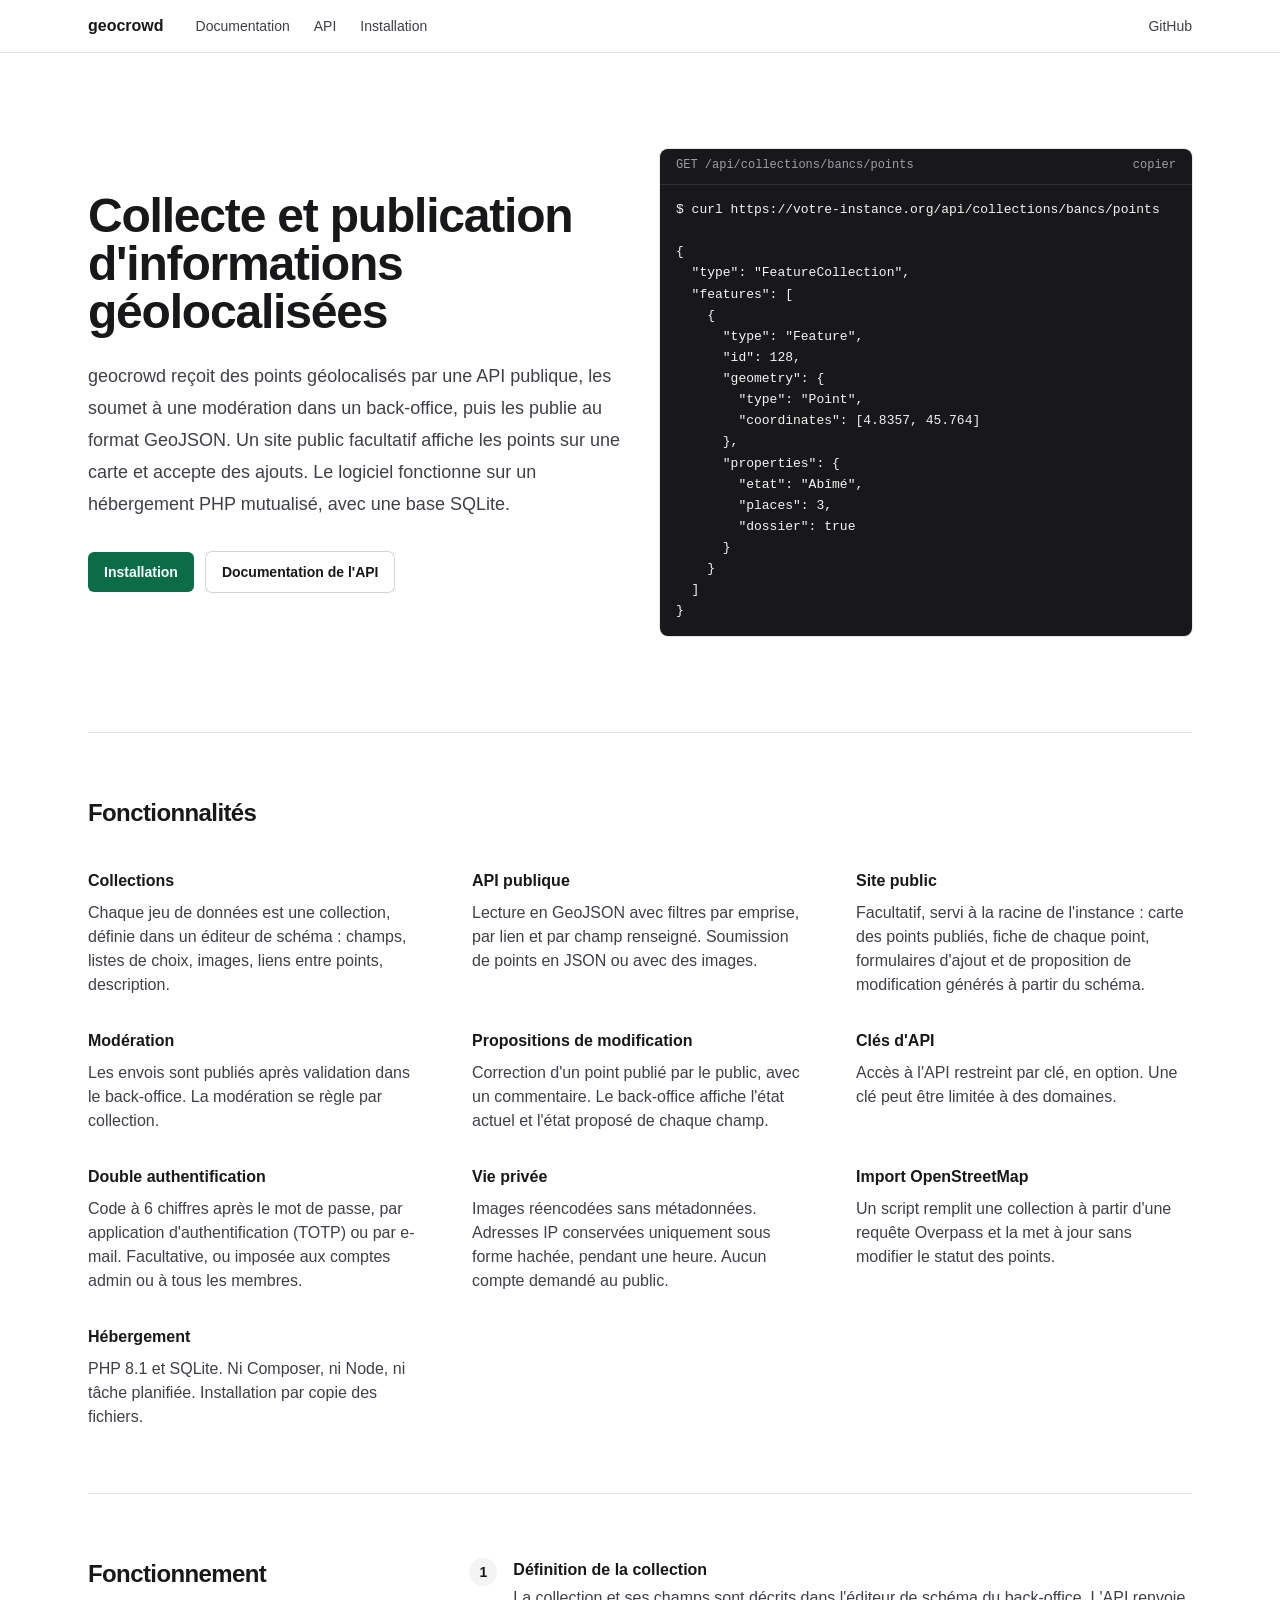
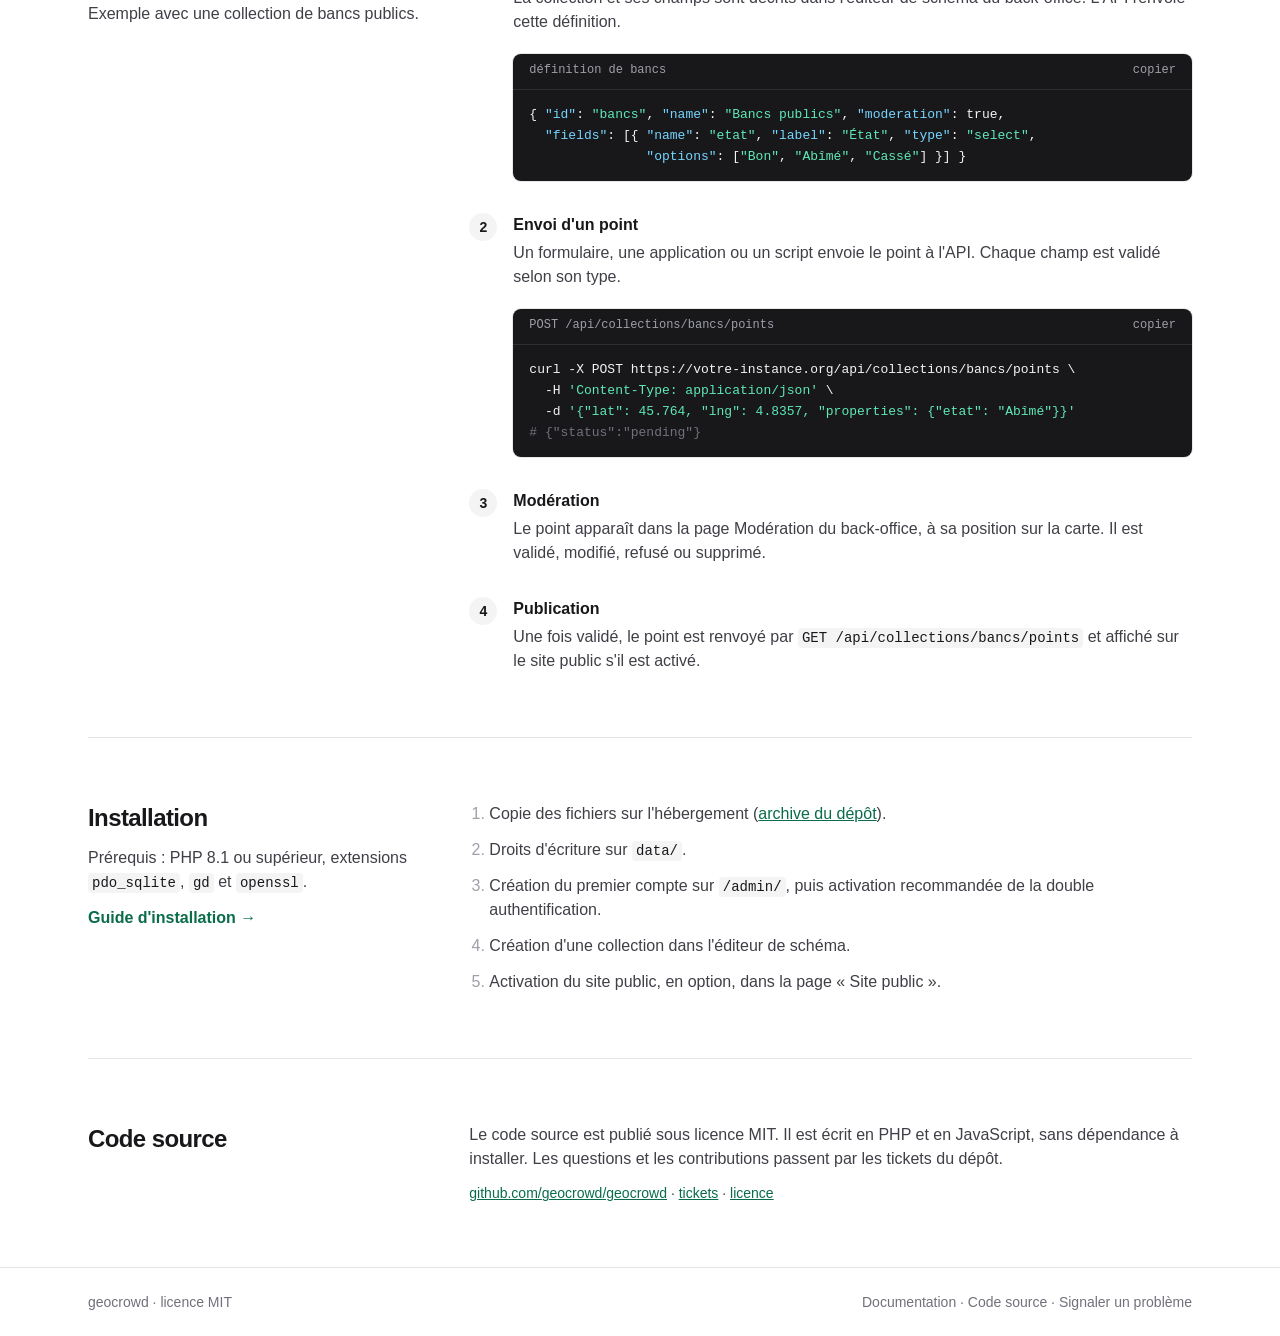
<file: index.html>
<!doctype html>
<html lang="fr">
<head>
  <meta charset="utf-8">
  <meta name="viewport" content="width=device-width, initial-scale=1">
  <title>geocrowd · Collecte et publication d'informations géolocalisées</title>
  <meta name="description" content="geocrowd : logiciel libre de collecte et de publication d'informations géolocalisées. API publique GeoJSON, modération dans un back-office, site public facultatif. PHP 8.1 et SQLite, licence MIT.">
  <meta property="og:type" content="website">
  <meta property="og:locale" content="fr_FR">
  <meta property="og:site_name" content="geocrowd">
  <meta property="og:title" content="Collecte et publication d'informations géolocalisées">
  <meta property="og:description" content="Logiciel libre : API publique GeoJSON, modération dans un back-office, site public facultatif. PHP 8.1 et SQLite, licence MIT.">
  <meta property="og:url" content="https://geocrowd-api.org/">
  <meta name="twitter:card" content="summary">
  <meta name="theme-color" content="#ffffff" media="(prefers-color-scheme: light)">
  <meta name="theme-color" content="#09090b" media="(prefers-color-scheme: dark)">
  <link rel="icon" href="favicon.svg" type="image/svg+xml">
  <link rel="stylesheet" href="style.css">
</head>
<body class="bg-white text-zinc-700 antialiased dark:bg-zinc-950 dark:text-zinc-300">
  <a class="sr-only focus:not-sr-only focus:absolute focus:top-2 focus:left-2 focus:z-50 focus:rounded focus:bg-zinc-900 focus:px-3 focus:py-2 focus:text-white" href="#contenu">Aller au contenu</a>

  <header class="border-b border-zinc-200 dark:border-zinc-800">
    <div class="mx-auto flex max-w-6xl flex-wrap items-center gap-x-8 gap-y-2 px-4 py-3.5 sm:px-6">
      <a class="font-semibold text-zinc-900 dark:text-white" href="./">geocrowd</a>
      <nav class="flex flex-wrap gap-x-6 gap-y-1 text-sm" aria-label="Navigation principale">
        <a class="hover:text-zinc-900 dark:hover:text-white" href="documentation.html">Documentation</a>
        <a class="hover:text-zinc-900 dark:hover:text-white" href="documentation.html#api">API</a>
        <a class="hover:text-zinc-900 dark:hover:text-white" href="documentation.html#installation">Installation</a>
      </nav>
      <a class="ml-auto text-sm hover:text-zinc-900 dark:hover:text-white" href="https://github.com/geocrowd/geocrowd">GitHub</a>
    </div>
  </header>

  <main id="contenu" class="mx-auto max-w-6xl px-4 sm:px-6">
    <section class="grid grid-cols-1 gap-10 py-16 lg:grid-cols-2 lg:items-center lg:py-24">
      <div>
        <h1 class="text-4xl font-bold tracking-tight text-balance text-zinc-900 sm:text-5xl dark:text-white">Collecte et publication d'informations géolocalisées</h1>
        <p class="mt-6 text-lg leading-8">geocrowd reçoit des points géolocalisés par une API publique, les soumet à une modération dans un back-office, puis les publie au format GeoJSON. Un site public facultatif affiche les points sur une carte et accepte des ajouts. Le logiciel fonctionne sur un hébergement PHP mutualisé, avec une base SQLite.</p>
        <div class="mt-8 flex flex-wrap gap-3">
          <a class="rounded-md bg-accent px-4 py-2.5 text-sm font-semibold text-white hover:opacity-90" href="documentation.html#installation">Installation</a>
          <a class="rounded-md px-4 py-2.5 text-sm font-semibold text-zinc-900 ring-1 ring-zinc-300 hover:bg-zinc-50 dark:text-white dark:ring-zinc-700 dark:hover:bg-zinc-900" href="documentation.html#api">Documentation de l'API</a>
        </div>
      </div>
      <div class="code my-0 min-w-0">
        <div class="code-title">GET /api/collections/bancs/points</div>
<pre><code>$ curl https://votre-instance.org/api/collections/bancs/points

{
  "type": "FeatureCollection",
  "features": [
    {
      "type": "Feature",
      "id": 128,
      "geometry": {
        "type": "Point",
        "coordinates": [4.8357, 45.764]
      },
      "properties": {
        "etat": "Abîmé",
        "places": 3,
        "dossier": true
      }
    }
  ]
}</code></pre>
      </div>
    </section>

    <section class="border-t border-zinc-200 py-16 dark:border-zinc-800" aria-labelledby="fonctionnalites">
      <h2 id="fonctionnalites" class="text-2xl font-bold tracking-tight text-zinc-900 dark:text-white">Fonctionnalités</h2>
      <div class="mt-10 grid gap-x-12 gap-y-8 sm:grid-cols-2 lg:grid-cols-3">
        <div>
          <h3 class="font-semibold text-zinc-900 dark:text-white"><a class="hover:text-accent dark:hover:text-accent-dark" href="documentation.html#collections">Collections</a></h3>
          <p class="mt-2">Chaque jeu de données est une collection, définie dans un éditeur de schéma : champs, listes de choix, images, liens entre points, description.</p>
        </div>
        <div>
          <h3 class="font-semibold text-zinc-900 dark:text-white"><a class="hover:text-accent dark:hover:text-accent-dark" href="documentation.html#api">API publique</a></h3>
          <p class="mt-2">Lecture en GeoJSON avec filtres par emprise, par lien et par champ renseigné. Soumission de points en JSON ou avec des images.</p>
        </div>
        <div>
          <h3 class="font-semibold text-zinc-900 dark:text-white"><a class="hover:text-accent dark:hover:text-accent-dark" href="documentation.html#site-public">Site public</a></h3>
          <p class="mt-2">Facultatif, servi à la racine de l'instance : carte des points publiés, fiche de chaque point, formulaires d'ajout et de proposition de modification générés à partir du schéma.</p>
        </div>
        <div>
          <h3 class="font-semibold text-zinc-900 dark:text-white"><a class="hover:text-accent dark:hover:text-accent-dark" href="documentation.html#moderation">Modération</a></h3>
          <p class="mt-2">Les envois sont publiés après validation dans le back-office. La modération se règle par collection.</p>
        </div>
        <div>
          <h3 class="font-semibold text-zinc-900 dark:text-white"><a class="hover:text-accent dark:hover:text-accent-dark" href="documentation.html#ep-modifier">Propositions de modification</a></h3>
          <p class="mt-2">Correction d'un point publié par le public, avec un commentaire. Le back-office affiche l'état actuel et l'état proposé de chaque champ.</p>
        </div>
        <div>
          <h3 class="font-semibold text-zinc-900 dark:text-white"><a class="hover:text-accent dark:hover:text-accent-dark" href="documentation.html#api-auth">Clés d'API</a></h3>
          <p class="mt-2">Accès à l'API restreint par clé, en option. Une clé peut être limitée à des domaines.</p>
        </div>
        <div>
          <h3 class="font-semibold text-zinc-900 dark:text-white"><a class="hover:text-accent dark:hover:text-accent-dark" href="documentation.html#double-authentification">Double authentification</a></h3>
          <p class="mt-2">Code à 6 chiffres après le mot de passe, par application d'authentification (TOTP) ou par e-mail. Facultative, ou imposée aux comptes admin ou à tous les membres.</p>
        </div>
        <div>
          <h3 class="font-semibold text-zinc-900 dark:text-white"><a class="hover:text-accent dark:hover:text-accent-dark" href="documentation.html#securite">Vie privée</a></h3>
          <p class="mt-2">Images réencodées sans métadonnées. Adresses IP conservées uniquement sous forme hachée, pendant une heure. Aucun compte demandé au public.</p>
        </div>
        <div>
          <h3 class="font-semibold text-zinc-900 dark:text-white"><a class="hover:text-accent dark:hover:text-accent-dark" href="documentation.html#osm">Import OpenStreetMap</a></h3>
          <p class="mt-2">Un script remplit une collection à partir d'une requête Overpass et la met à jour sans modifier le statut des points.</p>
        </div>
        <div>
          <h3 class="font-semibold text-zinc-900 dark:text-white"><a class="hover:text-accent dark:hover:text-accent-dark" href="documentation.html#prerequis">Hébergement</a></h3>
          <p class="mt-2">PHP 8.1 et SQLite. Ni Composer, ni Node, ni tâche planifiée. Installation par copie des fichiers.</p>
        </div>
      </div>
    </section>

    <section class="grid grid-cols-1 gap-10 border-t border-zinc-200 py-16 lg:grid-cols-3 dark:border-zinc-800" aria-labelledby="fonctionnement">
      <div>
        <h2 id="fonctionnement" class="text-2xl font-bold tracking-tight text-zinc-900 dark:text-white">Fonctionnement</h2>
        <p class="mt-3">Exemple avec une collection de bancs publics.</p>
      </div>
      <ol class="space-y-8 lg:col-span-2">
        <li class="flex gap-4">
          <span class="flex size-7 flex-none items-center justify-center rounded-full bg-zinc-100 text-sm font-semibold text-zinc-900 dark:bg-zinc-800 dark:text-white">1</span>
          <div class="min-w-0 flex-1">
            <h3 class="font-semibold text-zinc-900 dark:text-white">Définition de la collection</h3>
            <p class="mt-1">La collection et ses champs sont décrits dans l'éditeur de schéma du back-office. L'API renvoie cette définition.</p>
            <div class="code mb-0">
              <div class="code-title">définition de bancs</div>
<pre><code>{ <span class="k">"id"</span>: <span class="s">"bancs"</span>, <span class="k">"name"</span>: <span class="s">"Bancs publics"</span>, <span class="k">"moderation"</span>: true,
  <span class="k">"fields"</span>: [{ <span class="k">"name"</span>: <span class="s">"etat"</span>, <span class="k">"label"</span>: <span class="s">"État"</span>, <span class="k">"type"</span>: <span class="s">"select"</span>,
               <span class="k">"options"</span>: [<span class="s">"Bon"</span>, <span class="s">"Abîmé"</span>, <span class="s">"Cassé"</span>] }] }</code></pre>
            </div>
          </div>
        </li>
        <li class="flex gap-4">
          <span class="flex size-7 flex-none items-center justify-center rounded-full bg-zinc-100 text-sm font-semibold text-zinc-900 dark:bg-zinc-800 dark:text-white">2</span>
          <div class="min-w-0 flex-1">
            <h3 class="font-semibold text-zinc-900 dark:text-white">Envoi d'un point</h3>
            <p class="mt-1">Un formulaire, une application ou un script envoie le point à l'API. Chaque champ est validé selon son type.</p>
            <div class="code mb-0">
              <div class="code-title">POST /api/collections/bancs/points</div>
<pre><code>curl -X POST https://votre-instance.org/api/collections/bancs/points \
  -H <span class="s">'Content-Type: application/json'</span> \
  -d <span class="s">'{"lat": 45.764, "lng": 4.8357, "properties": {"etat": "Abîmé"}}'</span>
<span class="c"># {"status":"pending"}</span></code></pre>
            </div>
          </div>
        </li>
        <li class="flex gap-4">
          <span class="flex size-7 flex-none items-center justify-center rounded-full bg-zinc-100 text-sm font-semibold text-zinc-900 dark:bg-zinc-800 dark:text-white">3</span>
          <div class="min-w-0 flex-1">
            <h3 class="font-semibold text-zinc-900 dark:text-white">Modération</h3>
            <p class="mt-1">Le point apparaît dans la page Modération du back-office, à sa position sur la carte. Il est validé, modifié, refusé ou supprimé.</p>
          </div>
        </li>
        <li class="flex gap-4">
          <span class="flex size-7 flex-none items-center justify-center rounded-full bg-zinc-100 text-sm font-semibold text-zinc-900 dark:bg-zinc-800 dark:text-white">4</span>
          <div class="min-w-0 flex-1">
            <h3 class="font-semibold text-zinc-900 dark:text-white">Publication</h3>
            <p class="mt-1">Une fois validé, le point est renvoyé par <code>GET /api/collections/bancs/points</code> et affiché sur le site public s'il est activé.</p>
          </div>
        </li>
      </ol>
    </section>

    <section class="grid grid-cols-1 gap-10 border-t border-zinc-200 py-16 lg:grid-cols-3 dark:border-zinc-800" aria-labelledby="installation">
      <div>
        <h2 id="installation" class="text-2xl font-bold tracking-tight text-zinc-900 dark:text-white">Installation</h2>
        <p class="mt-3">Prérequis : PHP 8.1 ou supérieur, extensions <code>pdo_sqlite</code>, <code>gd</code> et <code>openssl</code>.</p>
        <p class="mt-3"><a class="font-semibold text-accent hover:underline dark:text-accent-dark" href="documentation.html#installation">Guide d'installation →</a></p>
      </div>
      <ol class="list-decimal space-y-3 pl-5 marker:text-zinc-400 lg:col-span-2">
        <li>Copie des fichiers sur l'hébergement (<a class="text-accent underline dark:text-accent-dark" href="https://github.com/geocrowd/geocrowd/archive/refs/heads/main.zip">archive du dépôt</a>).</li>
        <li>Droits d'écriture sur <code>data/</code>.</li>
        <li>Création du premier compte sur <code>/admin/</code>, puis activation recommandée de la double authentification.</li>
        <li>Création d'une collection dans l'éditeur de schéma.</li>
        <li>Activation du site public, en option, dans la page « Site public ».</li>
      </ol>
    </section>

    <section class="grid grid-cols-1 gap-10 border-t border-zinc-200 py-16 lg:grid-cols-3 dark:border-zinc-800" aria-labelledby="code-source">
      <h2 id="code-source" class="text-2xl font-bold tracking-tight text-zinc-900 dark:text-white">Code source</h2>
      <div class="lg:col-span-2">
        <p>Le code source est publié sous licence MIT. Il est écrit en PHP et en JavaScript, sans dépendance à installer. Les questions et les contributions passent par les tickets du dépôt.</p>
        <p class="mt-3 text-sm"><a class="text-accent underline dark:text-accent-dark" href="https://github.com/geocrowd/geocrowd">github.com/geocrowd/geocrowd</a> · <a class="text-accent underline dark:text-accent-dark" href="https://github.com/geocrowd/geocrowd/issues">tickets</a> · <a class="text-accent underline dark:text-accent-dark" href="https://github.com/geocrowd/geocrowd/blob/main/LICENSE">licence</a></p>
      </div>
    </section>
  </main>

  <footer class="border-t border-zinc-200 dark:border-zinc-800">
    <div class="mx-auto flex max-w-6xl flex-wrap justify-between gap-x-6 gap-y-2 px-4 py-6 text-sm text-zinc-500 sm:px-6">
      <span>geocrowd · <a class="hover:text-zinc-900 dark:hover:text-white" href="https://github.com/geocrowd/geocrowd/blob/main/LICENSE">licence MIT</a></span>
      <span><a class="hover:text-zinc-900 dark:hover:text-white" href="documentation.html">Documentation</a> · <a class="hover:text-zinc-900 dark:hover:text-white" href="https://github.com/geocrowd/geocrowd">Code source</a> · <a class="hover:text-zinc-900 dark:hover:text-white" href="https://github.com/geocrowd/geocrowd/issues">Signaler un problème</a></span>
    </div>
  </footer>

  <script src="site.js" defer></script>
</body>
</html>
</file>
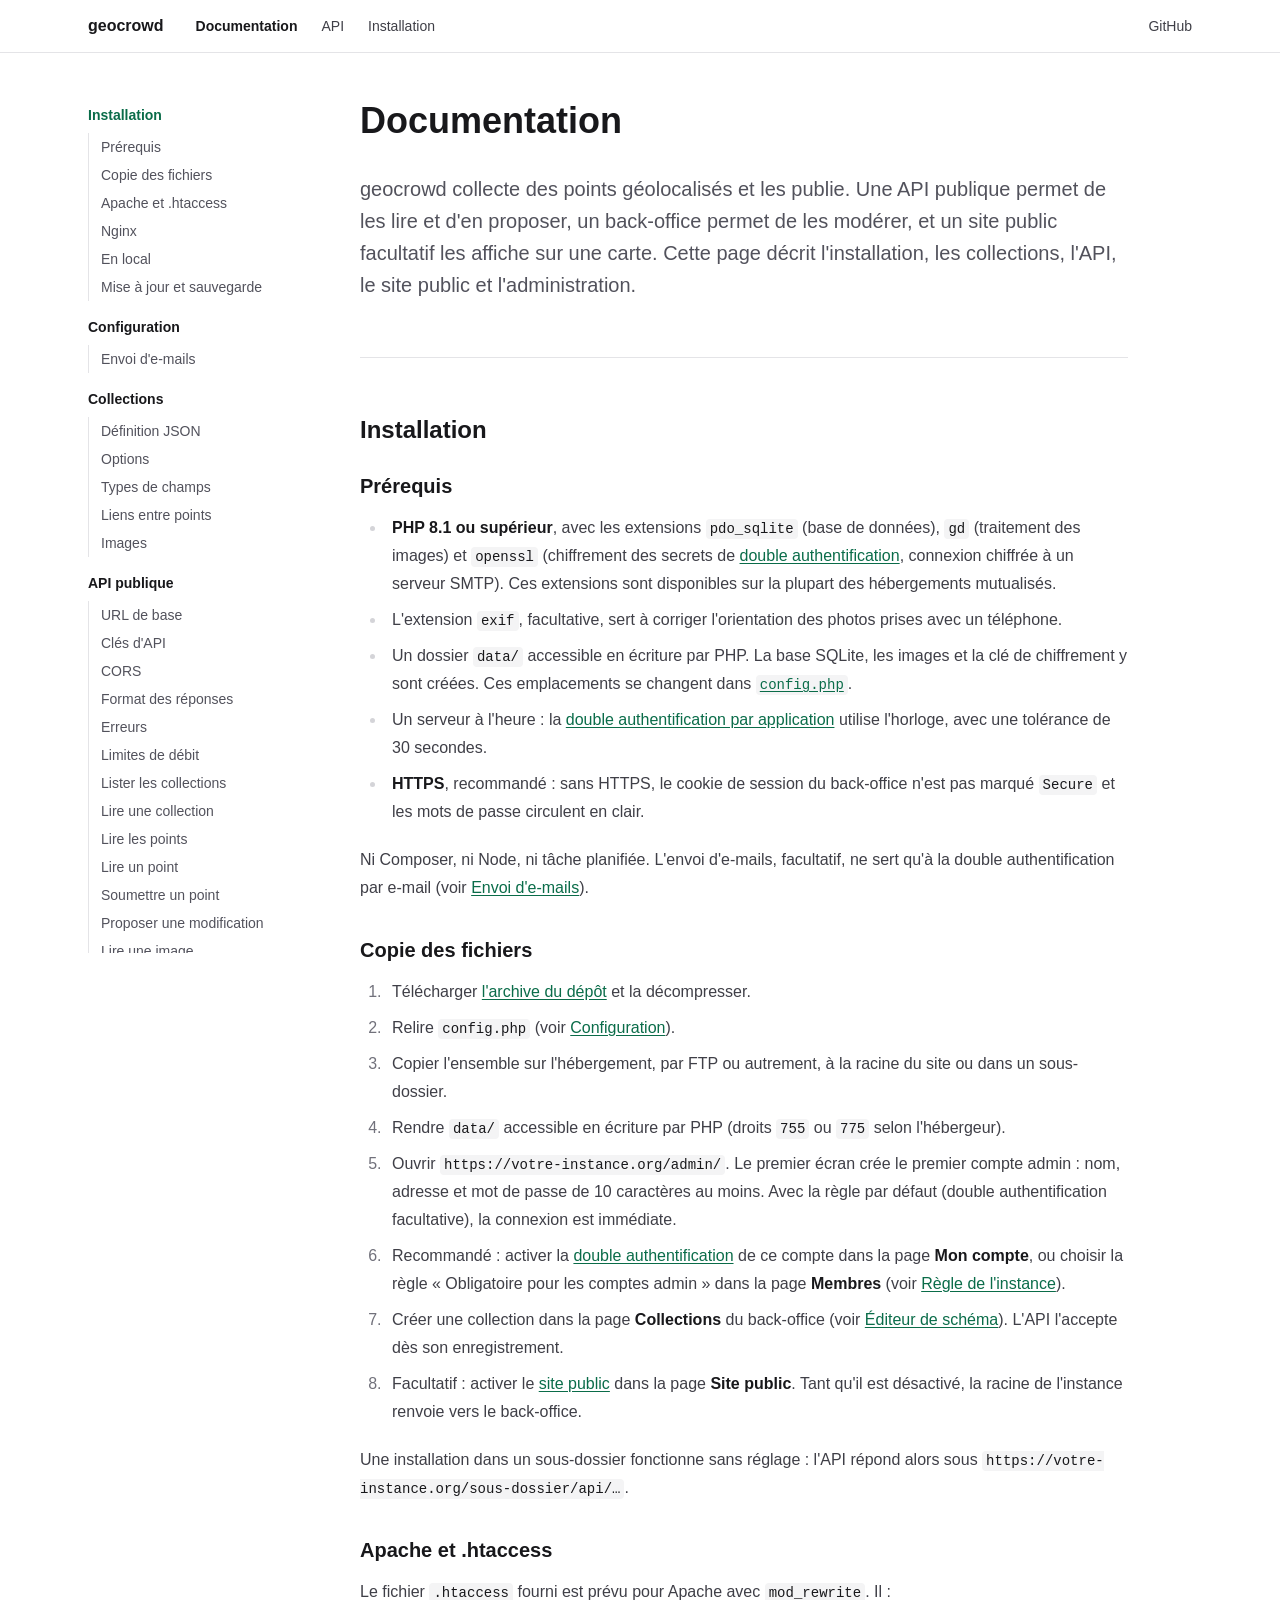
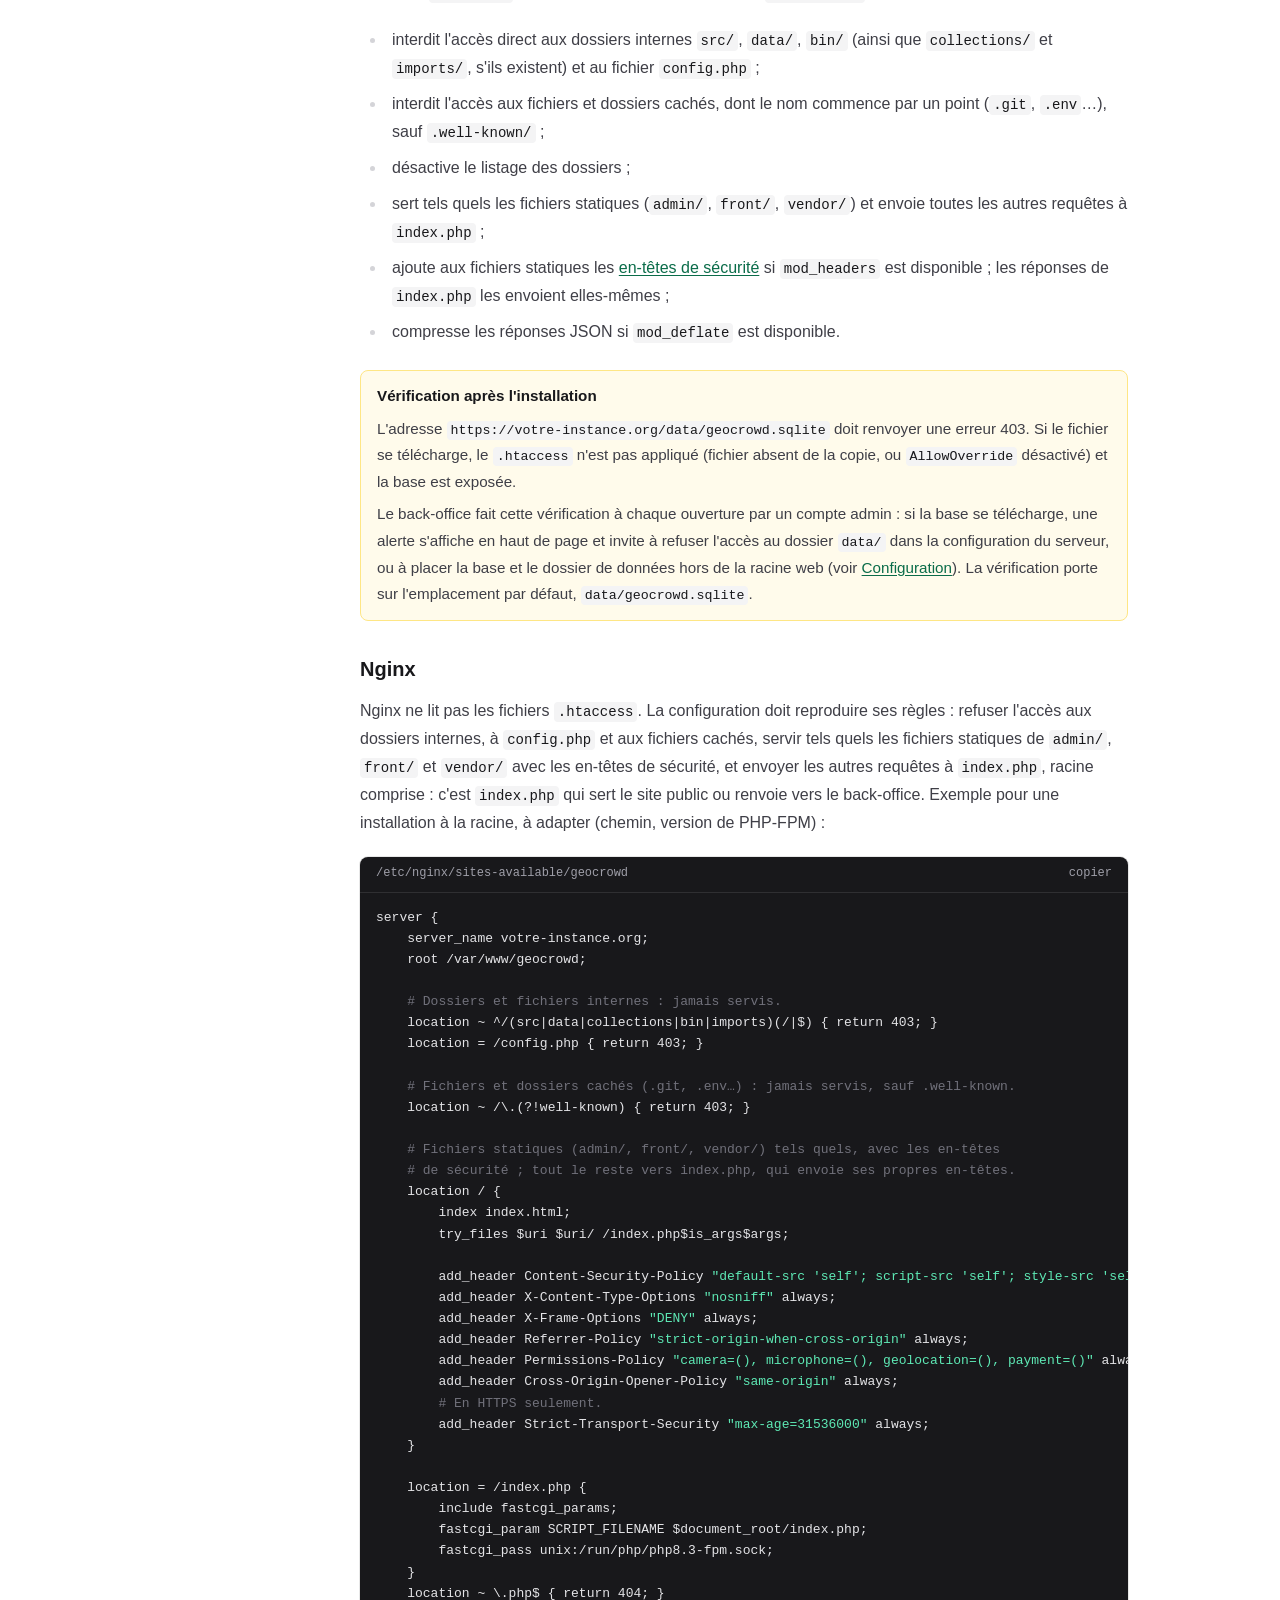
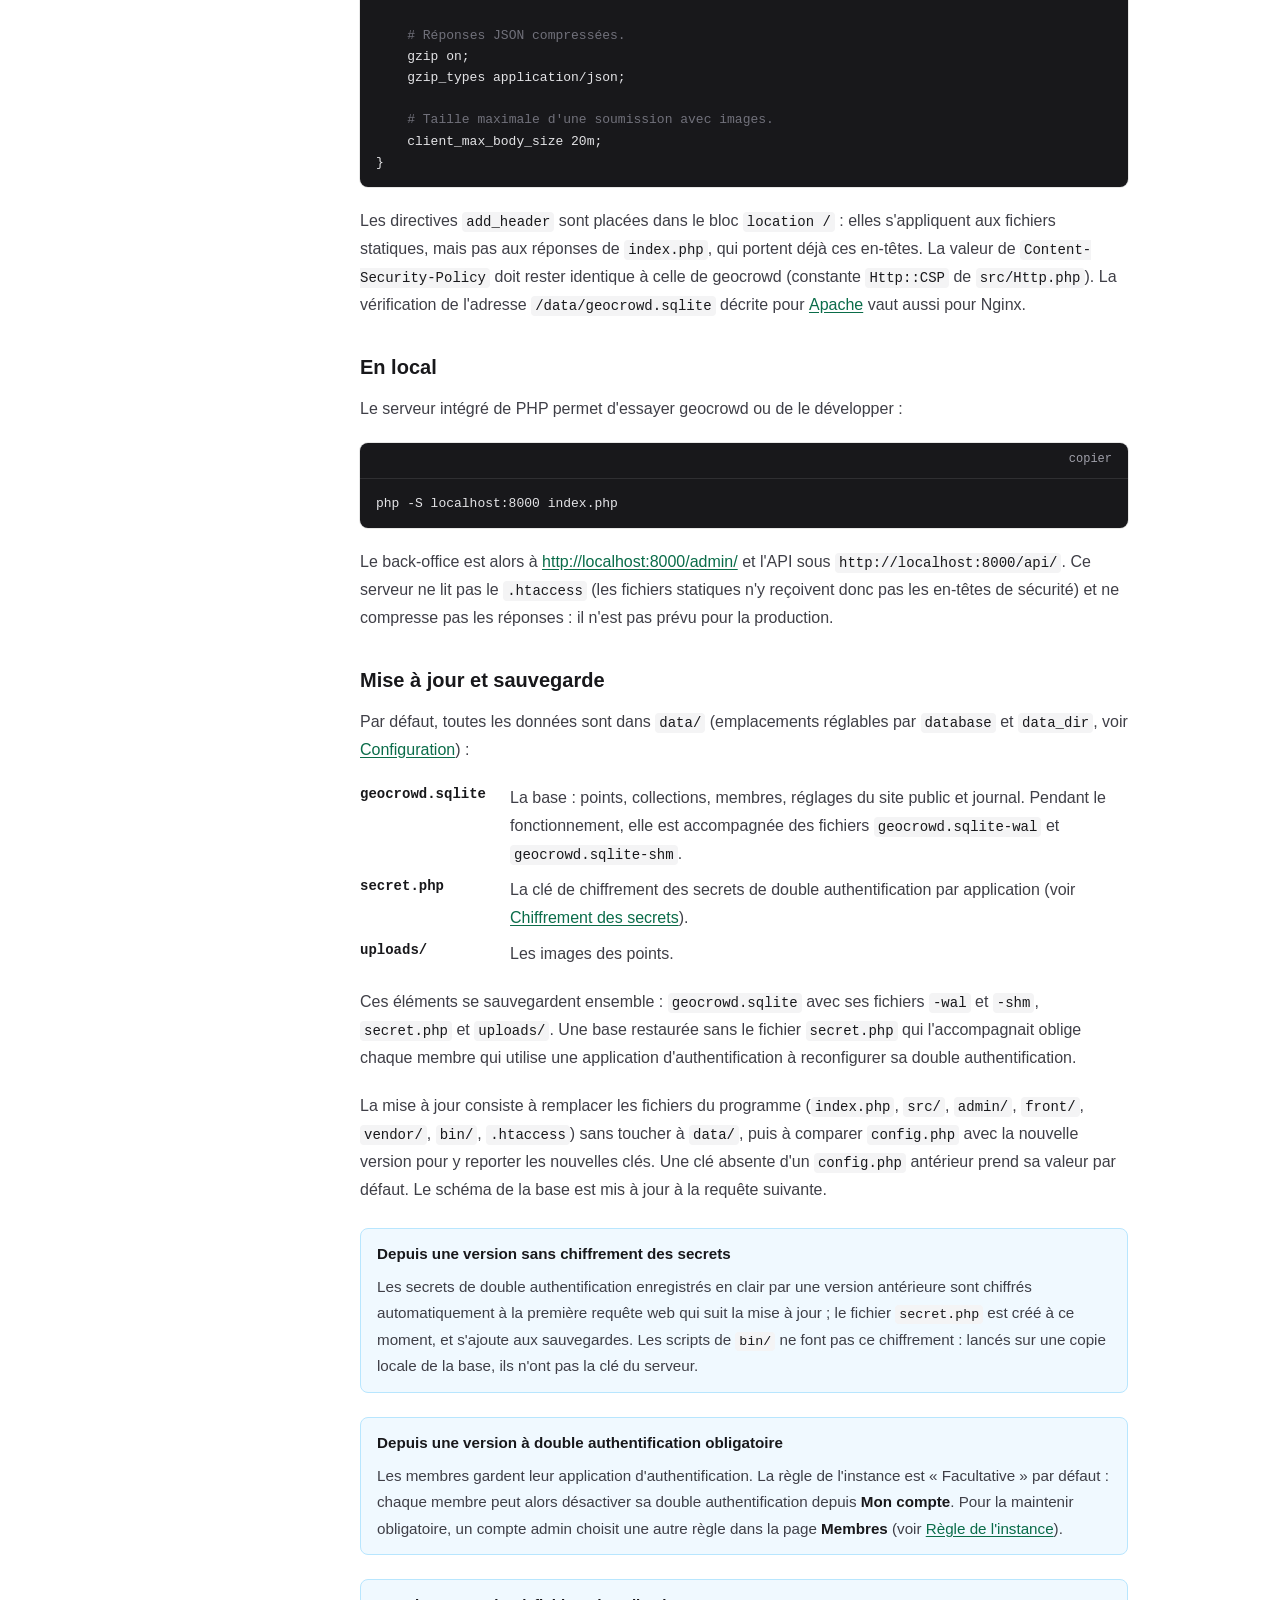
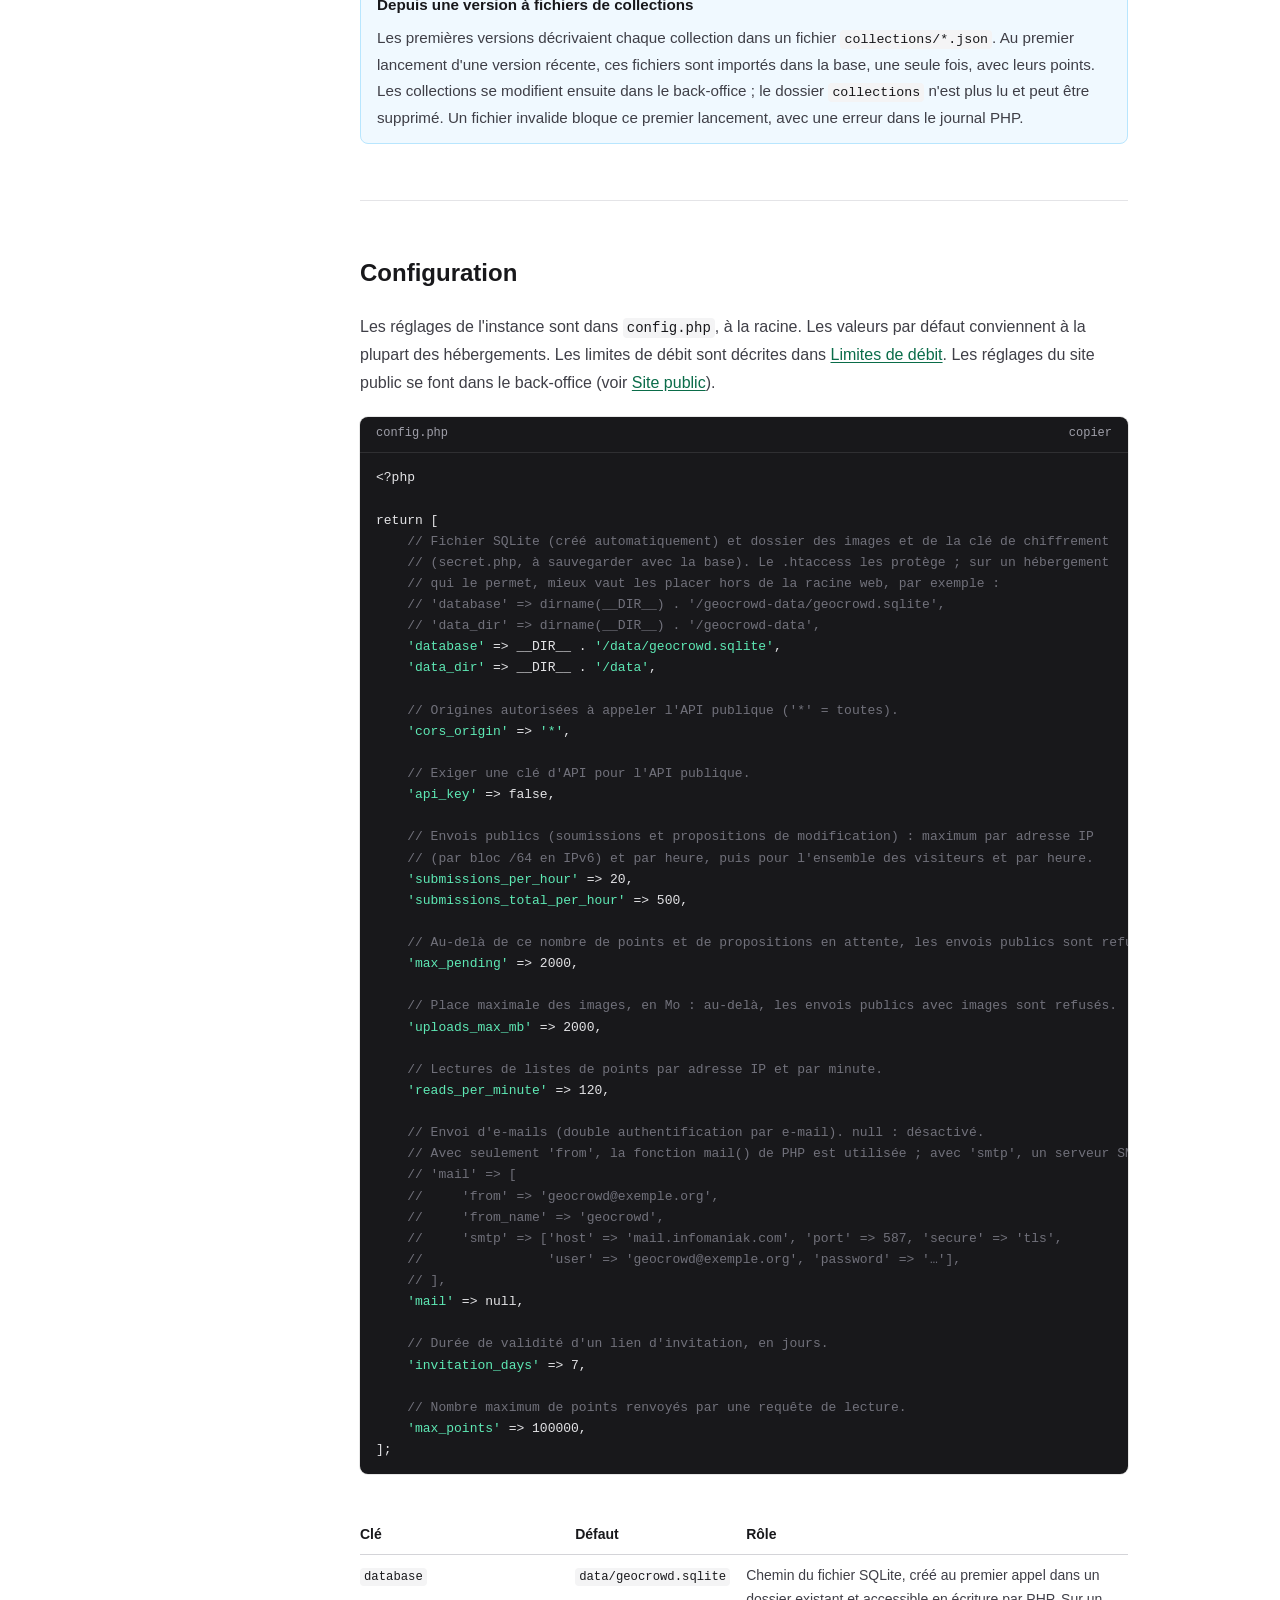
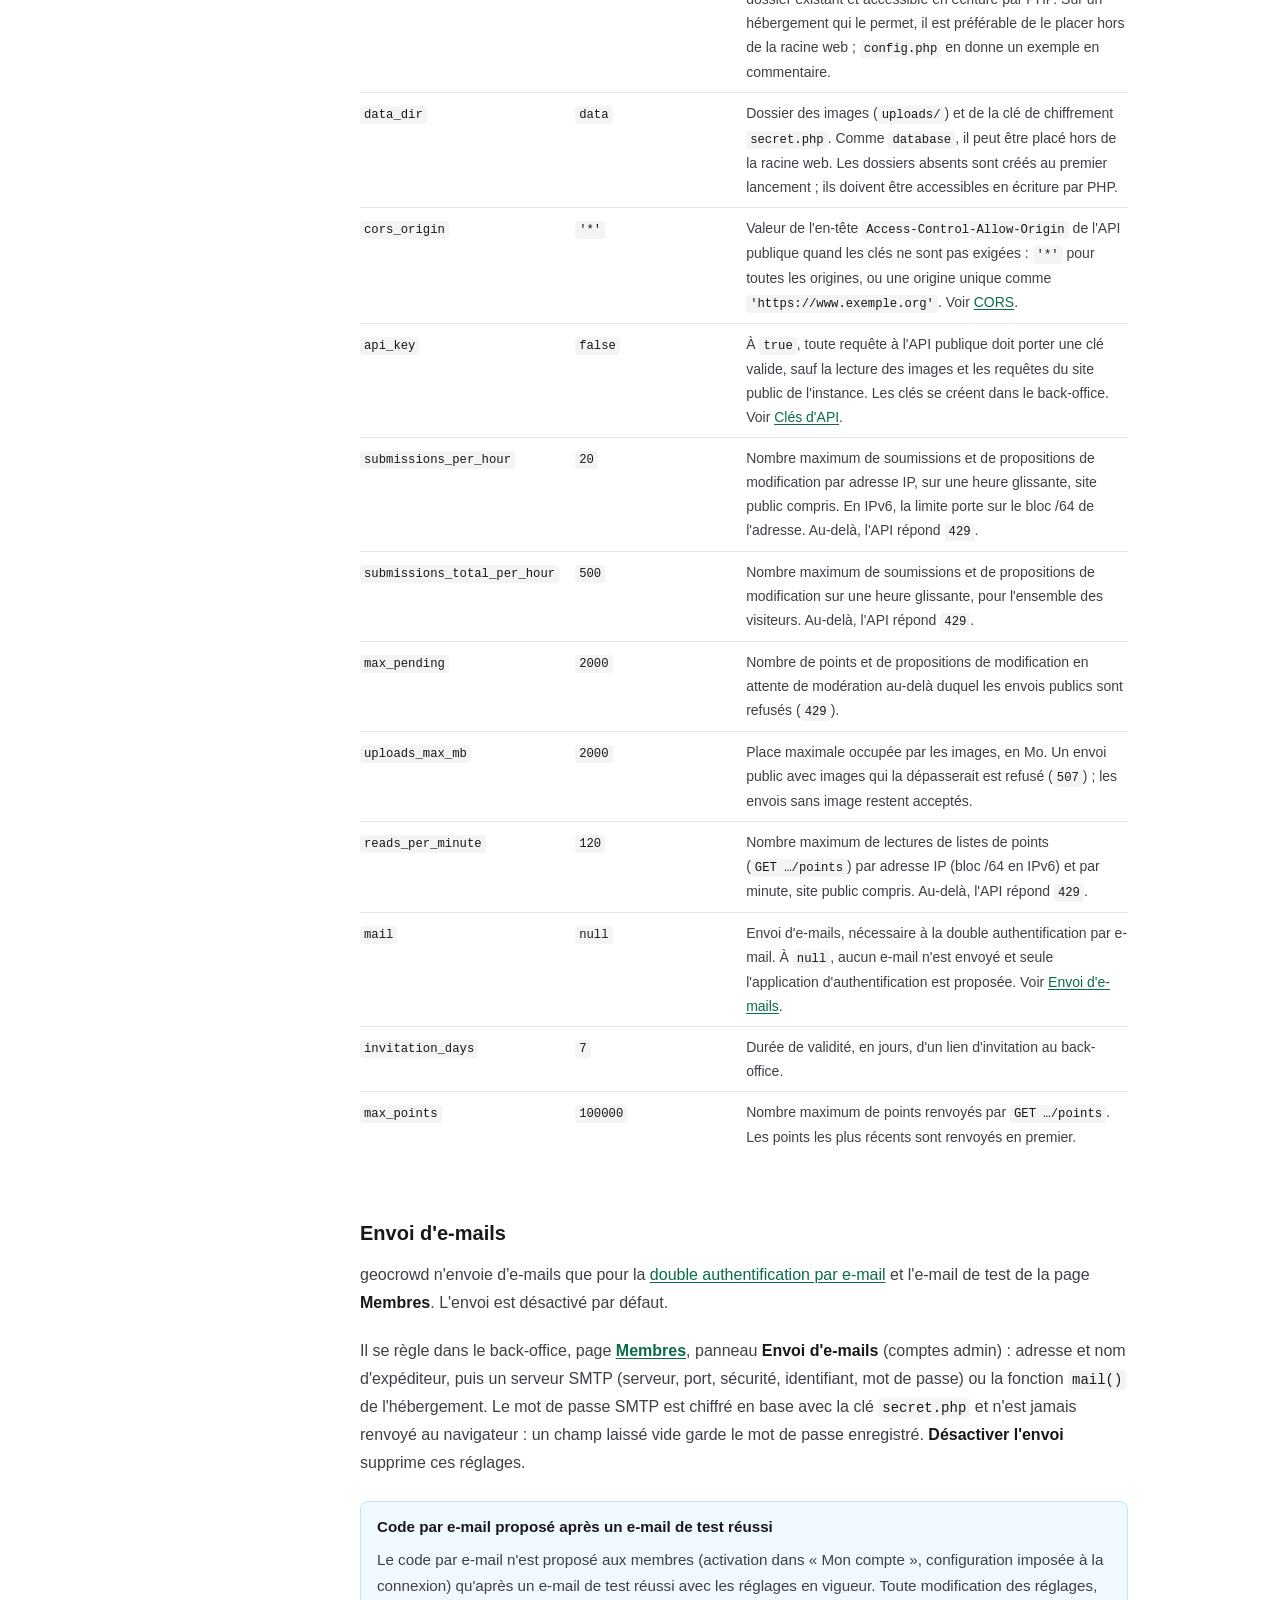
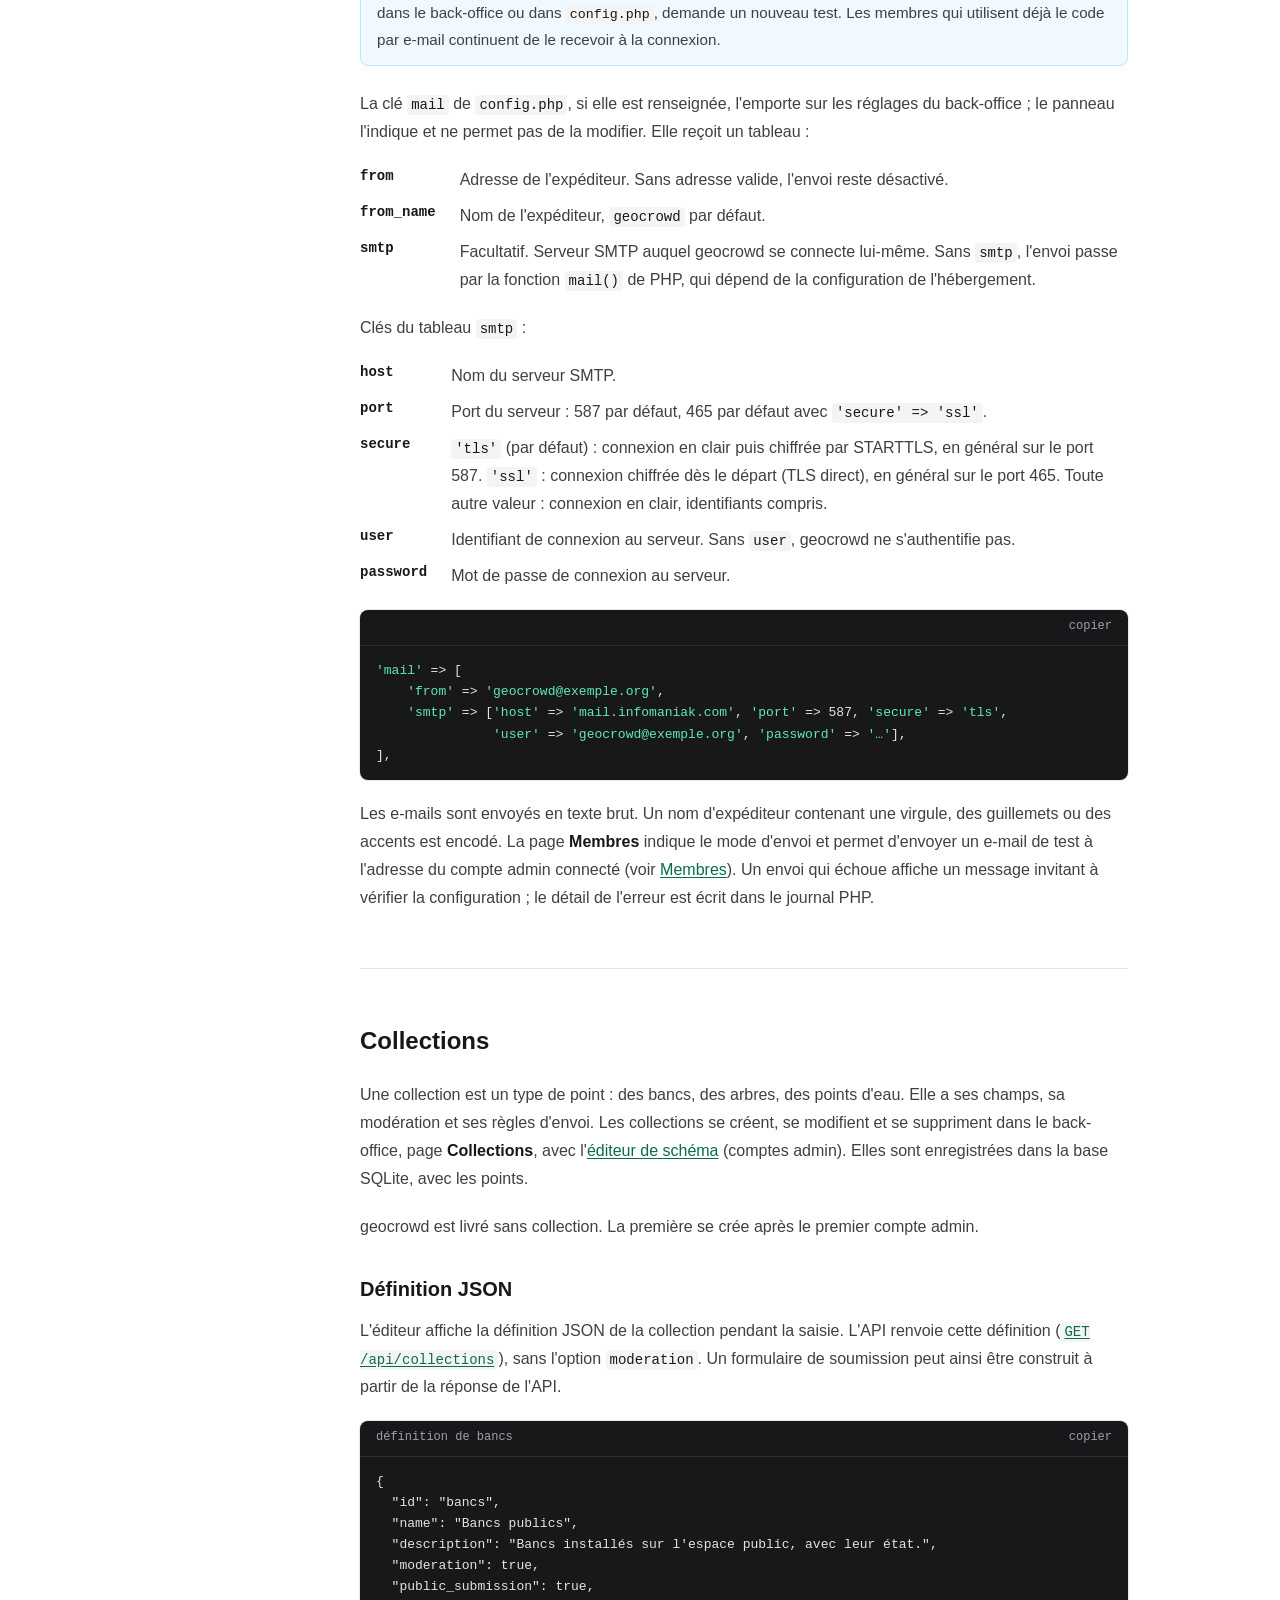
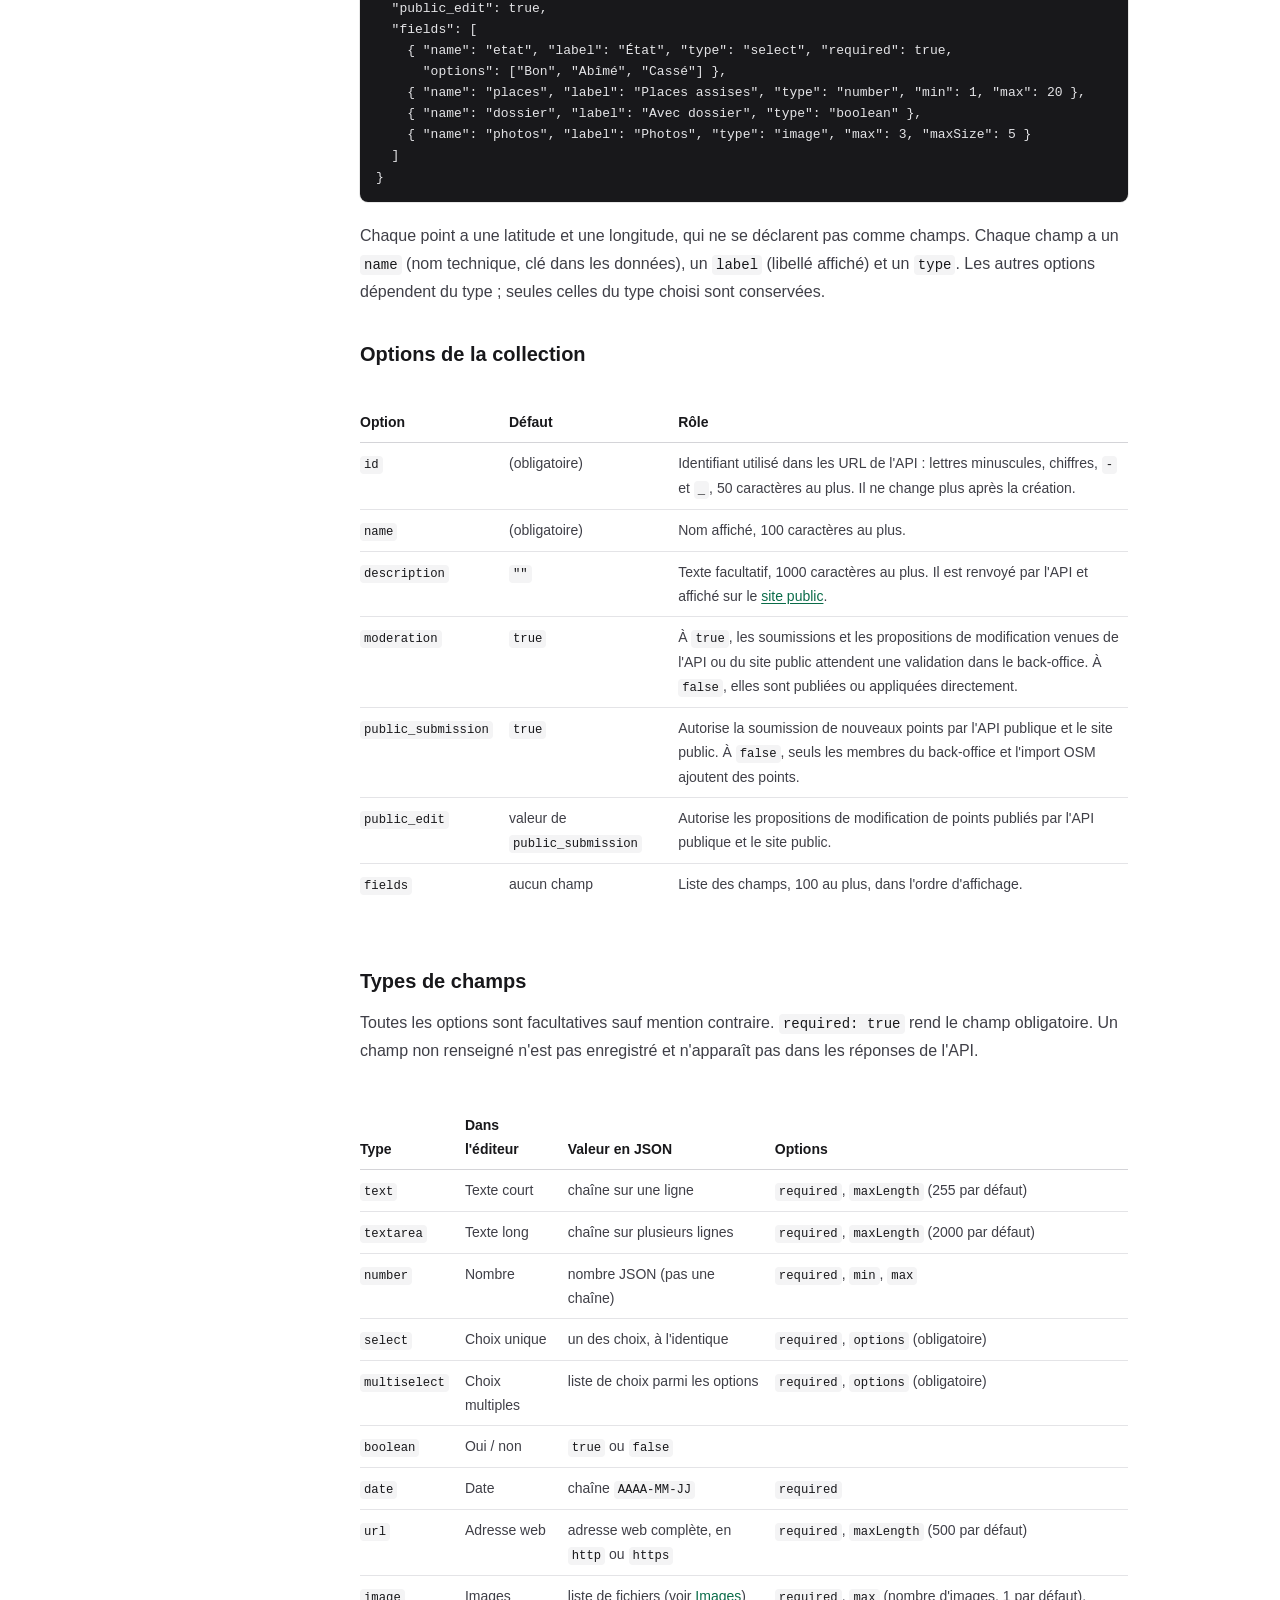
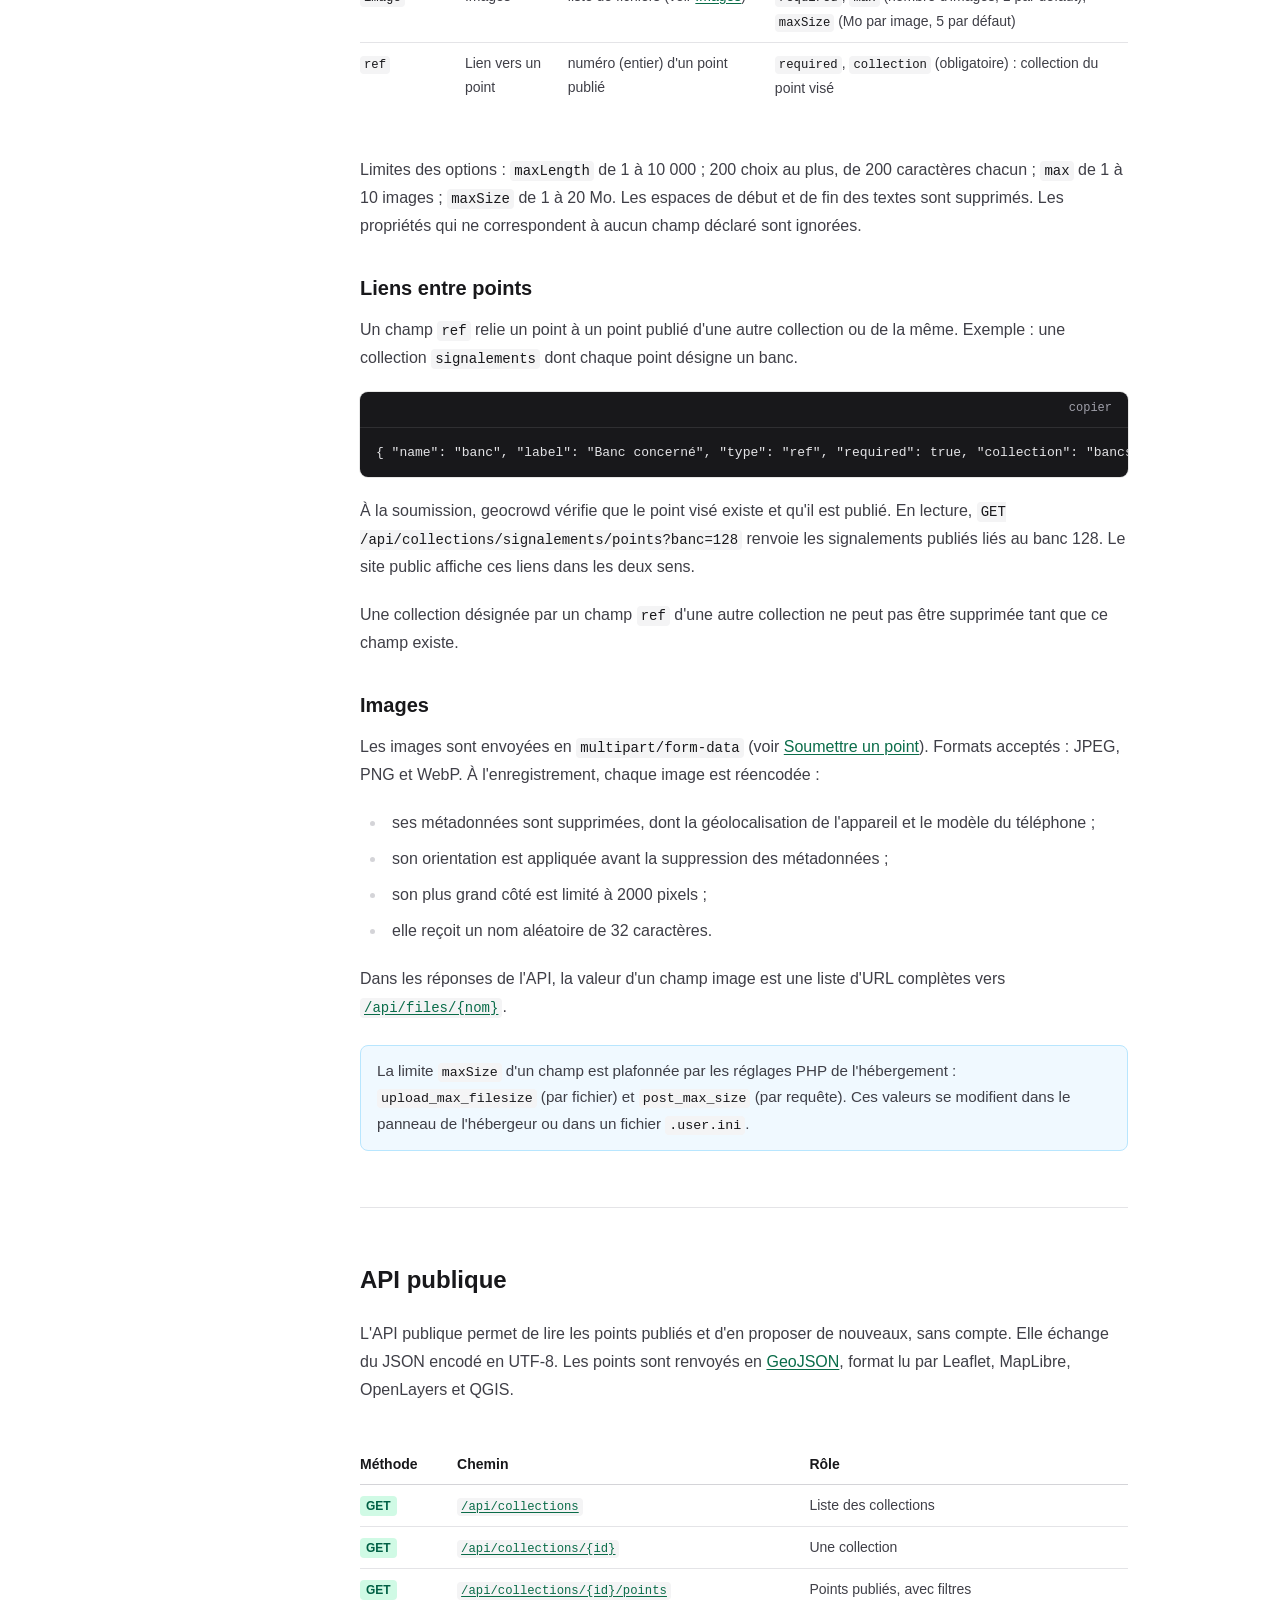
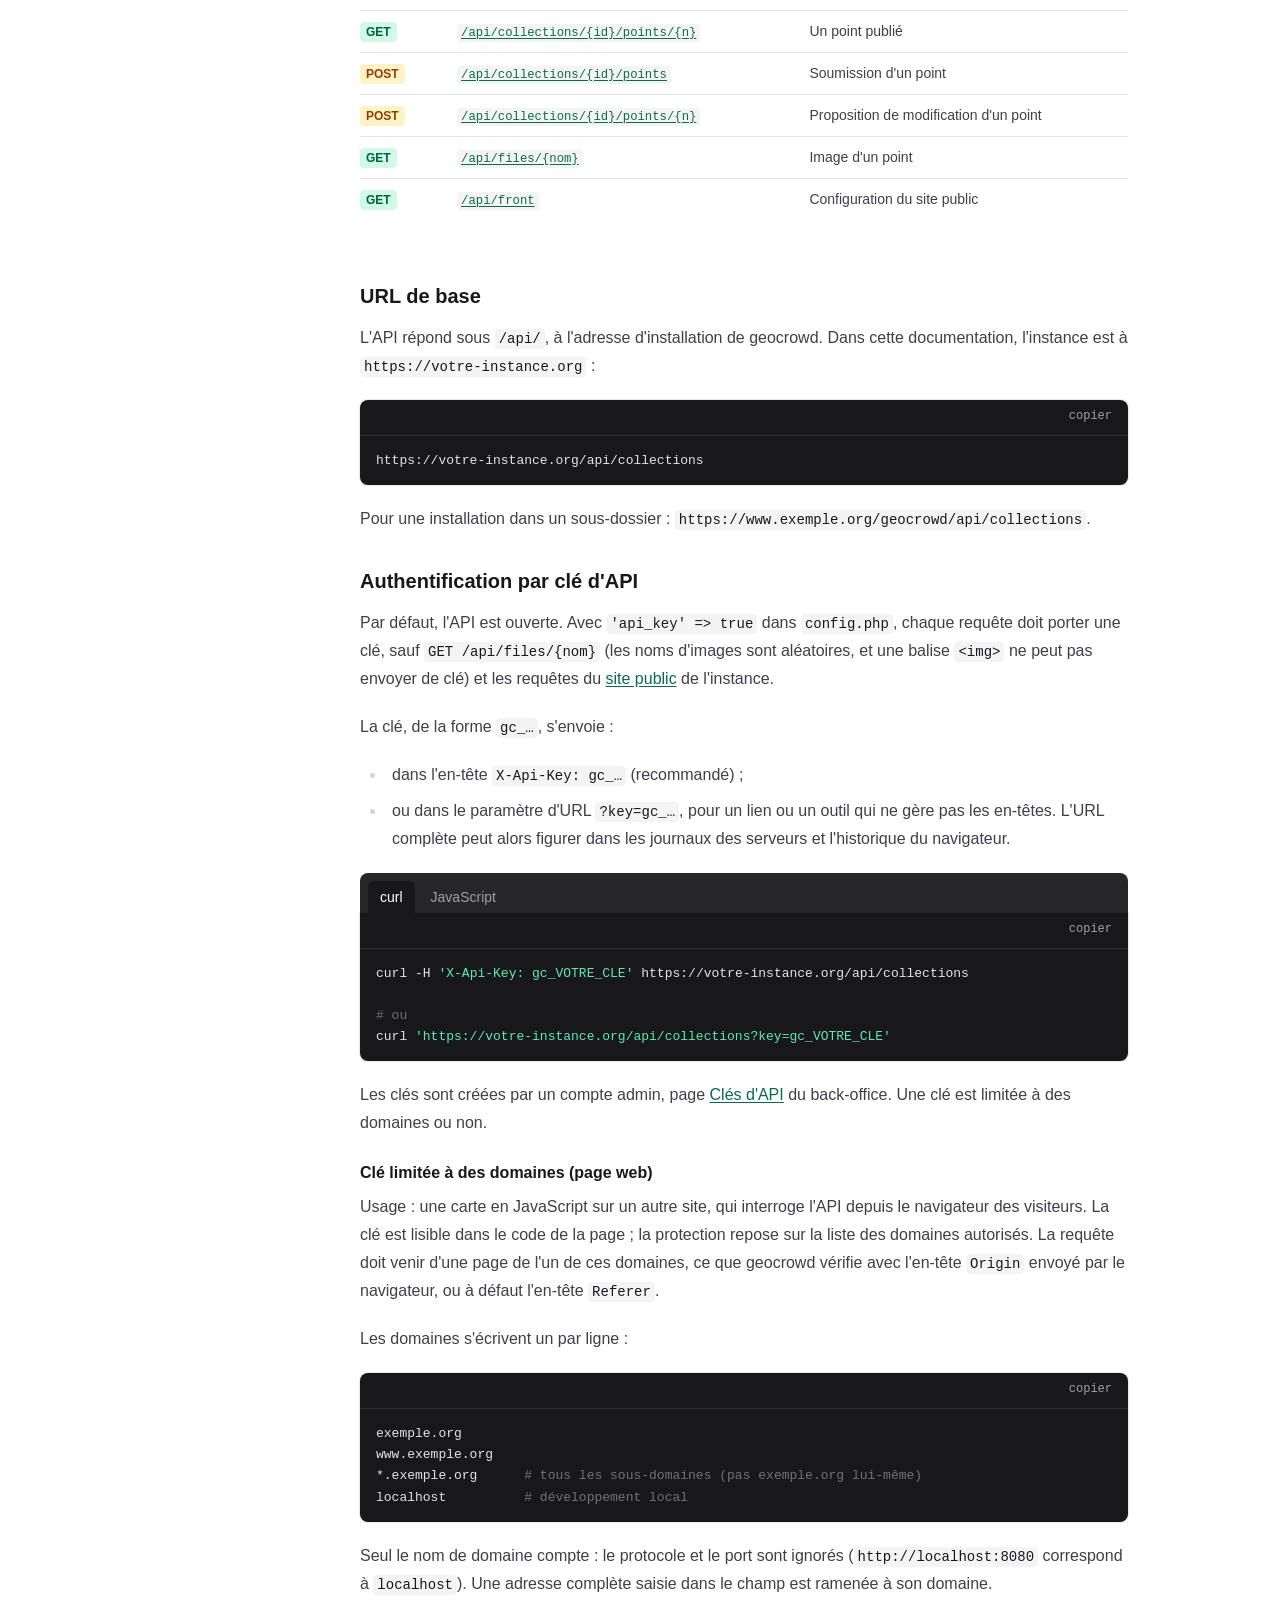
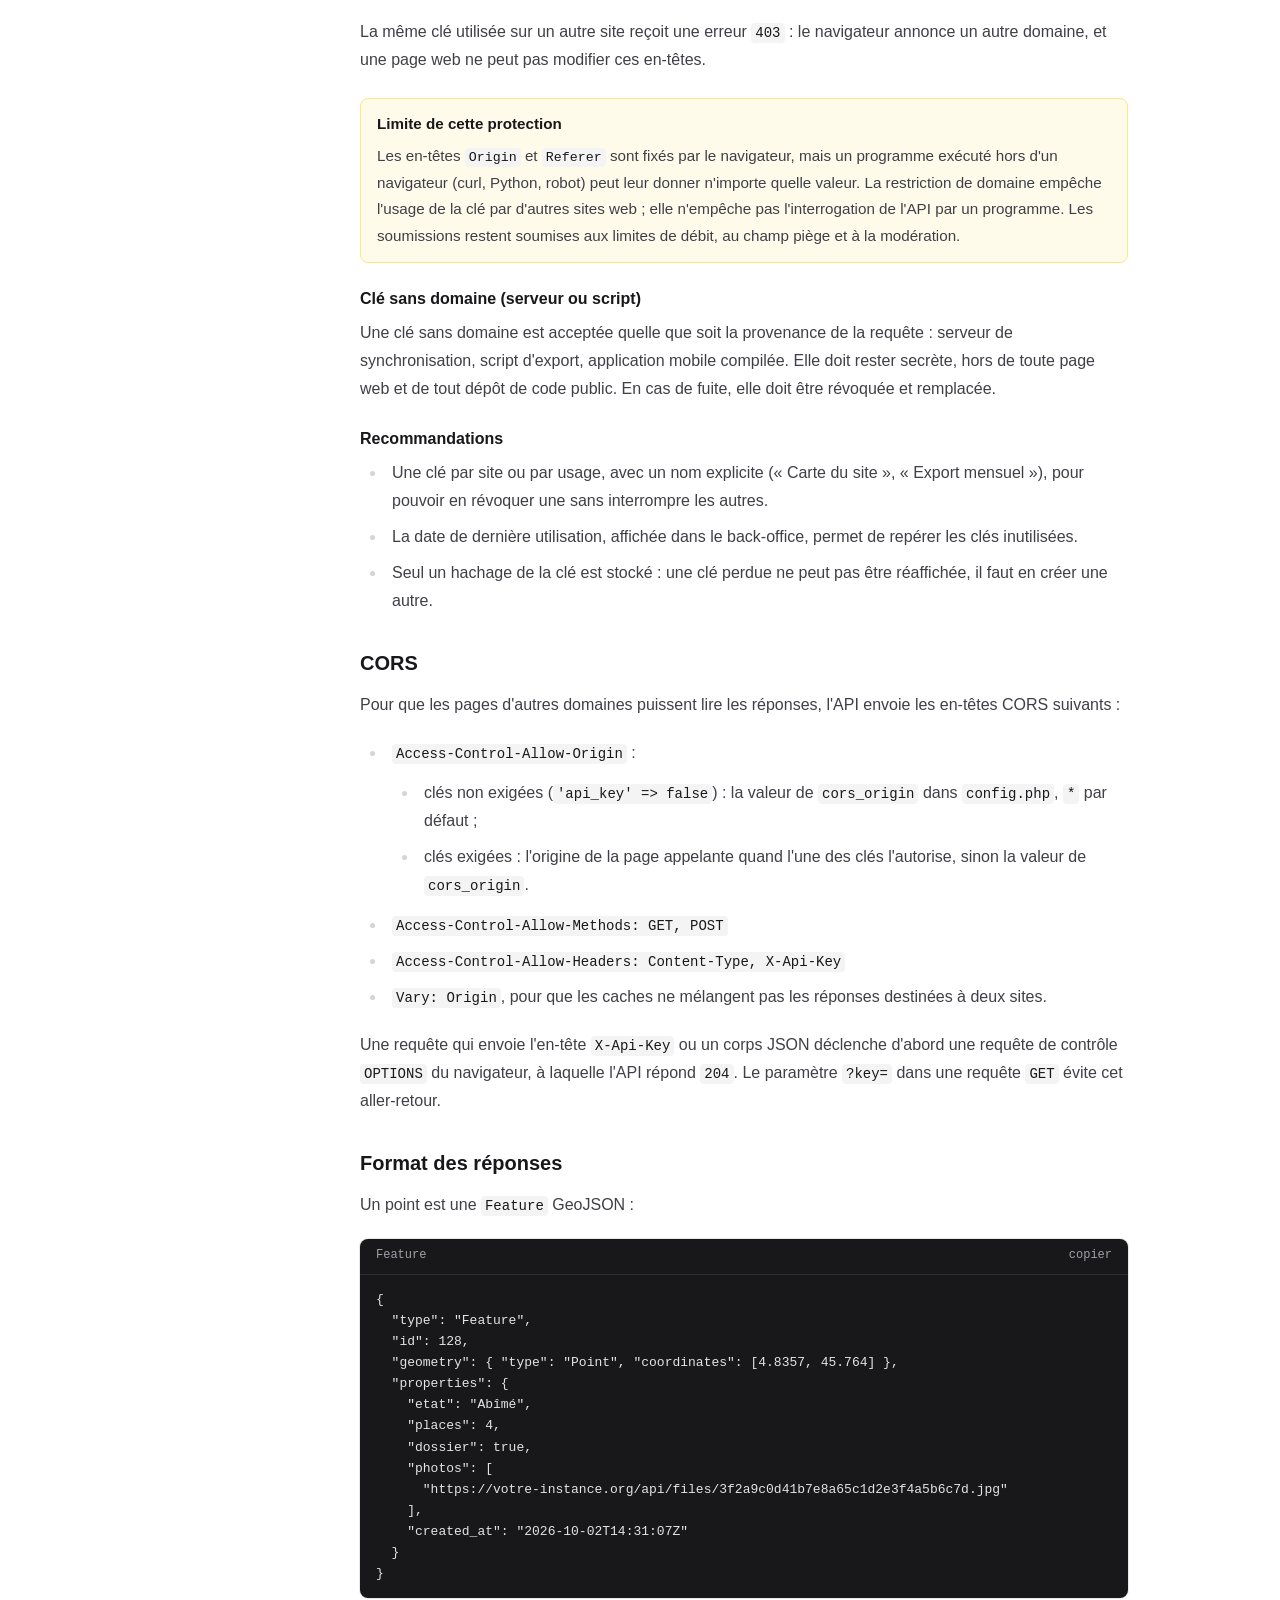
<file: documentation.html>
<!doctype html>
<html lang="fr">
<head>
  <meta charset="utf-8">
  <meta name="viewport" content="width=device-width, initial-scale=1">
  <title>Documentation · geocrowd</title>
  <meta name="description" content="Documentation de geocrowd, logiciel de collecte et de publication d'informations géolocalisées : installation, configuration, collections et éditeur de schéma, API publique GeoJSON, site public, back-office, double authentification, import OpenStreetMap.">
  <meta property="og:type" content="article">
  <meta property="og:locale" content="fr_FR">
  <meta property="og:site_name" content="geocrowd">
  <meta property="og:title" content="Documentation · geocrowd">
  <meta property="og:description" content="Installation, collections, API publique GeoJSON, site public, back-office et administration de geocrowd.">
  <meta property="og:url" content="https://geocrowd-api.org/documentation.html">
  <meta name="twitter:card" content="summary">
  <meta name="theme-color" content="#ffffff" media="(prefers-color-scheme: light)">
  <meta name="theme-color" content="#09090b" media="(prefers-color-scheme: dark)">
  <link rel="icon" href="favicon.svg" type="image/svg+xml">
  <link rel="stylesheet" href="style.css">
</head>
<body class="bg-white text-zinc-700 antialiased dark:bg-zinc-950 dark:text-zinc-300">
  <a class="sr-only focus:not-sr-only focus:absolute focus:top-2 focus:left-2 focus:z-50 focus:rounded focus:bg-zinc-900 focus:px-3 focus:py-2 focus:text-white" href="#contenu">Aller au contenu</a>

  <header class="border-b border-zinc-200 dark:border-zinc-800">
    <div class="mx-auto flex max-w-6xl flex-wrap items-center gap-x-8 gap-y-2 px-4 py-3.5 sm:px-6">
      <a class="font-semibold text-zinc-900 dark:text-white" href="./">geocrowd</a>
      <nav class="flex flex-wrap gap-x-6 gap-y-1 text-sm" aria-label="Navigation principale">
        <a class="font-semibold text-zinc-900 dark:text-white" href="documentation.html" aria-current="page">Documentation</a>
        <a class="hover:text-zinc-900 dark:hover:text-white" href="#api">API</a>
        <a class="hover:text-zinc-900 dark:hover:text-white" href="#installation">Installation</a>
      </nav>
      <a class="ml-auto text-sm hover:text-zinc-900 dark:hover:text-white" href="https://github.com/geocrowd/geocrowd">GitHub</a>
    </div>
  </header>

  <div class="mx-auto grid max-w-6xl grid-cols-1 px-4 sm:px-6 lg:grid-cols-[14rem_minmax(0,1fr)] lg:gap-x-12">
    <nav class="toc sticky top-0 z-10 -mx-4 border-b border-zinc-200 bg-white px-4 text-sm sm:-mx-6 sm:px-6 lg:mx-0 lg:max-h-screen lg:self-start lg:overflow-y-auto lg:border-0 lg:bg-transparent lg:px-0 lg:py-10 dark:border-zinc-800 dark:bg-zinc-950 lg:dark:bg-transparent" aria-label="Sommaire">
      <details open>
        <summary>Sommaire</summary>
        <ol>
          <li><a href="#installation">Installation</a>
            <ol>
              <li><a href="#prerequis">Prérequis</a></li>
              <li><a href="#installation-ftp">Copie des fichiers</a></li>
              <li><a href="#apache">Apache et .htaccess</a></li>
              <li><a href="#nginx">Nginx</a></li>
              <li><a href="#local">En local</a></li>
              <li><a href="#mise-a-jour">Mise à jour et sauvegarde</a></li>
            </ol>
          </li>
          <li><a href="#configuration">Configuration</a>
            <ol>
              <li><a href="#envoi-emails">Envoi d'e-mails</a></li>
            </ol>
          </li>
          <li><a href="#collections">Collections</a>
            <ol>
              <li><a href="#collections-format">Définition JSON</a></li>
              <li><a href="#collections-options">Options</a></li>
              <li><a href="#types-de-champs">Types de champs</a></li>
              <li><a href="#champs-ref">Liens entre points</a></li>
              <li><a href="#images">Images</a></li>
            </ol>
          </li>
          <li><a href="#api">API publique</a>
            <ol>
              <li><a href="#api-base">URL de base</a></li>
              <li><a href="#api-auth">Clés d'API</a></li>
              <li><a href="#api-cors">CORS</a></li>
              <li><a href="#api-format">Format des réponses</a></li>
              <li><a href="#api-erreurs">Erreurs</a></li>
              <li><a href="#api-limites">Limites de débit</a></li>
              <li><a href="#ep-collections">Lister les collections</a></li>
              <li><a href="#ep-collection">Lire une collection</a></li>
              <li><a href="#ep-points">Lire les points</a></li>
              <li><a href="#ep-point">Lire un point</a></li>
              <li><a href="#ep-soumettre">Soumettre un point</a></li>
              <li><a href="#ep-modifier">Proposer une modification</a></li>
              <li><a href="#ep-fichiers">Lire une image</a></li>
              <li><a href="#ep-front">Configuration du site public</a></li>
            </ol>
          </li>
          <li><a href="#leaflet">Exemple : carte Leaflet</a></li>
          <li><a href="#site-public">Site public</a>
            <ol>
              <li><a href="#site-public-reglages">Réglages</a></li>
              <li><a href="#site-public-contenu">Pages et formulaires</a></li>
              <li><a href="#site-public-envois">Ajouts et propositions</a></li>
              <li><a href="#site-public-cles">Clés d'API</a></li>
            </ol>
          </li>
          <li><a href="#back-office">Back-office</a>
            <ol>
              <li><a href="#roles">Rôles</a></li>
              <li><a href="#invitations">Invitations</a></li>
              <li><a href="#membres">Membres</a></li>
              <li><a href="#mon-compte">Mon compte</a></li>
              <li><a href="#moderation">Modération</a></li>
              <li><a href="#modifications">Modifications</a></li>
              <li><a href="#editeur-schema">Éditeur de schéma</a></li>
              <li><a href="#cles-api">Clés d'API</a></li>
              <li><a href="#journal">Journal</a></li>
            </ol>
          </li>
          <li><a href="#double-authentification">Double authentification</a>
            <ol>
              <li><a href="#regle-2fa">Règle de l'instance</a></li>
              <li><a href="#methodes-2fa">Méthodes</a></li>
              <li><a href="#totp-activation">Activation</a></li>
              <li><a href="#connexion-2fa">Connexion</a></li>
              <li><a href="#desactivation-2fa">Désactivation</a></li>
              <li><a href="#codes-de-secours">Codes de secours</a></li>
              <li><a href="#recuperation">Second facteur perdu</a></li>
              <li><a href="#tentatives">Tentatives limitées</a></li>
              <li><a href="#chiffrement-secrets">Chiffrement des secrets</a></li>
            </ol>
          </li>
          <li><a href="#osm">Import OpenStreetMap</a></li>
          <li><a href="#securite">Sécurité et vie privée</a></li>
          <li><a href="#licence">Licence</a></li>
        </ol>
      </details>
    </nav>

    <main class="doc prose prose-zinc min-w-0 max-w-3xl py-10 lg:py-12 dark:prose-invert prose-a:text-accent prose-a:underline-offset-2 dark:prose-a:text-accent-dark prose-code:font-normal prose-code:before:content-none prose-code:after:content-none prose-h2:text-2xl" id="contenu">
      <h1>Documentation</h1>
      <p class="lead">geocrowd collecte des points géolocalisés et les publie. Une API publique permet de les lire et d'en proposer, un back-office permet de les modérer, et un site public facultatif les affiche sur une carte. Cette page décrit l'installation, les collections, l'API, le site public et l'administration.</p>

      <!-- ============================================================ -->
      <section>
        <h2 id="installation">Installation</h2>

        <h3 id="prerequis">Prérequis</h3>
        <ul>
          <li><strong>PHP 8.1 ou supérieur</strong>, avec les extensions <code>pdo_sqlite</code> (base de données), <code>gd</code> (traitement des images) et <code>openssl</code> (chiffrement des secrets de <a href="#chiffrement-secrets">double authentification</a>, connexion chiffrée à un serveur SMTP). Ces extensions sont disponibles sur la plupart des hébergements mutualisés.</li>
          <li>L'extension <code>exif</code>, facultative, sert à corriger l'orientation des photos prises avec un téléphone.</li>
          <li>Un dossier <code>data/</code> accessible en écriture par PHP. La base SQLite, les images et la clé de chiffrement y sont créées. Ces emplacements se changent dans <a href="#configuration"><code>config.php</code></a>.</li>
          <li>Un serveur à l'heure : la <a href="#methodes-2fa">double authentification par application</a> utilise l'horloge, avec une tolérance de 30 secondes.</li>
          <li><strong>HTTPS</strong>, recommandé : sans HTTPS, le cookie de session du back-office n'est pas marqué <code>Secure</code> et les mots de passe circulent en clair.</li>
        </ul>
        <p>Ni Composer, ni Node, ni tâche planifiée. L'envoi d'e-mails, facultatif, ne sert qu'à la double authentification par e-mail (voir <a href="#envoi-emails">Envoi d'e-mails</a>).</p>

        <h3 id="installation-ftp">Copie des fichiers</h3>
        <ol>
          <li>Télécharger <a href="https://github.com/geocrowd/geocrowd/archive/refs/heads/main.zip">l'archive du dépôt</a> et la décompresser.</li>
          <li>Relire <code>config.php</code> (voir <a href="#configuration">Configuration</a>).</li>
          <li>Copier l'ensemble sur l'hébergement, par FTP ou autrement, à la racine du site ou dans un sous-dossier.</li>
          <li>Rendre <code>data/</code> accessible en écriture par PHP (droits <code>755</code> ou <code>775</code> selon l'hébergeur).</li>
          <li>Ouvrir <code>https://votre-instance.org/admin/</code>. Le premier écran crée le premier compte admin : nom, adresse et mot de passe de 10 caractères au moins. Avec la règle par défaut (double authentification facultative), la connexion est immédiate.</li>
          <li>Recommandé : activer la <a href="#double-authentification">double authentification</a> de ce compte dans la page <strong>Mon compte</strong>, ou choisir la règle « Obligatoire pour les comptes admin » dans la page <strong>Membres</strong> (voir <a href="#regle-2fa">Règle de l'instance</a>).</li>
          <li>Créer une collection dans la page <strong>Collections</strong> du back-office (voir <a href="#editeur-schema">Éditeur de schéma</a>). L'API l'accepte dès son enregistrement.</li>
          <li>Facultatif : activer le <a href="#site-public">site public</a> dans la page <strong>Site public</strong>. Tant qu'il est désactivé, la racine de l'instance renvoie vers le back-office.</li>
        </ol>
        <p>Une installation dans un sous-dossier fonctionne sans réglage : l'API répond alors sous <code>https://votre-instance.org/sous-dossier/api/…</code>.</p>

        <h3 id="apache">Apache et .htaccess</h3>
        <p>Le fichier <code>.htaccess</code> fourni est prévu pour Apache avec <code>mod_rewrite</code>. Il :</p>
        <ul>
          <li>interdit l'accès direct aux dossiers internes <code>src/</code>, <code>data/</code>, <code>bin/</code> (ainsi que <code>collections/</code> et <code>imports/</code>, s'ils existent) et au fichier <code>config.php</code> ;</li>
          <li>interdit l'accès aux fichiers et dossiers cachés, dont le nom commence par un point (<code>.git</code>, <code>.env</code>…), sauf <code>.well-known/</code> ;</li>
          <li>désactive le listage des dossiers ;</li>
          <li>sert tels quels les fichiers statiques (<code>admin/</code>, <code>front/</code>, <code>vendor/</code>) et envoie toutes les autres requêtes à <code>index.php</code> ;</li>
          <li>ajoute aux fichiers statiques les <a href="#securite-en-tetes">en-têtes de sécurité</a> si <code>mod_headers</code> est disponible ; les réponses de <code>index.php</code> les envoient elles-mêmes ;</li>
          <li>compresse les réponses JSON si <code>mod_deflate</code> est disponible.</li>
        </ul>
        <div class="warn">
          <strong>Vérification après l'installation</strong>
          <p>L'adresse <code>https://votre-instance.org/data/geocrowd.sqlite</code> doit renvoyer une erreur 403. Si le fichier se télécharge, le <code>.htaccess</code> n'est pas appliqué (fichier absent de la copie, ou <code>AllowOverride</code> désactivé) et la base est exposée.</p>
          <p>Le back-office fait cette vérification à chaque ouverture par un compte admin : si la base se télécharge, une alerte s'affiche en haut de page et invite à refuser l'accès au dossier <code>data/</code> dans la configuration du serveur, ou à placer la base et le dossier de données hors de la racine web (voir <a href="#configuration">Configuration</a>). La vérification porte sur l'emplacement par défaut, <code>data/geocrowd.sqlite</code>.</p>
        </div>

        <h3 id="nginx">Nginx</h3>
        <p>Nginx ne lit pas les fichiers <code>.htaccess</code>. La configuration doit reproduire ses règles : refuser l'accès aux dossiers internes, à <code>config.php</code> et aux fichiers cachés, servir tels quels les fichiers statiques de <code>admin/</code>, <code>front/</code> et <code>vendor/</code> avec les en-têtes de sécurité, et envoyer les autres requêtes à <code>index.php</code>, racine comprise : c'est <code>index.php</code> qui sert le site public ou renvoie vers le back-office. Exemple pour une installation à la racine, à adapter (chemin, version de PHP-FPM) :</p>
        <div class="code">
          <div class="code-title">/etc/nginx/sites-available/geocrowd</div>
<pre><code>server {
    server_name votre-instance.org;
    root /var/www/geocrowd;

    <span class="c"># Dossiers et fichiers internes : jamais servis.</span>
    location ~ ^/(src|data|collections|bin|imports)(/|$) { return 403; }
    location = /config.php { return 403; }

    <span class="c"># Fichiers et dossiers cachés (.git, .env…) : jamais servis, sauf .well-known.</span>
    location ~ /\.(?!well-known) { return 403; }

    <span class="c"># Fichiers statiques (admin/, front/, vendor/) tels quels, avec les en-têtes</span>
    <span class="c"># de sécurité ; tout le reste vers index.php, qui envoie ses propres en-têtes.</span>
    location / {
        index index.html;
        try_files $uri $uri/ /index.php$is_args$args;

        add_header Content-Security-Policy <span class="s">"default-src 'self'; script-src 'self'; style-src 'self'; img-src 'self' data: blob: https://tile.openstreetmap.org; font-src 'self'; connect-src 'self' https://nominatim.openstreetmap.org; object-src 'none'; base-uri 'self'; form-action 'self'; frame-ancestors 'none'"</span> always;
        add_header X-Content-Type-Options <span class="s">"nosniff"</span> always;
        add_header X-Frame-Options <span class="s">"DENY"</span> always;
        add_header Referrer-Policy <span class="s">"strict-origin-when-cross-origin"</span> always;
        add_header Permissions-Policy <span class="s">"camera=(), microphone=(), geolocation=(), payment=()"</span> always;
        add_header Cross-Origin-Opener-Policy <span class="s">"same-origin"</span> always;
        <span class="c"># En HTTPS seulement.</span>
        add_header Strict-Transport-Security <span class="s">"max-age=31536000"</span> always;
    }

    location = /index.php {
        include fastcgi_params;
        fastcgi_param SCRIPT_FILENAME $document_root/index.php;
        fastcgi_pass unix:/run/php/php8.3-fpm.sock;
    }
    location ~ \.php$ { return 404; }

    <span class="c"># Réponses JSON compressées.</span>
    gzip on;
    gzip_types application/json;

    <span class="c"># Taille maximale d'une soumission avec images.</span>
    client_max_body_size 20m;
}</code></pre>
        </div>
        <p>Les directives <code>add_header</code> sont placées dans le bloc <code>location /</code> : elles s'appliquent aux fichiers statiques, mais pas aux réponses de <code>index.php</code>, qui portent déjà ces en-têtes. La valeur de <code>Content-Security-Policy</code> doit rester identique à celle de geocrowd (constante <code>Http::CSP</code> de <code>src/Http.php</code>). La vérification de l'adresse <code>/data/geocrowd.sqlite</code> décrite pour <a href="#apache">Apache</a> vaut aussi pour Nginx.</p>

        <h3 id="local">En local</h3>
        <p>Le serveur intégré de PHP permet d'essayer geocrowd ou de le développer :</p>
<pre><code>php -S localhost:8000 index.php</code></pre>
        <p>Le back-office est alors à <a href="http://localhost:8000/admin/">http://localhost:8000/admin/</a> et l'API sous <code>http://localhost:8000/api/</code>. Ce serveur ne lit pas le <code>.htaccess</code> (les fichiers statiques n'y reçoivent donc pas les en-têtes de sécurité) et ne compresse pas les réponses : il n'est pas prévu pour la production.</p>

        <h3 id="mise-a-jour">Mise à jour et sauvegarde</h3>
        <p>Par défaut, toutes les données sont dans <code>data/</code> (emplacements réglables par <code>database</code> et <code>data_dir</code>, voir <a href="#configuration">Configuration</a>) :</p>
        <dl class="params">
          <dt>geocrowd.sqlite</dt>
          <dd>La base : points, collections, membres, réglages du site public et journal. Pendant le fonctionnement, elle est accompagnée des fichiers <code>geocrowd.sqlite-wal</code> et <code>geocrowd.sqlite-shm</code>.</dd>
          <dt>secret.php</dt>
          <dd>La clé de chiffrement des secrets de double authentification par application (voir <a href="#chiffrement-secrets">Chiffrement des secrets</a>).</dd>
          <dt>uploads/</dt>
          <dd>Les images des points.</dd>
        </dl>
        <p>Ces éléments se sauvegardent ensemble : <code>geocrowd.sqlite</code> avec ses fichiers <code>-wal</code> et <code>-shm</code>, <code>secret.php</code> et <code>uploads/</code>. Une base restaurée sans le fichier <code>secret.php</code> qui l'accompagnait oblige chaque membre qui utilise une application d'authentification à reconfigurer sa double authentification.</p>
        <p>La mise à jour consiste à remplacer les fichiers du programme (<code>index.php</code>, <code>src/</code>, <code>admin/</code>, <code>front/</code>, <code>vendor/</code>, <code>bin/</code>, <code>.htaccess</code>) sans toucher à <code>data/</code>, puis à comparer <code>config.php</code> avec la nouvelle version pour y reporter les nouvelles clés. Une clé absente d'un <code>config.php</code> antérieur prend sa valeur par défaut. Le schéma de la base est mis à jour à la requête suivante.</p>
        <div class="note">
          <strong>Depuis une version sans chiffrement des secrets</strong>
          <p>Les secrets de double authentification enregistrés en clair par une version antérieure sont chiffrés automatiquement à la première requête web qui suit la mise à jour ; le fichier <code>secret.php</code> est créé à ce moment, et s'ajoute aux sauvegardes. Les scripts de <code>bin/</code> ne font pas ce chiffrement : lancés sur une copie locale de la base, ils n'ont pas la clé du serveur.</p>
        </div>
        <div class="note">
          <strong>Depuis une version à double authentification obligatoire</strong>
          <p>Les membres gardent leur application d'authentification. La règle de l'instance est « Facultative » par défaut : chaque membre peut alors désactiver sa double authentification depuis <strong>Mon compte</strong>. Pour la maintenir obligatoire, un compte admin choisit une autre règle dans la page <strong>Membres</strong> (voir <a href="#regle-2fa">Règle de l'instance</a>).</p>
        </div>
        <div class="note">
          <strong>Depuis une version à fichiers de collections</strong>
          <p>Les premières versions décrivaient chaque collection dans un fichier <code>collections/*.json</code>. Au premier lancement d'une version récente, ces fichiers sont importés dans la base, une seule fois, avec leurs points. Les collections se modifient ensuite dans le back-office ; le dossier <code>collections</code> n'est plus lu et peut être supprimé. Un fichier invalide bloque ce premier lancement, avec une erreur dans le journal PHP.</p>
        </div>
      </section>

      <!-- ============================================================ -->
      <section>
        <h2 id="configuration">Configuration</h2>
        <p>Les réglages de l'instance sont dans <code>config.php</code>, à la racine. Les valeurs par défaut conviennent à la plupart des hébergements. Les limites de débit sont décrites dans <a href="#api-limites">Limites de débit</a>. Les réglages du site public se font dans le back-office (voir <a href="#site-public-reglages">Site public</a>).</p>
        <div class="code">
          <div class="code-title">config.php</div>
<pre><code>&lt;?php

return [
    <span class="c">// Fichier SQLite (créé automatiquement) et dossier des images et de la clé de chiffrement</span>
    <span class="c">// (secret.php, à sauvegarder avec la base). Le .htaccess les protège ; sur un hébergement</span>
    <span class="c">// qui le permet, mieux vaut les placer hors de la racine web, par exemple :</span>
    <span class="c">// 'database' =&gt; dirname(__DIR__) . '/geocrowd-data/geocrowd.sqlite',</span>
    <span class="c">// 'data_dir' =&gt; dirname(__DIR__) . '/geocrowd-data',</span>
    <span class="s">'database'</span> =&gt; __DIR__ . <span class="s">'/data/geocrowd.sqlite'</span>,
    <span class="s">'data_dir'</span> =&gt; __DIR__ . <span class="s">'/data'</span>,

    <span class="c">// Origines autorisées à appeler l'API publique ('*' = toutes).</span>
    <span class="s">'cors_origin'</span> =&gt; <span class="s">'*'</span>,

    <span class="c">// Exiger une clé d'API pour l'API publique.</span>
    <span class="s">'api_key'</span> =&gt; false,

    <span class="c">// Envois publics (soumissions et propositions de modification) : maximum par adresse IP</span>
    <span class="c">// (par bloc /64 en IPv6) et par heure, puis pour l'ensemble des visiteurs et par heure.</span>
    <span class="s">'submissions_per_hour'</span> =&gt; 20,
    <span class="s">'submissions_total_per_hour'</span> =&gt; 500,

    <span class="c">// Au-delà de ce nombre de points et de propositions en attente, les envois publics sont refusés.</span>
    <span class="s">'max_pending'</span> =&gt; 2000,

    <span class="c">// Place maximale des images, en Mo : au-delà, les envois publics avec images sont refusés.</span>
    <span class="s">'uploads_max_mb'</span> =&gt; 2000,

    <span class="c">// Lectures de listes de points par adresse IP et par minute.</span>
    <span class="s">'reads_per_minute'</span> =&gt; 120,

    <span class="c">// Envoi d'e-mails (double authentification par e-mail). null : désactivé.</span>
    <span class="c">// Avec seulement 'from', la fonction mail() de PHP est utilisée ; avec 'smtp', un serveur SMTP.</span>
    <span class="c">// 'mail' =&gt; [</span>
    <span class="c">//     'from' =&gt; 'geocrowd@exemple.org',</span>
    <span class="c">//     'from_name' =&gt; 'geocrowd',</span>
    <span class="c">//     'smtp' =&gt; ['host' =&gt; 'mail.infomaniak.com', 'port' =&gt; 587, 'secure' =&gt; 'tls',</span>
    <span class="c">//                'user' =&gt; 'geocrowd@exemple.org', 'password' =&gt; '…'],</span>
    <span class="c">// ],</span>
    <span class="s">'mail'</span> =&gt; null,

    <span class="c">// Durée de validité d'un lien d'invitation, en jours.</span>
    <span class="s">'invitation_days'</span> =&gt; 7,

    <span class="c">// Nombre maximum de points renvoyés par une requête de lecture.</span>
    <span class="s">'max_points'</span> =&gt; 100000,
];</code></pre>
        </div>
        <div class="table-scroll">
          <table>
            <thead><tr><th>Clé</th><th>Défaut</th><th>Rôle</th></tr></thead>
            <tbody>
              <tr><td><code>database</code></td><td><code>data/geocrowd.sqlite</code></td><td>Chemin du fichier SQLite, créé au premier appel dans un dossier existant et accessible en écriture par PHP. Sur un hébergement qui le permet, il est préférable de le placer hors de la racine web ; <code>config.php</code> en donne un exemple en commentaire.</td></tr>
              <tr><td><code>data_dir</code></td><td><code>data</code></td><td>Dossier des images (<code>uploads/</code>) et de la clé de chiffrement <code>secret.php</code>. Comme <code>database</code>, il peut être placé hors de la racine web. Les dossiers absents sont créés au premier lancement ; ils doivent être accessibles en écriture par PHP.</td></tr>
              <tr><td><code>cors_origin</code></td><td><code>'*'</code></td><td>Valeur de l'en-tête <code>Access-Control-Allow-Origin</code> de l'API publique quand les clés ne sont pas exigées : <code>'*'</code> pour toutes les origines, ou une origine unique comme <code>'https://www.exemple.org'</code>. Voir <a href="#api-cors">CORS</a>.</td></tr>
              <tr><td><code>api_key</code></td><td><code>false</code></td><td>À <code>true</code>, toute requête à l'API publique doit porter une clé valide, sauf la lecture des images et les requêtes du site public de l'instance. Les clés se créent dans le back-office. Voir <a href="#api-auth">Clés d'API</a>.</td></tr>
              <tr><td><code>submissions_per_hour</code></td><td><code>20</code></td><td>Nombre maximum de soumissions et de propositions de modification par adresse IP, sur une heure glissante, site public compris. En IPv6, la limite porte sur le bloc /64 de l'adresse. Au-delà, l'API répond <code>429</code>.</td></tr>
              <tr><td><code>submissions_total_per_hour</code></td><td><code>500</code></td><td>Nombre maximum de soumissions et de propositions de modification sur une heure glissante, pour l'ensemble des visiteurs. Au-delà, l'API répond <code>429</code>.</td></tr>
              <tr><td><code>max_pending</code></td><td><code>2000</code></td><td>Nombre de points et de propositions de modification en attente de modération au-delà duquel les envois publics sont refusés (<code>429</code>).</td></tr>
              <tr><td><code>uploads_max_mb</code></td><td><code>2000</code></td><td>Place maximale occupée par les images, en Mo. Un envoi public avec images qui la dépasserait est refusé (<code>507</code>) ; les envois sans image restent acceptés.</td></tr>
              <tr><td><code>reads_per_minute</code></td><td><code>120</code></td><td>Nombre maximum de lectures de listes de points (<code>GET …/points</code>) par adresse IP (bloc /64 en IPv6) et par minute, site public compris. Au-delà, l'API répond <code>429</code>.</td></tr>
              <tr><td><code>mail</code></td><td><code>null</code></td><td>Envoi d'e-mails, nécessaire à la double authentification par e-mail. À <code>null</code>, aucun e-mail n'est envoyé et seule l'application d'authentification est proposée. Voir <a href="#envoi-emails">Envoi d'e-mails</a>.</td></tr>
              <tr><td><code>invitation_days</code></td><td><code>7</code></td><td>Durée de validité, en jours, d'un lien d'invitation au back-office.</td></tr>
              <tr><td><code>max_points</code></td><td><code>100000</code></td><td>Nombre maximum de points renvoyés par <code>GET …/points</code>. Les points les plus récents sont renvoyés en premier.</td></tr>
            </tbody>
          </table>
        </div>

        <h3 id="envoi-emails">Envoi d'e-mails</h3>
        <p>geocrowd n'envoie d'e-mails que pour la <a href="#methodes-2fa">double authentification par e-mail</a> et l'e-mail de test de la page <strong>Membres</strong>. L'envoi est désactivé par défaut.</p>
        <p>Il se règle dans le back-office, page <a href="#membres"><strong>Membres</strong></a>, panneau <strong>Envoi d'e-mails</strong> (comptes admin) : adresse et nom d'expéditeur, puis un serveur SMTP (serveur, port, sécurité, identifiant, mot de passe) ou la fonction <code>mail()</code> de l'hébergement. Le mot de passe SMTP est chiffré en base avec la clé <code>secret.php</code> et n'est jamais renvoyé au navigateur : un champ laissé vide garde le mot de passe enregistré. <strong>Désactiver l'envoi</strong> supprime ces réglages.</p>
        <div class="note">
          <strong>Code par e-mail proposé après un e-mail de test réussi</strong>
          <p>Le code par e-mail n'est proposé aux membres (activation dans « Mon compte », configuration imposée à la connexion) qu'après un e-mail de test réussi avec les réglages en vigueur. Toute modification des réglages, dans le back-office ou dans <code>config.php</code>, demande un nouveau test. Les membres qui utilisent déjà le code par e-mail continuent de le recevoir à la connexion.</p>
        </div>
        <p>La clé <code>mail</code> de <code>config.php</code>, si elle est renseignée, l'emporte sur les réglages du back-office ; le panneau l'indique et ne permet pas de la modifier. Elle reçoit un tableau :</p>
        <dl class="params">
          <dt>from</dt>
          <dd>Adresse de l'expéditeur. Sans adresse valide, l'envoi reste désactivé.</dd>
          <dt>from_name</dt>
          <dd>Nom de l'expéditeur, <code>geocrowd</code> par défaut.</dd>
          <dt>smtp</dt>
          <dd>Facultatif. Serveur SMTP auquel geocrowd se connecte lui-même. Sans <code>smtp</code>, l'envoi passe par la fonction <code>mail()</code> de PHP, qui dépend de la configuration de l'hébergement.</dd>
        </dl>
        <p>Clés du tableau <code>smtp</code> :</p>
        <dl class="params">
          <dt>host</dt>
          <dd>Nom du serveur SMTP.</dd>
          <dt>port</dt>
          <dd>Port du serveur : 587 par défaut, 465 par défaut avec <code>'secure' =&gt; 'ssl'</code>.</dd>
          <dt>secure</dt>
          <dd><code>'tls'</code> (par défaut) : connexion en clair puis chiffrée par STARTTLS, en général sur le port 587. <code>'ssl'</code> : connexion chiffrée dès le départ (TLS direct), en général sur le port 465. Toute autre valeur : connexion en clair, identifiants compris.</dd>
          <dt>user</dt>
          <dd>Identifiant de connexion au serveur. Sans <code>user</code>, geocrowd ne s'authentifie pas.</dd>
          <dt>password</dt>
          <dd>Mot de passe de connexion au serveur.</dd>
        </dl>
<pre><code><span class="s">'mail'</span> =&gt; [
    <span class="s">'from'</span> =&gt; <span class="s">'geocrowd@exemple.org'</span>,
    <span class="s">'smtp'</span> =&gt; [<span class="s">'host'</span> =&gt; <span class="s">'mail.infomaniak.com'</span>, <span class="s">'port'</span> =&gt; 587, <span class="s">'secure'</span> =&gt; <span class="s">'tls'</span>,
               <span class="s">'user'</span> =&gt; <span class="s">'geocrowd@exemple.org'</span>, <span class="s">'password'</span> =&gt; <span class="s">'…'</span>],
],</code></pre>
        <p>Les e-mails sont envoyés en texte brut. Un nom d'expéditeur contenant une virgule, des guillemets ou des accents est encodé. La page <strong>Membres</strong> indique le mode d'envoi et permet d'envoyer un e-mail de test à l'adresse du compte admin connecté (voir <a href="#membres">Membres</a>). Un envoi qui échoue affiche un message invitant à vérifier la configuration ; le détail de l'erreur est écrit dans le journal PHP.</p>
      </section>

      <!-- ============================================================ -->
      <section>
        <h2 id="collections">Collections</h2>
        <p>Une collection est un type de point : des bancs, des arbres, des points d'eau. Elle a ses champs, sa modération et ses règles d'envoi. Les collections se créent, se modifient et se suppriment dans le back-office, page <strong>Collections</strong>, avec l'<a href="#editeur-schema">éditeur de schéma</a> (comptes admin). Elles sont enregistrées dans la base SQLite, avec les points.</p>
        <p>geocrowd est livré sans collection. La première se crée après le premier compte admin.</p>

        <h3 id="collections-format">Définition JSON</h3>
        <p>L'éditeur affiche la définition JSON de la collection pendant la saisie. L'API renvoie cette définition (<a href="#ep-collections"><code>GET /api/collections</code></a>), sans l'option <code>moderation</code>. Un formulaire de soumission peut ainsi être construit à partir de la réponse de l'API.</p>
        <div class="code">
          <div class="code-title">définition de bancs</div>
<pre><code>{
  "id": "bancs",
  "name": "Bancs publics",
  "description": "Bancs installés sur l'espace public, avec leur état.",
  "moderation": true,
  "public_submission": true,
  "public_edit": true,
  "fields": [
    { "name": "etat", "label": "État", "type": "select", "required": true,
      "options": ["Bon", "Abîmé", "Cassé"] },
    { "name": "places", "label": "Places assises", "type": "number", "min": 1, "max": 20 },
    { "name": "dossier", "label": "Avec dossier", "type": "boolean" },
    { "name": "photos", "label": "Photos", "type": "image", "max": 3, "maxSize": 5 }
  ]
}</code></pre>
        </div>
        <p>Chaque point a une latitude et une longitude, qui ne se déclarent pas comme champs. Chaque champ a un <code>name</code> (nom technique, clé dans les données), un <code>label</code> (libellé affiché) et un <code>type</code>. Les autres options dépendent du type ; seules celles du type choisi sont conservées.</p>

        <h3 id="collections-options">Options de la collection</h3>
        <div class="table-scroll">
          <table>
            <thead><tr><th>Option</th><th>Défaut</th><th>Rôle</th></tr></thead>
            <tbody>
              <tr><td><code>id</code></td><td>(obligatoire)</td><td>Identifiant utilisé dans les URL de l'API : lettres minuscules, chiffres, <code>-</code> et <code>_</code>, 50 caractères au plus. Il ne change plus après la création.</td></tr>
              <tr><td><code>name</code></td><td>(obligatoire)</td><td>Nom affiché, 100 caractères au plus.</td></tr>
              <tr><td><code>description</code></td><td><code>""</code></td><td>Texte facultatif, 1000 caractères au plus. Il est renvoyé par l'API et affiché sur le <a href="#site-public">site public</a>.</td></tr>
              <tr><td><code>moderation</code></td><td><code>true</code></td><td>À <code>true</code>, les soumissions et les propositions de modification venues de l'API ou du site public attendent une validation dans le back-office. À <code>false</code>, elles sont publiées ou appliquées directement.</td></tr>
              <tr><td><code>public_submission</code></td><td><code>true</code></td><td>Autorise la soumission de nouveaux points par l'API publique et le site public. À <code>false</code>, seuls les membres du back-office et l'import OSM ajoutent des points.</td></tr>
              <tr><td><code>public_edit</code></td><td>valeur de <code>public_submission</code></td><td>Autorise les propositions de modification de points publiés par l'API publique et le site public.</td></tr>
              <tr><td><code>fields</code></td><td>aucun champ</td><td>Liste des champs, 100 au plus, dans l'ordre d'affichage.</td></tr>
            </tbody>
          </table>
        </div>

        <h3 id="types-de-champs">Types de champs</h3>
        <p>Toutes les options sont facultatives sauf mention contraire. <code>required: true</code> rend le champ obligatoire. Un champ non renseigné n'est pas enregistré et n'apparaît pas dans les réponses de l'API.</p>
        <div class="table-scroll">
          <table>
            <thead><tr><th>Type</th><th>Dans l'éditeur</th><th>Valeur en JSON</th><th>Options</th></tr></thead>
            <tbody>
              <tr><td><code>text</code></td><td>Texte court</td><td>chaîne sur une ligne</td><td><code>required</code>, <code>maxLength</code> (255 par défaut)</td></tr>
              <tr><td><code>textarea</code></td><td>Texte long</td><td>chaîne sur plusieurs lignes</td><td><code>required</code>, <code>maxLength</code> (2000 par défaut)</td></tr>
              <tr><td><code>number</code></td><td>Nombre</td><td>nombre JSON (pas une chaîne)</td><td><code>required</code>, <code>min</code>, <code>max</code></td></tr>
              <tr><td><code>select</code></td><td>Choix unique</td><td>un des choix, à l'identique</td><td><code>required</code>, <code>options</code> (obligatoire)</td></tr>
              <tr><td><code>multiselect</code></td><td>Choix multiples</td><td>liste de choix parmi les options</td><td><code>required</code>, <code>options</code> (obligatoire)</td></tr>
              <tr><td><code>boolean</code></td><td>Oui / non</td><td><code>true</code> ou <code>false</code></td><td></td></tr>
              <tr><td><code>date</code></td><td>Date</td><td>chaîne <code>AAAA-MM-JJ</code></td><td><code>required</code></td></tr>
              <tr><td><code>url</code></td><td>Adresse web</td><td>adresse web complète, en <code>http</code> ou <code>https</code></td><td><code>required</code>, <code>maxLength</code> (500 par défaut)</td></tr>
              <tr><td><code>image</code></td><td>Images</td><td>liste de fichiers (voir <a href="#images">Images</a>)</td><td><code>required</code>, <code>max</code> (nombre d'images, 1 par défaut), <code>maxSize</code> (Mo par image, 5 par défaut)</td></tr>
              <tr><td><code>ref</code></td><td>Lien vers un point</td><td>numéro (entier) d'un point publié</td><td><code>required</code>, <code>collection</code> (obligatoire) : collection du point visé</td></tr>
            </tbody>
          </table>
        </div>
        <p>Limites des options : <code>maxLength</code> de 1 à 10 000 ; 200 choix au plus, de 200 caractères chacun ; <code>max</code> de 1 à 10 images ; <code>maxSize</code> de 1 à 20 Mo. Les espaces de début et de fin des textes sont supprimés. Les propriétés qui ne correspondent à aucun champ déclaré sont ignorées.</p>

        <h3 id="champs-ref">Liens entre points</h3>
        <p>Un champ <code>ref</code> relie un point à un point publié d'une autre collection ou de la même. Exemple : une collection <code>signalements</code> dont chaque point désigne un banc.</p>
<pre><code>{ "name": "banc", "label": "Banc concerné", "type": "ref", "required": true, "collection": "bancs" }</code></pre>
        <p>À la soumission, geocrowd vérifie que le point visé existe et qu'il est publié. En lecture, <code>GET /api/collections/signalements/points?banc=128</code> renvoie les signalements publiés liés au banc 128. Le site public affiche ces liens dans les deux sens.</p>
        <p>Une collection désignée par un champ <code>ref</code> d'une autre collection ne peut pas être supprimée tant que ce champ existe.</p>

        <h3 id="images">Images</h3>
        <p>Les images sont envoyées en <code>multipart/form-data</code> (voir <a href="#ep-soumettre">Soumettre un point</a>). Formats acceptés : JPEG, PNG et WebP. À l'enregistrement, chaque image est réencodée :</p>
        <ul>
          <li>ses métadonnées sont supprimées, dont la géolocalisation de l'appareil et le modèle du téléphone ;</li>
          <li>son orientation est appliquée avant la suppression des métadonnées ;</li>
          <li>son plus grand côté est limité à 2000 pixels ;</li>
          <li>elle reçoit un nom aléatoire de 32 caractères.</li>
        </ul>
        <p>Dans les réponses de l'API, la valeur d'un champ image est une liste d'URL complètes vers <a href="#ep-fichiers"><code>/api/files/{nom}</code></a>.</p>
        <div class="note">
          <p>La limite <code>maxSize</code> d'un champ est plafonnée par les réglages PHP de l'hébergement : <code>upload_max_filesize</code> (par fichier) et <code>post_max_size</code> (par requête). Ces valeurs se modifient dans le panneau de l'hébergeur ou dans un fichier <code>.user.ini</code>.</p>
        </div>
      </section>

      <!-- ============================================================ -->
      <section>
        <h2 id="api">API publique</h2>
        <p>L'API publique permet de lire les points publiés et d'en proposer de nouveaux, sans compte. Elle échange du JSON encodé en UTF-8. Les points sont renvoyés en <a href="https://datatracker.ietf.org/doc/html/rfc7946">GeoJSON</a>, format lu par Leaflet, MapLibre, OpenLayers et QGIS.</p>
        <div class="table-scroll">
          <table>
            <thead><tr><th>Méthode</th><th>Chemin</th><th>Rôle</th></tr></thead>
            <tbody>
              <tr><td><span class="method">GET</span></td><td><a href="#ep-collections"><code>/api/collections</code></a></td><td>Liste des collections</td></tr>
              <tr><td><span class="method">GET</span></td><td><a href="#ep-collection"><code>/api/collections/{id}</code></a></td><td>Une collection</td></tr>
              <tr><td><span class="method">GET</span></td><td><a href="#ep-points"><code>/api/collections/{id}/points</code></a></td><td>Points publiés, avec filtres</td></tr>
              <tr><td><span class="method">GET</span></td><td><a href="#ep-point"><code>/api/collections/{id}/points/{n}</code></a></td><td>Un point publié</td></tr>
              <tr><td><span class="method post">POST</span></td><td><a href="#ep-soumettre"><code>/api/collections/{id}/points</code></a></td><td>Soumission d'un point</td></tr>
              <tr><td><span class="method post">POST</span></td><td><a href="#ep-modifier"><code>/api/collections/{id}/points/{n}</code></a></td><td>Proposition de modification d'un point</td></tr>
              <tr><td><span class="method">GET</span></td><td><a href="#ep-fichiers"><code>/api/files/{nom}</code></a></td><td>Image d'un point</td></tr>
              <tr><td><span class="method">GET</span></td><td><a href="#ep-front"><code>/api/front</code></a></td><td>Configuration du site public</td></tr>
            </tbody>
          </table>
        </div>

        <h3 id="api-base">URL de base</h3>
        <p>L'API répond sous <code>/api/</code>, à l'adresse d'installation de geocrowd. Dans cette documentation, l'instance est à <code>https://votre-instance.org</code> :</p>
<pre><code>https://votre-instance.org/api/collections</code></pre>
        <p>Pour une installation dans un sous-dossier : <code>https://www.exemple.org/<wbr>geocrowd/<wbr>api/<wbr>collections</code>.</p>

        <h3 id="api-auth">Authentification par clé d'API</h3>
        <p>Par défaut, l'API est ouverte. Avec <code>'api_key' =&gt; true</code> dans <code>config.php</code>, chaque requête doit porter une clé, sauf <code>GET /api/files/{nom}</code> (les noms d'images sont aléatoires, et une balise <code>&lt;img&gt;</code> ne peut pas envoyer de clé) et les requêtes du <a href="#site-public-cles">site public</a> de l'instance.</p>
        <p>La clé, de la forme <code>gc_…</code>, s'envoie :</p>
        <ul>
          <li>dans l'en-tête <code>X-Api-Key: gc_…</code> (recommandé) ;</li>
          <li>ou dans le paramètre d'URL <code>?key=gc_…</code>, pour un lien ou un outil qui ne gère pas les en-têtes. L'URL complète peut alors figurer dans les journaux des serveurs et l'historique du navigateur.</li>
        </ul>
        <div class="tabs">
          <div class="code" data-label="curl">
            <div class="code-title">curl</div>
<pre><code>curl -H <span class="s">'X-Api-Key: gc_VOTRE_CLE'</span> https://votre-instance.org/api/collections

<span class="c"># ou</span>
curl <span class="s">'https://votre-instance.org/api/collections?key=gc_VOTRE_CLE'</span></code></pre>
          </div>
          <div class="code" data-label="JavaScript">
            <div class="code-title">JavaScript (fetch)</div>
<pre><code><span class="k">const</span> reponse = <span class="k">await</span> fetch(<span class="s">'https://votre-instance.org/api/collections'</span>, {
  headers: { <span class="s">'X-Api-Key'</span>: <span class="s">'gc_VOTRE_CLE'</span> },
});</code></pre>
          </div>
        </div>
        <p>Les clés sont créées par un compte admin, page <a href="#cles-api">Clés d'API</a> du back-office. Une clé est limitée à des domaines ou non.</p>

        <h4>Clé limitée à des domaines (page web)</h4>
        <p>Usage : une carte en JavaScript sur un autre site, qui interroge l'API depuis le navigateur des visiteurs. La clé est lisible dans le code de la page ; la protection repose sur la liste des domaines autorisés. La requête doit venir d'une page de l'un de ces domaines, ce que geocrowd vérifie avec l'en-tête <code>Origin</code> envoyé par le navigateur, ou à défaut l'en-tête <code>Referer</code>.</p>
        <p>Les domaines s'écrivent un par ligne :</p>
<pre><code>exemple.org
www.exemple.org
*.exemple.org      <span class="c"># tous les sous-domaines (pas exemple.org lui-même)</span>
localhost          <span class="c"># développement local</span></code></pre>
        <p>Seul le nom de domaine compte : le protocole et le port sont ignorés (<code>http://localhost:8080</code> correspond à <code>localhost</code>). Une adresse complète saisie dans le champ est ramenée à son domaine.</p>
        <p>La même clé utilisée sur un autre site reçoit une erreur <code>403</code> : le navigateur annonce un autre domaine, et une page web ne peut pas modifier ces en-têtes.</p>
        <div class="warn">
          <strong>Limite de cette protection</strong>
          <p>Les en-têtes <code>Origin</code> et <code>Referer</code> sont fixés par le navigateur, mais un programme exécuté hors d'un navigateur (curl, Python, robot) peut leur donner n'importe quelle valeur. La restriction de domaine empêche l'usage de la clé par d'autres sites web ; elle n'empêche pas l'interrogation de l'API par un programme. Les soumissions restent soumises aux limites de débit, au champ piège et à la modération.</p>
        </div>

        <h4>Clé sans domaine (serveur ou script)</h4>
        <p>Une clé sans domaine est acceptée quelle que soit la provenance de la requête : serveur de synchronisation, script d'export, application mobile compilée. Elle doit rester secrète, hors de toute page web et de tout dépôt de code public. En cas de fuite, elle doit être révoquée et remplacée.</p>

        <h4>Recommandations</h4>
        <ul>
          <li>Une clé par site ou par usage, avec un nom explicite (« Carte du site », « Export mensuel »), pour pouvoir en révoquer une sans interrompre les autres.</li>
          <li>La date de dernière utilisation, affichée dans le back-office, permet de repérer les clés inutilisées.</li>
          <li>Seul un hachage de la clé est stocké : une clé perdue ne peut pas être réaffichée, il faut en créer une autre.</li>
        </ul>

        <h3 id="api-cors">CORS</h3>
        <p>Pour que les pages d'autres domaines puissent lire les réponses, l'API envoie les en-têtes CORS suivants :</p>
        <ul>
          <li><code>Access-Control-Allow-Origin</code> :
            <ul>
              <li>clés non exigées (<code>'api_key' =&gt; false</code>) : la valeur de <code>cors_origin</code> dans <code>config.php</code>, <code>*</code> par défaut ;</li>
              <li>clés exigées : l'origine de la page appelante quand l'une des clés l'autorise, sinon la valeur de <code>cors_origin</code>.</li>
            </ul>
          </li>
          <li><code>Access-Control-Allow-Methods: GET, POST</code></li>
          <li><code>Access-Control-Allow-Headers: Content-Type, X-Api-Key</code></li>
          <li><code>Vary: Origin</code>, pour que les caches ne mélangent pas les réponses destinées à deux sites.</li>
        </ul>
        <p>Une requête qui envoie l'en-tête <code>X-Api-Key</code> ou un corps JSON déclenche d'abord une requête de contrôle <code>OPTIONS</code> du navigateur, à laquelle l'API répond <code>204</code>. Le paramètre <code>?key=</code> dans une requête <code>GET</code> évite cet aller-retour.</p>

        <h3 id="api-format">Format des réponses</h3>
        <p>Un point est une <code>Feature</code> GeoJSON :</p>
        <div class="code">
          <div class="code-title">Feature</div>
<pre><code>{
  "type": "Feature",
  "id": 128,
  "geometry": { "type": "Point", "coordinates": [4.8357, 45.764] },
  "properties": {
    "etat": "Abîmé",
    "places": 4,
    "dossier": true,
    "photos": [
      "https://votre-instance.org/api/files/3f2a9c0d41b7e8a65c1d2e3f4a5b6c7d.jpg"
    ],
    "created_at": "2026-10-02T14:31:07Z"
  }
}</code></pre>
        </div>
        <ul>
          <li><code>id</code> : numéro du point, unique dans l'instance. C'est le <code>{n}</code> des URL et la valeur des champs <code>ref</code>.</li>
          <li><code>geometry.coordinates</code> : <strong>longitude puis latitude</strong>, dans l'ordre imposé par GeoJSON. Les soumissions utilisent des champs nommés <code>lat</code> et <code>lng</code>.</li>
          <li><code>properties</code> : uniquement les champs renseignés. Un champ vide est absent, et non <code>null</code>.</li>
          <li>Champs image : URL complètes, utilisables dans une balise <code>&lt;img&gt;</code>.</li>
          <li><code>created_at</code> : date de création du point, en UTC, au format ISO 8601.</li>
        </ul>
        <p>Une liste de points est une <code>FeatureCollection</code> :</p>
<pre><code>{ "type": "FeatureCollection", "features": [ { "type": "Feature", … }, … ] }</code></pre>

        <h3 id="api-erreurs">Erreurs et codes HTTP</h3>
        <p>Une erreur renvoie un objet JSON avec un message en français. Les erreurs de validation y ajoutent <code>details</code>, un message par champ :</p>
<pre><code>{
  "error": "Certains champs sont invalides.",
  "details": {
    "etat": "Champ obligatoire.",
    "places": "Maximum : 20."
  }
}</code></pre>
        <div class="table-scroll">
          <table>
            <thead><tr><th>Code</th><th>Signification</th></tr></thead>
            <tbody>
              <tr><td><code>200</code></td><td>Lecture réussie.</td></tr>
              <tr><td><code>201</code></td><td>Soumission ou proposition enregistrée : <code>{"status": "pending"}</code> ou <code>{"status": "published"}</code>.</td></tr>
              <tr><td><code>204</code></td><td>Réponse à une requête de contrôle CORS <code>OPTIONS</code>.</td></tr>
              <tr><td><code>400</code></td><td>Requête mal formée : corps qui n'est pas un objet JSON, <code>bbox</code> incomplète, filtre inconnu.</td></tr>
              <tr><td><code>401</code></td><td><code>{"error": "Clé d'API manquante ou invalide."}</code> : clé absente, inconnue ou révoquée.</td></tr>
              <tr><td><code>403</code></td><td><code>{"error": "Domaine non autorisé pour cette clé."}</code>, ou collection fermée aux soumissions ou aux modifications publiques.</td></tr>
              <tr><td><code>404</code></td><td>Collection, point ou image introuvable. Un point en attente ou refusé est introuvable pour l'API publique. <code>GET /api/front</code> renvoie aussi <code>404</code> quand le site public est désactivé.</td></tr>
              <tr><td><code>405</code></td><td>Méthode non autorisée sur ce chemin.</td></tr>
              <tr><td><code>413</code></td><td>Requête trop volumineuse : corps JSON de plus de 64 Ko, ou envoi dépassant la limite de PHP (<code>post_max_size</code>).</td></tr>
              <tr><td><code>422</code></td><td>Données invalides, avec <code>details</code> par champ. Position invalide : <code>details.position</code>.</td></tr>
              <tr><td><code>429</code></td><td>Limite de débit atteinte (voir <a href="#api-limites">Limites de débit</a>) : « Trop de soumissions, réessayez plus tard. » (limite par adresse IP), « Trop de soumissions sur l'ensemble du site, réessayez plus tard. » (limite globale), « La file de modération est pleine, réessayez plus tard. », ou « Trop de requêtes, réessayez dans une minute. » (lectures de listes de points).</td></tr>
              <tr><td><code>500</code></td><td>Erreur interne. Le détail est écrit dans le journal d'erreurs PHP, jamais dans la réponse.</td></tr>
              <tr><td><code>507</code></td><td>« L'espace réservé aux images est plein. » : un envoi avec images dépasserait la place maximale des images.</td></tr>
            </tbody>
          </table>
        </div>

        <h3 id="api-limites">Limites de débit</h3>
        <p>L'API publique limite les envois et les lectures coûteuses, site public compris. Les valeurs se règlent dans <a href="#configuration"><code>config.php</code></a>. Les membres du back-office n'y sont pas soumis.</p>
        <div class="table-scroll">
          <table>
            <thead><tr><th>Limite</th><th>Défaut</th><th>Réponse au-delà</th></tr></thead>
            <tbody>
              <tr><td>Soumissions et propositions de modification par adresse IP</td><td>20 par heure (<code>submissions_per_hour</code>)</td><td><code>429</code> « Trop de soumissions, réessayez plus tard. »</td></tr>
              <tr><td>Soumissions et propositions de modification pour l'ensemble des visiteurs</td><td>500 par heure (<code>submissions_total_per_hour</code>)</td><td><code>429</code> « Trop de soumissions sur l'ensemble du site, réessayez plus tard. »</td></tr>
              <tr><td>Points et propositions en attente de modération</td><td>2000 (<code>max_pending</code>)</td><td><code>429</code> « La file de modération est pleine, réessayez plus tard. »</td></tr>
              <tr><td>Place occupée par les images, pour un envoi avec images</td><td>2000 Mo (<code>uploads_max_mb</code>)</td><td><code>507</code> « L'espace réservé aux images est plein. »</td></tr>
              <tr><td>Lectures de listes de points (<code>GET …/points</code>) par adresse IP</td><td>120 par minute (<code>reads_per_minute</code>)</td><td><code>429</code> « Trop de requêtes, réessayez dans une minute. »</td></tr>
            </tbody>
          </table>
        </div>
        <ul>
          <li>Les durées sont des fenêtres glissantes : une heure, ou une minute pour les lectures.</li>
          <li>En IPv6, les limites par adresse portent sur le bloc /64 de l'adresse : une seule connexion dispose de tout un bloc et pourrait sinon changer d'adresse à chaque requête.</li>
          <li>Chaque envoi compte, y compris un envoi ensuite refusé (champ invalide, file de modération pleine). Un envoi qui remplit le <a href="#ep-soumettre">champ piège</a> ne compte pas.</li>
          <li>La lecture des collections, d'un point seul et des images n'est pas limitée.</li>
          <li>Les réponses <code>429</code> ne portent pas d'en-tête <code>Retry-After</code>.</li>
          <li>Les adresses IP ne sont conservées que sous forme de hachage (voir <a href="#securite">Sécurité</a>).</li>
        </ul>

        <!-- Lister les collections -->
        <div class="endpoint">
          <h3 id="ep-collections">Lister les collections</h3>
          <p class="route"><span class="method">GET</span> /api/collections</p>
          <p>Renvoie toutes les collections, avec leur description, leurs champs tels que définis dans l'<a href="#editeur-schema">éditeur de schéma</a> et leur nombre de points publiés.</p>
          <div class="tabs">
            <div class="code" data-label="curl">
              <div class="code-title">curl</div>
<pre><code>curl -H <span class="s">'X-Api-Key: gc_VOTRE_CLE'</span> https://votre-instance.org/api/collections</code></pre>
            </div>
            <div class="code" data-label="JavaScript">
              <div class="code-title">JavaScript (fetch)</div>
<pre><code><span class="k">const</span> reponse = <span class="k">await</span> fetch(<span class="s">'https://votre-instance.org/api/collections'</span>, {
  headers: { <span class="s">'X-Api-Key'</span>: <span class="s">'gc_VOTRE_CLE'</span> },
});
<span class="k">const</span> collections = <span class="k">await</span> reponse.json();</code></pre>
            </div>
          </div>
          <div class="code">
            <div class="code-title">Réponse 200</div>
<pre><code>[
  {
    "id": "bancs",
    "name": "Bancs publics",
    "description": "Bancs installés sur l'espace public, avec leur état.",
    "public_submission": true,
    "public_edit": true,
    "fields": [
      { "name": "etat", "label": "État", "type": "select", "required": true,
        "options": ["Bon", "Abîmé", "Cassé"] },
      { "name": "photos", "label": "Photos", "type": "image", "max": 3, "maxSize": 5 }
    ],
    "count": 1240
  },
  {
    "id": "signalements",
    "name": "Signalements",
    "description": "",
    "public_submission": true,
    "public_edit": false,
    "fields": [
      { "name": "banc", "label": "Banc concerné", "type": "ref", "required": true, "collection": "bancs" },
      { "name": "constat", "label": "Constat", "type": "multiselect", "required": true,
        "options": ["Assise cassée", "Pied descellé", "Graffitis", "Peinture écaillée", "Autre"] }
    ],
    "count": 87
  }
]</code></pre>
          </div>
          <p>Les champs sont abrégés ici. <code>description</code> vaut <code>""</code> quand la collection n'en a pas. L'option <code>moderation</code> n'est pas exposée : la réponse d'une soumission indique si le point attend une validation.</p>
        </div>

        <!-- Lire une collection -->
        <div class="endpoint">
          <h3 id="ep-collection">Lire une collection</h3>
          <p class="route"><span class="method">GET</span> /api/collections/{id}</p>
          <p>Renvoie une collection, au même format qu'un élément de la liste précédente. <code>404</code> si elle n'existe pas.</p>
          <div class="tabs">
            <div class="code" data-label="curl">
              <div class="code-title">curl</div>
<pre><code>curl -H <span class="s">'X-Api-Key: gc_VOTRE_CLE'</span> https://votre-instance.org/api/collections/bancs</code></pre>
            </div>
            <div class="code" data-label="JavaScript">
              <div class="code-title">JavaScript (fetch)</div>
<pre><code><span class="k">const</span> reponse = <span class="k">await</span> fetch(<span class="s">'https://votre-instance.org/api/collections/bancs'</span>, {
  headers: { <span class="s">'X-Api-Key'</span>: <span class="s">'gc_VOTRE_CLE'</span> },
});
<span class="k">const</span> { name, description, fields, count } = <span class="k">await</span> reponse.json();</code></pre>
            </div>
          </div>
          <div class="code">
            <div class="code-title">Réponse 200</div>
<pre><code>{
  "id": "bancs",
  "name": "Bancs publics",
  "description": "Bancs installés sur l'espace public, avec leur état.",
  "public_submission": true,
  "public_edit": true,
  "fields": [ … ],
  "count": 1240
}</code></pre>
          </div>
        </div>

        <!-- Lire les points -->
        <div class="endpoint">
          <h3 id="ep-points">Lire les points d'une collection</h3>
          <p class="route"><span class="method">GET</span> /api/collections/{id}/points</p>
          <p>Renvoie les points publiés de la collection, en <code>FeatureCollection</code> GeoJSON, du plus récent au plus ancien. Les points en attente ou refusés n'apparaissent pas.</p>
          <h4>Paramètres d'URL</h4>
          <p>Tous facultatifs et combinables.</p>
          <dl class="params">
            <dt>bbox</dt>
            <dd>Emprise <code>ouest,sud,est,nord</code> en degrés décimaux (longitude, latitude, longitude, latitude). Seuls les points situés à l'intérieur sont renvoyés. Exemple : <code>bbox=4.80,45.74,4.87,45.78</code>.</dd>
            <dt>{champ_ref}</dt>
            <dd>Pour chaque champ de type <code>ref</code> : ne garde que les points liés au point indiqué. Exemple : <code>/api/collections/signalements/points?banc=128</code>.</dd>
            <dt>with</dt>
            <dd>Nom d'un champ : ne garde que les points où ce champ est renseigné. Exemple : <code>/api/collections/bancs/points?with=photos</code> renvoie les bancs qui ont au moins une photo.</dd>
            <dt>key</dt>
            <dd>Clé d'API, si elle n'est pas envoyée dans l'en-tête <code>X-Api-Key</code>.</dd>
          </dl>
          <h4>Volume et performances</h4>
          <ul>
            <li>Au plus <code>max_points</code> points sont renvoyés (100 000 par défaut), sans pagination. Au-delà, les plus anciens sont omis. Pour une grande collection, le paramètre <code>bbox</code> limite la réponse à la zone affichée.</li>
            <li>La réponse est envoyée au fil de l'eau, point par point : le serveur ne charge pas toute la liste en mémoire.</li>
            <li>Chaque adresse IP peut faire <code>reads_per_minute</code> lectures de listes par minute (120 par défaut) ; au-delà, <code>429</code> (voir <a href="#api-limites">Limites de débit</a>). Une carte qui recharge les points à chaque déplacement fait une lecture par déplacement.</li>
            <li>Elle est compressée (gzip) quand le client l'accepte. Avec curl : option <code>--compressed</code>. Sur Apache, la compression demande <code>mod_deflate</code> ; sur Nginx, la directive <code>gzip</code>.</li>
          </ul>
          <div class="tabs">
            <div class="code" data-label="curl">
              <div class="code-title">curl</div>
<pre><code>curl --compressed -H <span class="s">'X-Api-Key: gc_VOTRE_CLE'</span> \
  <span class="s">'https://votre-instance.org/api/collections/bancs/points?bbox=4.80,45.74,4.87,45.78&amp;with=photos'</span></code></pre>
            </div>
            <div class="code" data-label="JavaScript">
              <div class="code-title">JavaScript (fetch)</div>
<pre><code><span class="k">const</span> params = <span class="k">new</span> URLSearchParams({
  bbox: [4.80, 45.74, 4.87, 45.78].join(<span class="s">','</span>),
  with: <span class="s">'photos'</span>,
});
<span class="k">const</span> reponse = <span class="k">await</span> fetch(
  <span class="s">`https://votre-instance.org/api/collections/bancs/points?${params}`</span>,
  { headers: { <span class="s">'X-Api-Key'</span>: <span class="s">'gc_VOTRE_CLE'</span> } },
);
<span class="k">const</span> { features } = <span class="k">await</span> reponse.json();</code></pre>
            </div>
          </div>
          <div class="code">
            <div class="code-title">Réponse 200</div>
<pre><code>{
  "type": "FeatureCollection",
  "features": [
    {
      "type": "Feature",
      "id": 128,
      "geometry": { "type": "Point", "coordinates": [4.8357, 45.764] },
      "properties": {
        "etat": "Abîmé",
        "places": 4,
        "dossier": true,
        "photos": ["https://votre-instance.org/api/files/3f2a9c0d41b7e8a65c1d2e3f4a5b6c7d.jpg"],
        "created_at": "2026-10-02T14:31:07Z"
      }
    }
  ]
}</code></pre>
          </div>
          <p>Erreurs propres à cette route : <code>400</code> avec <code>bbox attendu : ouest,sud,est,nord.</code>, <code>banc : numéro de point attendu.</code> (sur <code>signalements</code>) ou <code>with : champ inconnu.</code> ; <code>429</code> avec <code>Trop de requêtes, réessayez dans une minute.</code></p>
        </div>

        <!-- Lire un point -->
        <div class="endpoint">
          <h3 id="ep-point">Lire un point</h3>
          <p class="route"><span class="method">GET</span> /api/collections/{id}/points/{n}</p>
          <p>Renvoie un point publié, en <code>Feature</code> GeoJSON. <code>404</code> (« Point introuvable. ») si le point n'existe pas, s'il appartient à une autre collection ou s'il n'est pas publié.</p>
          <div class="tabs">
            <div class="code" data-label="curl">
              <div class="code-title">curl</div>
<pre><code>curl -H <span class="s">'X-Api-Key: gc_VOTRE_CLE'</span> https://votre-instance.org/api/collections/bancs/points/128</code></pre>
            </div>
            <div class="code" data-label="JavaScript">
              <div class="code-title">JavaScript (fetch)</div>
<pre><code><span class="k">const</span> reponse = <span class="k">await</span> fetch(<span class="s">'https://votre-instance.org/api/collections/bancs/points/128'</span>, {
  headers: { <span class="s">'X-Api-Key'</span>: <span class="s">'gc_VOTRE_CLE'</span> },
});
<span class="k">if</span> (reponse.status === 404) {
  <span class="c">// point supprimé ou pas encore validé</span>
}
<span class="k">const</span> banc = <span class="k">await</span> reponse.json();
<span class="k">const</span> [lng, lat] = banc.geometry.coordinates;</code></pre>
            </div>
          </div>
          <div class="code">
            <div class="code-title">Réponse 200</div>
<pre><code>{
  "type": "Feature",
  "id": 128,
  "geometry": { "type": "Point", "coordinates": [4.8357, 45.764] },
  "properties": {
    "etat": "Abîmé",
    "places": 4,
    "dossier": true,
    "photos": ["https://votre-instance.org/api/files/3f2a9c0d41b7e8a65c1d2e3f4a5b6c7d.jpg"],
    "created_at": "2026-10-02T14:31:07Z"
  }
}</code></pre>
          </div>
        </div>

        <!-- Soumettre un point -->
        <div class="endpoint">
          <h3 id="ep-soumettre">Soumettre un point</h3>
          <p class="route"><span class="method post">POST</span> /api/collections/{id}/points</p>
          <p>Propose un nouveau point. Si la collection a une modération, le point attend une validation dans le back-office ; sinon, il est publié immédiatement. Possible seulement si <code>public_submission</code> vaut <code>true</code> (sinon <code>403</code>).</p>
          <h4>Corps de la requête</h4>
          <dl class="params">
            <dt>lat, lng</dt>
            <dd>Obligatoires. Latitude (−90 à 90) et longitude (−180 à 180), en nombres JSON.</dd>
            <dt>properties</dt>
            <dd>Objet des champs de la collection. Chaque valeur est validée selon son <a href="#types-de-champs">type</a>.</dd>
            <dt>website</dt>
            <dd>Champ piège, à laisser vide (voir plus bas).</dd>
          </dl>
          <p>Deux formats sont acceptés :</p>
          <ul>
            <li><strong>Sans image</strong> : un corps JSON (<code>Content-Type: application/json</code>), 64 Ko au plus.</li>
            <li><strong>Avec images</strong> : <code>multipart/form-data</code>, avec le même objet JSON dans le champ <code>data</code> et les fichiers dans des champs nommés comme la propriété image suivie de <code>[]</code> (<code>photos[]</code>).</li>
          </ul>
          <div class="tabs">
            <div class="code" data-label="curl">
              <div class="code-title">curl</div>
<pre><code><span class="c"># Sans image</span>
curl -X POST https://votre-instance.org/api/collections/bancs/points \
  -H <span class="s">'X-Api-Key: gc_VOTRE_CLE'</span> \
  -H <span class="s">'Content-Type: application/json'</span> \
  -d <span class="s">'{
    "lat": 45.764,
    "lng": 4.8357,
    "properties": {
      "etat": "Abîmé",
      "places": 4,
      "dossier": true
    }
  }'</span>

<span class="c"># Avec images</span>
curl -X POST https://votre-instance.org/api/collections/signalements/points \
  -H <span class="s">'X-Api-Key: gc_VOTRE_CLE'</span> \
  -F <span class="s">'data={"lat": 45.764, "lng": 4.8357, "properties": {"banc": 128, "constat": ["Assise cassée"], "description": "Deux lattes manquent."}}'</span> \
  -F <span class="s">'photos[]=@banc.jpg'</span> \
  -F <span class="s">'photos[]=@detail.jpg'</span></code></pre>
            </div>
            <div class="code" data-label="JavaScript">
              <div class="code-title">JavaScript (fetch)</div>
<pre><code><span class="c">// Sans image</span>
<span class="k">await</span> fetch(<span class="s">'https://votre-instance.org/api/collections/bancs/points'</span>, {
  method: <span class="s">'POST'</span>,
  headers: { <span class="s">'X-Api-Key'</span>: <span class="s">'gc_VOTRE_CLE'</span>, <span class="s">'Content-Type'</span>: <span class="s">'application/json'</span> },
  body: JSON.stringify({
    lat: 45.764,
    lng: 4.8357,
    properties: { etat: <span class="s">'Abîmé'</span>, places: 4, dossier: <span class="k">true</span> },
  }),
});

<span class="c">// Avec images, depuis un formulaire contenant &lt;input type="file" name="photos" multiple&gt;</span>
<span class="k">const</span> donnees = <span class="k">new</span> FormData();
donnees.append(<span class="s">'data'</span>, JSON.stringify({
  lat: 45.764,
  lng: 4.8357,
  properties: { banc: 128, constat: [<span class="s">'Assise cassée'</span>], description: formulaire.description.value },
  website: formulaire.website.value, <span class="c">// champ piège</span>
}));
<span class="k">for</span> (<span class="k">const</span> fichier <span class="k">of</span> formulaire.photos.files) {
  donnees.append(<span class="s">'photos[]'</span>, fichier);
}
<span class="c">// Content-Type non fixé : le navigateur l'écrit avec la frontière multipart.</span>
<span class="k">const</span> reponse = <span class="k">await</span> fetch(<span class="s">'https://votre-instance.org/api/collections/signalements/points'</span>, {
  method: <span class="s">'POST'</span>,
  headers: { <span class="s">'X-Api-Key'</span>: <span class="s">'gc_VOTRE_CLE'</span> },
  body: donnees,
});
<span class="k">const</span> resultat = <span class="k">await</span> reponse.json();
<span class="k">if</span> (reponse.status === 422) {
  <span class="c">// resultat.details : { "constat": "Champ obligatoire.", … }</span>
}</code></pre>
            </div>
          </div>
          <div class="code">
            <div class="code-title">Réponse 201</div>
<pre><code>{ "status": "pending" }      <span class="c">// en attente de modération</span>
{ "status": "published" }    <span class="c">// collection sans modération : point publié</span></code></pre>
          </div>
          <div class="code">
            <div class="code-title">Réponse 422</div>
<pre><code>{
  "error": "Certains champs sont invalides.",
  "details": {
    "etat": "Champ obligatoire.",
    "photos": "3 image(s) maximum."
  }
}</code></pre>
          </div>
          <p>La réponse ne contient pas le numéro du point : un point en attente n'est pas lisible par l'API publique avant sa validation.</p>

          <h4>Limites</h4>
          <p>Chaque adresse IP (bloc /64 en IPv6) peut envoyer <code>submissions_per_hour</code> soumissions par heure (20 par défaut), propositions de modification comprises, et l'ensemble des visiteurs <code>submissions_total_per_hour</code> (500 par défaut). Les envois sont aussi refusés quand la file de modération est pleine (<code>max_pending</code>) et, avec des images, quand la place des images est épuisée (<code>uploads_max_mb</code>). Chaque envoi compte, y compris un envoi refusé pour un champ invalide. Au-delà, l'API répond <code>429</code> ou <code>507</code> : détail dans <a href="#api-limites">Limites de débit</a>. Les adresses ne sont conservées que sous forme de hachage, supprimé au bout d'une heure.</p>

          <h4>Champ piège</h4>
          <p>Les robots qui parcourent le web remplissent tous les champs d'un formulaire. Le formulaire comporte donc un champ <code>website</code> masqué, dont la valeur est recopiée dans l'objet JSON envoyé, à côté de <code>lat</code> et <code>lng</code>. Si ce champ est rempli, l'API répond <code>201</code> mais n'enregistre rien.</p>
          <div class="code">
            <div class="code-title">HTML</div>
<pre><code><span class="c">&lt;!-- Masqué à l'écran et pour les lecteurs d'écran, ignoré au clavier. --&gt;</span>
&lt;div style="position: absolute; left: -10000px" aria-hidden="true"&gt;
  &lt;label&gt;Ne pas remplir &lt;input name="website" tabindex="-1" autocomplete="off"&gt;&lt;/label&gt;
&lt;/div&gt;</code></pre>
          </div>
        </div>

        <!-- Proposer une modification -->
        <div class="endpoint">
          <h3 id="ep-modifier">Proposer une modification d'un point</h3>
          <p class="route"><span class="method post">POST</span> /api/collections/{id}/points/{n}</p>
          <p>Propose une correction d'un point publié : nouvelle position, champ complété ou vidé, image ajoutée ou retirée. Si la collection a une modération, la proposition attend une décision dans le back-office, page <a href="#modifications">Modifications</a>. Sinon, elle est appliquée directement.</p>
          <p>Possible seulement si l'option <code>public_edit</code> de la collection vaut <code>true</code> (par défaut, elle suit <code>public_submission</code>) : sinon <code>403</code>. <code>404</code> si le point n'existe pas ou n'est pas publié.</p>

          <h4>Corps de la requête</h4>
          <p>Même format qu'une <a href="#ep-soumettre">soumission</a> (JSON, ou <code>multipart/form-data</code> avec le JSON dans <code>data</code>), mais tout est facultatif : seules les modifications sont envoyées.</p>
          <dl class="params">
            <dt>lat, lng</dt>
            <dd>Nouvelle position. Les deux valeurs sont envoyées ensemble.</dd>
            <dt>properties</dt>
            <dd>Champs modifiés uniquement. <code>null</code> ou <code>""</code> vide un champ. Les champs absents gardent leur valeur actuelle.</dd>
            <dt>comment</dt>
            <dd>Texte libre, 1000 caractères au plus, destiné à la modération (« Banc remplacé en septembre, photo jointe »). Il n'est pas publié.</dd>
            <dt>website</dt>
            <dd>Champ piège, à laisser vide, comme pour une soumission.</dd>
          </dl>

          <h4>Champs image</h4>
          <ul>
            <li>Champ absent de <code>properties</code> : les images ne changent pas.</li>
            <li>Champ présent : sa valeur est la liste des images actuelles <strong>à conserver</strong>, sous forme d'URL renvoyées par l'API ou de noms de fichier. Les images non listées sont retirées.</li>
            <li>Les fichiers envoyés dans <code>photos[]</code> s'ajoutent aux images conservées. Le total doit respecter l'option <code>max</code> du champ.</li>
          </ul>

          <h4>Validation</h4>
          <p>Seuls les champs envoyés sont validés, avec les mêmes règles qu'une soumission : un point importé dont un autre champ sort des options peut donc être corrigé. Un champ obligatoire vidé ou une valeur hors des options renvoie <code>422</code> avec le détail par champ. Si le résultat est identique au point actuel : <code>422</code> avec le message « Aucune modification. » Les <a href="#api-limites">limites de débit</a> et le champ piège sont les mêmes que pour les soumissions.</p>

          <div class="tabs">
            <div class="code" data-label="curl">
              <div class="code-title">curl</div>
<pre><code><span class="c"># Corriger deux champs et en vider un</span>
curl -X POST https://votre-instance.org/api/collections/bancs/points/128 \
  -H <span class="s">'X-Api-Key: gc_VOTRE_CLE'</span> \
  -H <span class="s">'Content-Type: application/json'</span> \
  -d <span class="s">'{
    "properties": {
      "etat": "Bon",
      "dossier": true,
      "places": null
    },
    "comment": "Banc remplacé en septembre par un modèle avec dossier."
  }'</span>

<span class="c"># Déplacer le point</span>
curl -X POST https://votre-instance.org/api/collections/bancs/points/128 \
  -H <span class="s">'X-Api-Key: gc_VOTRE_CLE'</span> \
  -H <span class="s">'Content-Type: application/json'</span> \
  -d <span class="s">'{"lat": 45.7643, "lng": 4.8361, "comment": "Le banc est de l’autre côté de la place."}'</span>

<span class="c"># Conserver une image existante et en ajouter une</span>
curl -X POST https://votre-instance.org/api/collections/bancs/points/128 \
  -H <span class="s">'X-Api-Key: gc_VOTRE_CLE'</span> \
  -F <span class="s">'data={"properties": {"photos": ["https://votre-instance.org/api/files/3f2a9c0d41b7e8a65c1d2e3f4a5b6c7d.jpg"]}, "comment": "Photo du nouveau banc."}'</span> \
  -F <span class="s">'photos[]=@nouveau-banc.jpg'</span></code></pre>
            </div>
            <div class="code" data-label="JavaScript">
              <div class="code-title">JavaScript (fetch)</div>
<pre><code><span class="k">const</span> url = <span class="s">'https://votre-instance.org/api/collections/bancs/points/128'</span>;

<span class="c">// Corriger deux champs et en vider un</span>
<span class="k">await</span> fetch(url, {
  method: <span class="s">'POST'</span>,
  headers: { <span class="s">'X-Api-Key'</span>: <span class="s">'gc_VOTRE_CLE'</span>, <span class="s">'Content-Type'</span>: <span class="s">'application/json'</span> },
  body: JSON.stringify({
    properties: { etat: <span class="s">'Bon'</span>, dossier: <span class="k">true</span>, places: <span class="k">null</span> },
    comment: <span class="s">'Banc remplacé en septembre par un modèle avec dossier.'</span>,
  }),
});

<span class="c">// Retirer une image sur deux et en ajouter une</span>
<span class="k">const</span> point = <span class="k">await</span> (<span class="k">await</span> fetch(url, { headers: { <span class="s">'X-Api-Key'</span>: <span class="s">'gc_VOTRE_CLE'</span> } })).json();
<span class="k">const</span> aGarder = point.properties.photos.slice(0, 1);
<span class="k">const</span> donnees = <span class="k">new</span> FormData();
donnees.append(<span class="s">'data'</span>, JSON.stringify({
  properties: { photos: aGarder },
  comment: <span class="s">'La deuxième photo montrait un autre banc.'</span>,
}));
donnees.append(<span class="s">'photos[]'</span>, fichier);
<span class="k">const</span> reponse = <span class="k">await</span> fetch(url, {
  method: <span class="s">'POST'</span>,
  headers: { <span class="s">'X-Api-Key'</span>: <span class="s">'gc_VOTRE_CLE'</span> },
  body: donnees,
});
<span class="k">const</span> { status } = <span class="k">await</span> reponse.json(); <span class="c">// 'pending' ou 'published'</span></code></pre>
            </div>
          </div>
          <div class="code">
            <div class="code-title">Réponse 201</div>
<pre><code>{ "status": "pending" }      <span class="c">// proposition en attente de modération</span>
{ "status": "published" }    <span class="c">// collection sans modération : point modifié</span></code></pre>
          </div>
          <div class="code">
            <div class="code-title">Réponse 422</div>
<pre><code>{ "error": "Aucune modification." }

{ "error": "Certains champs sont invalides.", "details": { "etat": "Champ obligatoire." } }</code></pre>
          </div>
        </div>

        <!-- Lire une image -->
        <div class="endpoint">
          <h3 id="ep-fichiers">Lire une image</h3>
          <p class="route"><span class="method">GET</span> /api/files/{nom}</p>
          <p>Renvoie une image d'un point. L'URL complète figure dans les propriétés image des points. Aucune clé n'est demandée, même quand les clés sont exigées : le nom de 32 caractères aléatoires n'est pas devinable, et une balise <code>&lt;img&gt;</code> ne peut pas envoyer d'en-tête.</p>
          <ul>
            <li>Type : <code>image/jpeg</code>, <code>image/png</code> ou <code>image/webp</code>.</li>
            <li>Mise en cache d'un an (<code>Cache-Control: public, max-age=31536000, immutable</code>) : une image n'est jamais modifiée, une nouvelle image reçoit un nouveau nom.</li>
            <li><code>404</code> (« Image introuvable. ») si le nom n'existe pas.</li>
          </ul>
          <div class="tabs">
            <div class="code" data-label="curl">
              <div class="code-title">curl</div>
<pre><code>curl -O https://votre-instance.org/api/files/3f2a9c0d41b7e8a65c1d2e3f4a5b6c7d.jpg</code></pre>
            </div>
            <div class="code" data-label="JavaScript">
              <div class="code-title">JavaScript</div>
<pre><code><span class="k">for</span> (<span class="k">const</span> src <span class="k">of</span> banc.properties.photos ?? []) {
  <span class="k">const</span> img = document.createElement(<span class="s">'img'</span>);
  img.src = src;
  img.alt = <span class="s">''</span>;
  img.loading = <span class="s">'lazy'</span>;
  galerie.append(img);
}</code></pre>
            </div>
          </div>
        </div>

        <!-- Configuration du site public -->
        <div class="endpoint">
          <h3 id="ep-front">Configuration du site public</h3>
          <p class="route"><span class="method">GET</span> /api/front</p>
          <p>Renvoie la configuration du <a href="#site-public">site public</a> : titre, texte d'introduction, collections affichées avec leurs champs et les envois permis, vue de carte par défaut. Le site public lit cette route au chargement. <code>404</code> si le site public est désactivé.</p>
          <dl class="params">
            <dt>title</dt>
            <dd>Titre du site public.</dd>
            <dt>intro</dt>
            <dd>Texte d'introduction.</dd>
            <dt>collections</dt>
            <dd>Collections affichées, dans l'ordre des réglages, au format de <a href="#ep-collections"><code>GET /api/collections</code></a>, avec les envois permis depuis le site : <code>can_submit</code> (ajouts) et <code>can_edit</code> (propositions de modification). Chacun combine le réglage du site public et celui de la collection.</dd>
            <dt>center</dt>
            <dd>Centre de la vue de carte par défaut : <code>[latitude, longitude]</code>.</dd>
            <dt>zoom</dt>
            <dd>Niveau de zoom de la vue par défaut (1 à 19).</dd>
          </dl>
          <div class="code">
            <div class="code-title">Réponse 200</div>
<pre><code>{
  "title": "Bancs publics",
  "intro": "Carte des bancs publics. Les ajouts sont publiés après relecture.",
  "collections": [
    {
      "id": "bancs",
      "name": "Bancs publics",
      "description": "Bancs installés sur l'espace public, avec leur état.",
      "public_submission": true,
      "public_edit": true,
      "fields": [ … ],
      "count": 1240,
      "can_submit": true,
      "can_edit": true
    }
  ],
  "center": [45.764, 4.8357],
  "zoom": 15
}</code></pre>
          </div>
        </div>
      </section>

      <!-- ============================================================ -->
      <section>
        <h2 id="leaflet">Exemple : carte Leaflet</h2>
        <p>Page complète, à placer sur un autre site. Elle affiche les bancs de la zone visible, en rouge quand ils sont cassés, avec une fiche au clic. La clé utilisée est limitée au domaine de ce site (voir <a href="#api-auth">Clés d'API</a>). Le <a href="#site-public">site public</a> intégré couvre le même besoin sans développement.</p>
        <div class="code">
          <div class="code-title">carte.html</div>
<pre><code>&lt;!doctype html&gt;
&lt;html lang="fr"&gt;
&lt;head&gt;
  &lt;meta charset="utf-8"&gt;
  &lt;meta name="viewport" content="width=device-width, initial-scale=1"&gt;
  &lt;title&gt;Bancs publics&lt;/title&gt;
  &lt;link rel="stylesheet" href="https://unpkg.com/leaflet@1.9.4/dist/leaflet.css"&gt;
  &lt;script src="https://unpkg.com/leaflet@1.9.4/dist/leaflet.js"&gt;&lt;/script&gt;
  &lt;style&gt;
    html, body, #carte { height: 100%; margin: 0; }
    .fiche img { display: block; max-width: 220px; margin-top: 6px; }
  &lt;/style&gt;
&lt;/head&gt;
&lt;body&gt;
  &lt;div id="carte"&gt;&lt;/div&gt;
  &lt;script&gt;
    const API = 'https://votre-instance.org/api';
    const CLE = 'gc_VOTRE_CLE'; <span class="c">// clé limitée au domaine de ce site</span>

    const carte = L.map('carte').setView([45.764, 4.8357], 15);
    L.tileLayer('https://tile.openstreetmap.org/{z}/{x}/{y}.png', {
      maxZoom: 19,
      attribution: '© &lt;a href="https://www.openstreetmap.org/copyright"&gt;OpenStreetMap&lt;/a&gt;',
    }).addTo(carte);
    const calque = L.layerGroup().addTo(carte);

    <span class="c">// Échappe un texte saisi par le public avant de l'insérer en HTML.</span>
    const texte = (valeur) =&gt; String(valeur).replace(/[&amp;&lt;&gt;"']/g, (c) =&gt; `&amp;#${c.charCodeAt(0)};`);

    function fiche(feature) {
      const p = feature.properties;
      let html = `&lt;div class="fiche"&gt;&lt;strong&gt;Banc n° ${feature.id}&lt;/strong&gt;`;
      html += `&lt;br&gt;État : ${texte(p.etat ?? 'non renseigné')}`;
      if (p.places) html += `&lt;br&gt;Places : ${texte(p.places)}`;
      if (p.dossier !== undefined) html += `&lt;br&gt;Dossier : ${p.dossier ? 'oui' : 'non'}`;
      for (const src of p.photos ?? []) html += `&lt;img src="${texte(src)}" alt="" loading="lazy"&gt;`;
      return html + '&lt;/div&gt;';
    }

    let enCours;
    async function charger() {
      enCours?.abort();
      enCours = new AbortController();
      const b = carte.getBounds();
      const bbox = [b.getWest(), b.getSouth(), b.getEast(), b.getNorth()].map((n) =&gt; n.toFixed(5));
      try {
        const reponse = await fetch(`${API}/collections/bancs/points?bbox=${bbox.join(',')}`, {
          headers: { 'X-Api-Key': CLE },
          signal: enCours.signal,
        });
        const donnees = await reponse.json();
        if (!reponse.ok) throw new Error(donnees.error);

        calque.clearLayers();
        L.geoJSON(donnees, {
          pointToLayer: (feature, latlng) =&gt; L.circleMarker(latlng, {
            radius: 7,
            weight: 2,
            color: '#ffffff',
            fillOpacity: 1,
            fillColor: feature.properties.etat === 'Cassé' ? '#b42318' : '#0b6b4a',
          }),
          onEachFeature: (feature, layer) =&gt; layer.bindPopup(fiche(feature)),
        }).addTo(calque);
      } catch (erreur) {
        if (erreur.name !== 'AbortError') console.error('Chargement impossible :', erreur.message);
      }
    }

    carte.on('moveend', charger);
    charger();
  &lt;/script&gt;
&lt;/body&gt;
&lt;/html&gt;</code></pre>
        </div>
        <p>Remarques :</p>
        <ul>
          <li>Les textes viennent du public : la fonction <code>texte()</code> les échappe avant leur insertion en HTML. Sans cet échappement, un champ contenant du HTML serait interprété par la page.</li>
          <li>Le paramètre <code>bbox</code> limite la réponse à la zone affichée. La requête précédente est annulée quand la carte bouge de nouveau.</li>
          <li>Pour une collection de quelques milliers de points, un seul appel sans <code>bbox</code> au chargement suffit.</li>
          <li>Les points importés d'OpenStreetMap doivent être attribués : la mention « © OpenStreetMap » du fond de carte couvre les deux.</li>
        </ul>
      </section>

      <!-- ============================================================ -->
      <section>
        <h2 id="site-public">Site public</h2>
        <p>Le site public est une interface web facultative, servie à la racine de l'instance (<code>https://votre-instance.org/</code>). Il permet de consulter et d'alimenter les collections sans développer de site. Il est désactivé par défaut ; la racine renvoie alors vers le back-office.</p>
        <p>Il utilise l'API publique de l'instance et sa route <a href="#ep-front"><code>GET /api/front</code></a>. Son style est volontairement neutre (polices du système, gris et une couleur d'accent) et il est utilisable sur téléphone.</p>

        <h3 id="site-public-reglages">Réglages</h3>
        <p>Les réglages se font dans le back-office, page <strong>Site public</strong>, réservée aux comptes admin.</p>
        <dl class="params">
          <dt>Activation</dt>
          <dd>Active ou désactive le site public. Désactivé, la racine renvoie vers <code>/admin/</code> et <code>GET /api/front</code> répond <code>404</code>.</dd>
          <dt>Titre</dt>
          <dd>Titre affiché en tête du site et dans l'onglet du navigateur.</dd>
          <dt>Introduction</dt>
          <dd>Texte affiché sous le titre.</dd>
          <dt>Collections</dt>
          <dd>Collections affichées sur le site. Les autres collections n'y apparaissent pas.</dd>
          <dt>Ajouts</dt>
          <dd>Autorise l'ajout de points depuis le site.</dd>
          <dt>Modifications</dt>
          <dd>Autorise les propositions de modification depuis le site.</dd>
          <dt>Vue de carte</dt>
          <dd>Centre et zoom de la carte à l'ouverture du site. Le bouton prévu reprend la vue courante de la carte du back-office.</dd>
        </dl>

        <h3 id="site-public-contenu">Pages et formulaires</h3>
        <ul>
          <li><strong>Carte</strong> : les points publiés de la collection choisie, sur un fond OpenStreetMap. Le titre, l'introduction et la description de la collection sont affichés à côté.</li>
          <li><strong>Fiche d'un point</strong> : ouverte par un clic sur le point. Elle affiche les champs renseignés, les images, les liens vers les points désignés par ses champs <code>ref</code> et la liste des points qui le désignent.</li>
          <li><strong>Formulaire d'ajout</strong> : généré à partir du schéma de la collection (types, choix, champs obligatoires, images). La position du point se place d'un clic sur la carte.</li>
          <li><strong>Formulaire de proposition de modification</strong> : ouvert depuis la fiche d'un point, avec un commentaire facultatif destiné à la modération.</li>
        </ul>

        <h3 id="site-public-envois">Ajouts et propositions</h3>
        <p>Les envois du site public passent par l'API publique et suivent les mêmes règles qu'un envoi d'une autre provenance :</p>
        <ul>
          <li>un ajout demande que les ajouts soient autorisés dans les réglages du site et que l'option <code>public_submission</code> de la collection vaille <code>true</code> ;</li>
          <li>une proposition de modification demande que les modifications soient autorisées dans les réglages du site et que l'option <code>public_edit</code> de la collection vaille <code>true</code> ;</li>
          <li>dans une collection avec modération, l'ajout ou la proposition attend une validation dans le back-office ;</li>
          <li>les <a href="#api-limites">limites de débit</a> et le <a href="#ep-soumettre">champ piège</a> s'appliquent.</li>
        </ul>

        <h3 id="site-public-cles">Clés d'API et site public</h3>
        <p>Quand <code>'api_key' =&gt; true</code>, le site public fonctionne sans clé : les requêtes envoyées depuis les pages de l'instance elle-même (même domaine, d'après l'en-tête <code>Origin</code> ou à défaut <code>Referer</code>) sont acceptées tant que le site public est activé.</p>
        <div class="warn">
          <strong>Conséquence</strong>
          <p>Cette vérification repose sur les mêmes en-têtes que les <a href="#api-auth">clés limitées à des domaines</a>. Un programme exécuté hors d'un navigateur peut les fixer : quand le site public est activé, l'API de l'instance est donc accessible sans clé à un tel programme. Les limites de débit, le champ piège et la modération restent appliqués.</p>
        </div>
      </section>

      <!-- ============================================================ -->
      <section>
        <h2 id="back-office">Back-office</h2>
        <p>Le back-office est à <code>https://votre-instance.org/admin/</code>. Il affiche une carte OpenStreetMap en fond et les panneaux de travail par-dessus.</p>
        <p>La navigation compte les pages <strong>Modération</strong>, <strong>Modifications</strong> et <strong>Points</strong>, et, pour les comptes admin, <strong>Collections</strong>, <strong>Membres</strong>, <strong>Clés d'API</strong>, <strong>Site public</strong> et <strong>Journal</strong>. La page <strong>Mon compte</strong> s'ouvre par le nom du membre, en haut de page. Un champ de recherche de lieux, qui interroge le service Nominatim d'OpenStreetMap, déplace la carte.</p>

        <h3 id="roles">Rôles</h3>
        <div class="table-scroll">
          <table>
            <thead><tr><th>Rôle</th><th>Droits</th></tr></thead>
            <tbody>
              <tr><td><strong>Modération</strong></td><td>Valider, refuser, ajouter, modifier et supprimer des points ; appliquer ou refuser les propositions de modification.</td></tr>
              <tr><td><strong>Admin</strong></td><td>Droits de la modération, plus : gestion des membres et des invitations, des collections, des clés d'API et des réglages du site public ; règle de double authentification de l'instance et réinitialisation de celle d'un membre ; consultation du journal.</td></tr>
            </tbody>
          </table>
        </div>
        <p>Chaque membre dispose d'une page <a href="#mon-compte"><strong>Mon compte</strong></a> (double authentification et codes de secours).</p>

        <h3 id="invitations">Invitations</h3>
        <p>geocrowd n'envoie pas les invitations par e-mail. L'ajout d'un membre se fait par lien d'invitation :</p>
        <ol>
          <li>Un compte admin ouvre la page <strong>Membres</strong>, saisit l'adresse de la personne et son rôle, et obtient un lien d'invitation.</li>
          <li>Le lien est transmis à la personne par un autre canal (messagerie, e-mail, en personne).</li>
          <li>La personne ouvre le lien et choisit son nom et son mot de passe (10 caractères au moins). Si la <a href="#regle-2fa">règle de l'instance</a> l'impose à son rôle, elle configure ensuite la <a href="#totp-activation">double authentification</a> ; sinon, elle est connectée directement.</li>
        </ol>
        <p>Le lien est valable <code>invitation_days</code> jours (7 par défaut). Une invitation en attente peut être annulée. Depuis la même page, un compte admin change le rôle d'un membre ou lui retire l'accès (sauf à son propre compte).</p>

        <h3 id="membres">Membres</h3>
        <p>La page <strong>Membres</strong>, réservée aux comptes admin, liste les membres (rôle, double authentification, dernière connexion), puis les invitations en cours. La colonne <strong>Double authentification</strong> indique :</p>
        <dl class="params">
          <dt>Application</dt>
          <dd>Double authentification activée, par application d'authentification.</dd>
          <dt>E-mail</dt>
          <dd>Double authentification activée, par code envoyé par e-mail.</dd>
          <dt>Désactivée</dt>
          <dd>Connexion par mot de passe seul, permise par la règle de l'instance.</dd>
          <dt>À configurer</dt>
          <dd>La règle de l'instance impose la double authentification à ce membre, qui ne l'a pas encore : il la configure à sa connexion suivante.</dd>
        </dl>
        <p>Pour un autre membre dont la double authentification est activée, <strong>Réinitialiser la double auth.</strong> la désactive et supprime ses codes de secours, après confirmation (voir <a href="#recuperation">Second facteur perdu</a>).</p>
        <p>Le panneau <strong>Double authentification</strong> de la page regroupe :</p>
        <ul>
          <li>la <strong>règle</strong> de l'instance : « Facultative : chaque membre choisit », « Obligatoire pour les comptes admin » ou « Obligatoire pour tous les membres », appliquée par <strong>Enregistrer</strong> (voir <a href="#regle-2fa">Règle de l'instance</a>) ;</li>
          <li>l'état de l'envoi d'e-mails : non configuré, configuré mais pas encore testé, ou testé ; le code par e-mail n'est proposé aux membres que dans ce dernier cas.</li>
        </ul>
        <p>Le panneau <strong>Envoi d'e-mails</strong> règle l'expéditeur et le mode d'envoi (voir <a href="#envoi-emails">Envoi d'e-mails</a>). Il propose <strong>Enregistrer</strong>, <strong>Désactiver l'envoi</strong> et <strong>Envoyer un e-mail de test</strong> : un e-mail est envoyé à l'adresse du compte admin connecté, l'erreur éventuelle s'affiche dans le panneau, et un envoi réussi rend le code par e-mail disponible pour les membres. Quand l'envoi est réglé dans <code>config.php</code>, le panneau est en lecture seule.</p>

        <h3 id="mon-compte">Mon compte</h3>
        <p>La page <strong>Mon compte</strong> affiche le nom, l'adresse et le rôle du membre connecté, et l'état de sa double authentification : méthode utilisée et, le cas échéant, « Obligatoire pour votre compte ». Elle propose :</p>
        <ul>
          <li><strong>Activer avec une application</strong> et <strong>Activer par e-mail</strong> (ce dernier seulement si l'envoi d'e-mails est configuré et testé) ; une fois la double authentification activée, <strong>Passer à une application</strong>, <strong>Changer d'application ou de téléphone</strong> ou <strong>Passer au code par e-mail</strong> (voir <a href="#totp-activation">Activation</a>) ;</li>
          <li><strong>Désactiver</strong>, absent quand la règle de l'instance impose la double authentification au membre (voir <a href="#desactivation-2fa">Désactivation</a>) ;</li>
          <li>dans la partie <strong>Codes de secours</strong>, le nombre de codes restants et <strong>Générer de nouveaux codes</strong> (voir <a href="#codes-de-secours">Codes de secours</a>).</li>
        </ul>
        <p>Chacune de ces actions redemande le mot de passe du compte : une session détournée ne peut ni remplacer le second facteur, ni obtenir de nouveaux codes de secours.</p>

        <h3 id="moderation">Modération</h3>
        <p>La page <strong>Modération</strong> liste les points en attente ; leur nombre figure dans le menu. Pour chaque point, la page affiche sa position sur la carte et ses champs, et propose les actions suivantes :</p>
        <ul>
          <li><strong>valider</strong> : le point est publié et apparaît dans l'API et sur le site public ;</li>
          <li><strong>refuser</strong> : le point reste dans la base, invisible pour l'API, et peut être publié plus tard ;</li>
          <li><strong>modifier</strong> avant décision : déplacer le point, corriger un champ, retirer une image ;</li>
          <li><strong>supprimer</strong> : le point et ses images sont effacés définitivement.</li>
        </ul>
        <p>La page <strong>Points</strong> liste tous les points par statut (publiés, en attente, refusés). Les membres peuvent y ajouter un point, publié directement.</p>
        <p>Les listes sont paginées par 20, mais la carte affiche <strong>tous</strong> les points de la liste (statut et collection choisis). Quand plus de 4 000 points sont dans la vue, ils sont regroupés en pastilles chiffrées : un clic zoome dessus. Une fois zoomé, chaque point apparaît ; un clic ouvre sa fiche. Changer de statut ou de collection recadre la carte sur tous les points concernés.</p>

        <h3 id="modifications">Modifications</h3>
        <p>La page <strong>Modifications</strong> liste les <a href="#ep-modifier">propositions de modification</a> en attente. Pour chacune :</p>
        <ul>
          <li>la valeur actuelle et la valeur proposée de chaque champ modifié ;</li>
          <li>l'ancienne et la nouvelle position sur la carte, si le point est déplacé ;</li>
          <li>le commentaire joint à la proposition.</li>
        </ul>
        <p><strong>Appliquer</strong> met à jour le point publié. <strong>Refuser</strong> écarte la proposition sans modifier le point. Dans une collection sans modération, les propositions sont appliquées directement et n'apparaissent pas dans cette page.</p>

        <h3 id="editeur-schema">Éditeur de schéma</h3>
        <p>La page <strong>Collections</strong>, réservée aux comptes admin, liste les collections avec leur nombre de champs, de points publiés et en attente, et leurs règles d'envoi. <strong>Nouvelle collection</strong> ouvre l'éditeur ; un clic sur une collection l'ouvre en modification. À côté du formulaire, un aperçu affiche la <a href="#collections-format">définition JSON</a> renvoyée par l'API.</p>

        <h4>La collection</h4>
        <ul>
          <li><strong>Nom</strong> : nom affiché, 100 caractères au plus.</li>
          <li><strong>Identifiant</strong> : généré à partir du nom (« Bancs publics » donne <code>bancs-publics</code>), modifiable avant la création. Il sert dans les URL de l'API : lettres minuscules, chiffres, <code>-</code> et <code>_</code>, 50 caractères au plus ; <code>new</code> est réservé. Il ne change plus après la création.</li>
          <li><strong>Description</strong> : facultative, 1000 caractères au plus, affichée sur le site public (option <code>description</code>).</li>
          <li><strong>Modération</strong> : les envois du public attendent une validation avant publication (option <code>moderation</code>).</li>
          <li><strong>Soumission publique</strong> : l'API et le site public acceptent de nouveaux points (<code>public_submission</code>).</li>
          <li><strong>Modification publique</strong> : l'API et le site public acceptent des propositions de modification des points publiés (<code>public_edit</code>).</li>
        </ul>

        <h4>Les champs</h4>
        <p>Un champ s'ajoute en choisissant son type, puis <strong>Ajouter un champ</strong>. Pour chaque champ :</p>
        <ul>
          <li><strong>Libellé</strong> : texte affiché, 100 caractères au plus.</li>
          <li><strong>Nom technique</strong> : clé du champ dans les données et l'API, généré à partir du libellé (« Places assises » donne <code>places_assises</code>). Lettres minuscules, chiffres et <code>_</code>, commençant par une lettre, 50 caractères au plus ; <code>created_at</code> est réservé.</li>
          <li><strong>Type</strong> : Texte court, Texte long, Nombre, Choix unique, Choix multiples, Oui / non, Date, Adresse web, Images ou Lien vers un point (voir <a href="#types-de-champs">Types de champs</a>).</li>
          <li><strong>Obligatoire</strong>, sauf pour un champ Oui / non.</li>
          <li>Les options du type : longueur maximale, minimum et maximum, choix proposés (un par ligne), nombre et taille maximale des images, collection des points désignés.</li>
        </ul>
        <p>Les flèches ↑ et ↓ changent l'ordre des champs, qui est l'ordre d'affichage. La croix retire un champ. Un champ Lien vers un point peut désigner la collection elle-même, y compris pendant sa création.</p>
        <p>Limites : 100 champs par collection ; 200 choix de 200 caractères au plus ; longueur maximale de 1 à 10 000 caractères ; de 1 à 10 images, de 1 à 20 Mo chacune. Les erreurs s'affichent à côté du champ concerné à l'enregistrement.</p>

        <h4>Modification d'une collection qui a des points</h4>
        <ul>
          <li>Le nom technique et le type d'un champ enregistré ne changent plus. Son libellé, ses options et sa position restent modifiables. Pour changer de type, il faut retirer le champ et en créer un autre.</li>
          <li>Chaque champ enregistré indique le nombre de points où il est renseigné.</li>
          <li>Retirer un champ efface ses valeurs de tous les points de la collection et des propositions de modification en attente, images comprises. À l'enregistrement, le back-office indique le nombre de points concernés et demande une confirmation.</li>
          <li>Une règle plus stricte (champ rendu obligatoire, choix retiré) ne modifie pas les points existants : elle s'applique aux envois et modifications suivants.</li>
        </ul>

        <h4>Suppression d'une collection</h4>
        <p><strong>Supprimer la collection</strong> efface ses points, leurs images et les propositions de modification en attente, après confirmation. La suppression est définitive. Elle est impossible tant qu'un champ Lien vers un point d'une autre collection désigne cette collection.</p>

        <h3 id="cles-api">Clés d'API</h3>
        <p>La page <strong>Clés d'API</strong>, réservée aux comptes admin, sert quand <code>'api_key' =&gt; true</code> (voir <a href="#api-auth">Authentification</a>).</p>
        <ol>
          <li>Saisir un nom pour la clé (« Carte du site ») et, pour un usage dans une page web, la liste des domaines autorisés, un par ligne : <code>exemple.org</code>, <code>*.exemple.org</code> pour les sous-domaines, <code>localhost</code> pour le développement.</li>
          <li>Copier la clé affichée, de la forme <code>gc_…</code>. <strong>Elle n'est affichée qu'une fois</strong> : seul un hachage est conservé.</li>
        </ol>
        <p>La liste indique, pour chaque clé, ses domaines et sa date de dernière utilisation. <strong>Révoquer</strong> rend une clé inutilisable immédiatement ; les requêtes qui l'utilisent reçoivent alors une erreur <code>401</code>.</p>
        <p>Le site public de l'instance n'a pas besoin de clé (voir <a href="#site-public-cles">Clés d'API et site public</a>).</p>

        <h3 id="journal">Journal</h3>
        <p>La page <strong>Journal</strong>, réservée aux comptes admin, liste les tentatives de connexion et les actions faites dans le back-office, de la plus récente à la plus ancienne, par pages de 50. Chaque entrée indique la date, le membre, l'action, son objet (adresse d'un membre, identifiant d'une collection, numéro d'un point, nom d'une clé) et, selon l'action, des détails : changement de statut, rôle, champs retirés, méthode ou règle de double authentification.</p>
        <dl class="params">
          <dt>Connexions</dt>
          <dd>Connexions réussies, mots de passe refusés (sans membre, avec l'adresse saisie), codes de double authentification refusés, création du premier compte, double authentification activée (avec la méthode : application ou e-mail) ou désactivée depuis Mon compte, nouveaux codes de secours.</dd>
          <dt>Modération</dt>
          <dd>Points ajoutés, modifiés, changés de statut ou supprimés.</dd>
          <dt>Propositions</dt>
          <dd>Propositions de modification appliquées ou refusées.</dd>
          <dt>Collections</dt>
          <dd>Créations, modifications (avec les champs retirés) et suppressions.</dd>
          <dt>Membres et invitations</dt>
          <dd>Invitations créées, annulées ou acceptées, rôles modifiés, membres retirés, doubles authentifications réinitialisées depuis la page Membres, règle de double authentification modifiée (avec la nouvelle règle), e-mails de test envoyés.</dd>
          <dt>Clés d'API</dt>
          <dd>Créations (avec les premiers caractères de la clé) et révocations.</dd>
          <dt>Site public</dt>
          <dd>Modifications des réglages, avec l'état activé ou désactivé.</dd>
        </dl>
        <p>Les entrées sont conservées un an, puis supprimées automatiquement. Le journal ne contient pas d'adresse IP. Les scripts de <code>bin/</code>, dont <code>reset-2fa.php</code>, n'y écrivent pas.</p>
      </section>

      <!-- ============================================================ -->
      <section>
        <h2 id="double-authentification">Double authentification</h2>
        <p>La double authentification ajoute au mot de passe un code à 6 chiffres, demandé à chaque connexion au back-office. Elle est facultative par défaut ; une règle de l'instance peut l'imposer aux comptes admin ou à tous les membres. Deux méthodes sont proposées : une application d'authentification, ou un code envoyé par e-mail.</p>

        <h3 id="regle-2fa">Règle de l'instance</h3>
        <p>La règle se choisit dans le panneau <strong>Double authentification</strong> de la page <a href="#membres"><strong>Membres</strong></a> (comptes admin) :</p>
        <dl class="params">
          <dt>Facultative</dt>
          <dd>Par défaut. Chaque membre active ou non la double authentification depuis <strong>Mon compte</strong>.</dd>
          <dt>Obligatoire pour les comptes admin</dt>
          <dd>Les comptes admin doivent l'avoir ; elle reste facultative pour la modération.</dd>
          <dt>Obligatoire pour tous</dt>
          <dd>Tous les membres doivent l'avoir.</dd>
        </dl>
        <p>Un membre concerné qui n'a pas de double authentification la configure à sa connexion suivante, juste après son mot de passe, avant d'accéder au back-office. Un membre déjà connecté qui devient concerné (règle modifiée, passage au rôle admin) est déconnecté à sa requête suivante. Un membre concerné ne peut pas désactiver sa double authentification.</p>
        <p>Un compte admin ne peut pas imposer une règle qu'il ne respecte pas lui-même : il active d'abord sa propre double authentification dans <strong>Mon compte</strong>.</p>

        <h3 id="methodes-2fa">Méthodes</h3>
        <dl class="params">
          <dt>Application</dt>
          <dd>Méthode recommandée. Le code est affiché par une application d'authentification compatible TOTP : Aegis, FreeOTP, Google Authenticator, Microsoft Authenticator, 1Password, Bitwarden, KeePassXC, etc. Elle fonctionne sans réseau et ne dépend pas de la sécurité d'une boîte mail.</dd>
          <dt>E-mail</dt>
          <dd>Le code est envoyé à l'adresse du compte à chaque connexion. Il est valable 10 minutes. Cette méthode n'est proposée que si l'<a href="#envoi-emails">envoi d'e-mails</a> est configuré et qu'un e-mail de test a réussi avec les réglages en vigueur. Elle est moins sûre : elle vaut ce que vaut la sécurité de la boîte mail.</dd>
        </dl>
        <div class="note">
          <strong>Application : ni e-mail, ni SMS</strong>
          <p>Avec une application, le code est calculé à partir d'un secret partagé à l'activation et de l'heure courante (norme <a href="https://datatracker.ietf.org/doc/html/rfc6238">RFC 6238</a>). Le serveur n'envoie aucun message. L'horloge du serveur doit être à l'heure, avec une tolérance de 30 secondes.</p>
        </div>

        <h3 id="totp-activation">Activation</h3>
        <p>La double authentification s'active depuis la page <a href="#mon-compte"><strong>Mon compte</strong></a>, ou à la connexion quand la règle de l'instance l'impose au membre. À la connexion, le choix entre les deux méthodes n'est proposé que si l'envoi d'e-mails est configuré et testé ; sinon, l'application est demandée directement.</p>
        <p>Avec une application :</p>
        <ol>
          <li>Le back-office affiche un QR code et la clé correspondante, pour une saisie manuelle.</li>
          <li>L'application scanne le QR code et affiche un code renouvelé toutes les 30 secondes.</li>
          <li>La saisie de ce code confirme l'activation.</li>
        </ol>
        <p>Par e-mail :</p>
        <ol>
          <li><strong>Envoyer le code</strong> envoie un code à l'adresse du compte, pour vérifier qu'elle reçoit les messages de geocrowd.</li>
          <li>La saisie du code reçu, puis <strong>Activer</strong>, confirme l'activation. <strong>Renvoyer le code</strong> en demande un nouveau.</li>
        </ol>
        <p>Le back-office affiche alors <strong>10 codes de secours</strong>, une seule fois. Ils sont à conserver hors du second facteur (gestionnaire de mots de passe, papier).</p>
        <p>Dans <strong>Mon compte</strong>, <strong>Passer à une application</strong> ou <strong>Passer au code par e-mail</strong> change de méthode, avec les mêmes étapes. La nouvelle méthode remplace l'ancienne, et une nouvelle série de codes de secours remplace la précédente.</p>

        <h3 id="connexion-2fa">Connexion</h3>
        <p>Après le mot de passe, le back-office demande le code de la méthode du membre, ou l'un de ses codes de secours. Cette étape doit être terminée dans les 10 minutes.</p>
        <ul>
          <li><strong>Application</strong> : le code affiché par l'application au moment de la saisie.</li>
          <li><strong>E-mail</strong> : un code est envoyé dès la validation du mot de passe, à l'adresse du compte, indiquée en partie à l'écran. <strong>Renvoyer le code par e-mail</strong> en envoie un nouveau ; seul le dernier code envoyé est valable. Un nouvel envoi est possible au plus une fois par minute, et 5 envois au plus par heure et par compte. Si l'envoi échoue, le message d'erreur s'affiche et un code de secours reste utilisable.</li>
        </ul>
        <div class="warn">
          <strong>Envoi d'e-mails désactivé ou en panne</strong>
          <p>Les membres qui utilisent la méthode par e-mail ne reçoivent plus de code : ils se connectent avec un code de secours, ou un compte admin réinitialise leur double authentification depuis la page <strong>Membres</strong> (voir <a href="#recuperation">Second facteur perdu</a>).</p>
        </div>

        <h3 id="desactivation-2fa">Désactivation</h3>
        <p><strong>Désactiver</strong>, dans <strong>Mon compte</strong>, demande le mot de passe du compte. La connexion ne demande ensuite plus que le mot de passe, et les codes de secours sont supprimés. Ce bouton est absent quand la règle de l'instance impose la double authentification au membre.</p>

        <h3 id="codes-de-secours">Codes de secours</h3>
        <p>Un code de secours remplace une fois le code de l'application ou de l'e-mail, quelle que soit la méthode. La page <strong>Mon compte</strong> indique le nombre de codes restants et permet d'en générer une nouvelle série, sur présentation du mot de passe du compte ; les anciens codes sont alors invalidés.</p>

        <h3 id="recuperation">Second facteur perdu</h3>
        <p>Pour un téléphone perdu ou changé, ou une boîte mail inaccessible, trois solutions, dans cet ordre :</p>
        <ol>
          <li><strong>Un code de secours.</strong> Après connexion, de nouveaux codes se génèrent dans Mon compte, où la méthode peut aussi être changée. Pour un changement de téléphone : transfert des comptes avec la fonction d'export de l'application, ou nouvelle configuration (désactivation puis activation dans Mon compte quand la règle le permet, ou réinitialisation par un compte admin, point suivant).</li>
          <li><strong>Un compte admin.</strong> Depuis la page <strong>Membres</strong>, il réinitialise la double authentification d'un autre membre : elle est désactivée et ses codes de secours sont supprimés. Si la règle de l'instance l'impose au membre, il la configure de nouveau à sa connexion suivante ; sinon, il se connecte avec son seul mot de passe et peut la réactiver dans Mon compte.</li>
          <li><strong>L'accès aux fichiers</strong>, si aucun compte admin ne peut se connecter. Avec un accès SSH à l'hébergement :
<pre><code>php bin/reset-2fa.php adresse@exemple.org</code></pre>
            <p>Sans SSH (hébergement mutualisé avec FTP seul), sur une copie locale de geocrowd avec PHP :</p>
            <ol>
              <li>télécharger <code>data/geocrowd.sqlite</code>, ainsi que <code>geocrowd.sqlite-wal</code> et <code>geocrowd.sqlite-shm</code> s'ils existent, dans un même dossier ;</li>
              <li>lancer <code>php bin/reset-2fa.php adresse@exemple.org --db=chemin/vers/geocrowd.sqlite</code> ;</li>
              <li>renvoyer <code>geocrowd.sqlite</code> sur le serveur, puis y supprimer <code>geocrowd.sqlite-wal</code> et <code>geocrowd.sqlite-shm</code> s'ils sont présents.</li>
            </ol>
            <p>Les données enregistrées sur le serveur pendant l'opération sont perdues. Le script a le même effet que la réinitialisation depuis la page Membres.</p>
            <p>Le script n'utilise pas la clé de <a href="#chiffrement-secrets">chiffrement des secrets</a> : il efface la méthode, le secret éventuel et les codes de secours du membre visé, sans toucher aux secrets chiffrés des autres membres. Il fonctionne donc sur une copie locale qui n'a pas le fichier <code>secret.php</code> du serveur ; seul <code>geocrowd.sqlite</code> est renvoyé, et le <code>secret.php</code> du serveur reste en place.</p>
          </li>
        </ol>

        <h3 id="tentatives">Tentatives limitées</h3>
        <ul>
          <li>10 mots de passe erronés par adresse IP (bloc /64 en IPv6) en 15 minutes, mot de passe redemandé dans Mon compte compris.</li>
          <li>5 codes erronés par compte en 15 minutes, toutes méthodes confondues.</li>
          <li>Un code de l'application déjà utilisé est refusé, même dans sa fenêtre de 30 secondes. Un code reçu par e-mail ne sert qu'une fois.</li>
          <li>Codes par e-mail : un envoi par minute au plus, 5 envois par heure et par compte.</li>
        </ul>
        <p>Une fois la limite atteinte, les tentatives sont refusées jusqu'à la fin de la période. Les mots de passe et les codes refusés figurent dans le <a href="#journal">journal</a>.</p>

        <h3 id="chiffrement-secrets">Chiffrement des secrets</h3>
        <p>Cette partie ne concerne que la méthode par application ; la méthode par e-mail n'enregistre pas de secret. Le secret partagé de chaque membre est chiffré en base (AES-256-GCM). La clé de chiffrement est dans le fichier <code>secret.php</code> du dossier de données (<code>data/secret.php</code> par défaut), créé automatiquement par geocrowd au premier besoin, avec des droits réservés à son propriétaire. Demandé depuis le web, ce fichier PHP s'exécute sans rien afficher. Une base copiée seule, par exemple téléchargée par erreur, ne permet donc pas de générer les codes.</p>
        <p>Les secrets enregistrés en clair par une version antérieure sont chiffrés automatiquement à la première requête web qui suit la mise à jour (voir <a href="#mise-a-jour">Mise à jour et sauvegarde</a>).</p>
        <div class="warn">
          <strong>Perte de secret.php</strong>
          <p>Le fichier <code>secret.php</code> se sauvegarde avec la base. S'il est perdu ou remplacé, les secrets enregistrés sont illisibles. Les codes de secours, stockés à part, restent acceptés ; un code de l'application est refusé avec le message « Double authentification illisible : la clé de chiffrement (secret.php) a été perdue ou remplacée. Utilisez un code de secours, ou demandez à un compte admin de la réinitialiser (page Membres ou bin/reset-2fa.php). » Les membres qui utilisent la méthode par e-mail ne sont pas concernés.</p>
          <p>La double authentification de chaque membre qui utilise une application doit alors être reconfigurée : un compte admin, connecté avec un code de secours, la réinitialise depuis la page <strong>Membres</strong>. Si aucun compte admin ne peut plus se connecter, <code>bin/reset-2fa.php</code> réinitialise d'abord un compte admin (voir <a href="#recuperation">Second facteur perdu</a>), qui réinitialise ensuite les autres membres.</p>
        </div>
      </section>

      <!-- ============================================================ -->
      <section>
        <h2 id="osm">Import OpenStreetMap</h2>
        <p>Le script <code>bin/import-osm.php</code> importe des objets <a href="https://www.openstreetmap.org/">OpenStreetMap</a> comme points publiés d'une collection existante. Un fichier JSON décrit l'import : la collection visée, la zone, la requête <a href="https://wiki.openstreetmap.org/wiki/Overpass_API">Overpass</a> et la correspondance entre tags OSM et champs.</p>
        <div class="code">
          <div class="code-title">bancs.json</div>
<pre><code>{
  "collection": "bancs",
  "area": "FR",
  "query": "node[amenity=bench](area.zone);",
  "fields": {
    "etat": { "value": "Bon" },
    "dossier": { "tag": "backrest", "map": { "yes": true, "no": false } }
  }
}</code></pre>
        </div>
        <dl class="params">
          <dt>collection</dt>
          <dd>Identifiant de la collection à remplir.</dd>
          <dt>area</dt>
          <dd>Code pays ISO 3166-1 (<code>FR</code>, <code>BE</code>, <code>CH</code>…). La requête le reçoit sous le nom <code>area.zone</code>.</dd>
          <dt>query</dt>
          <dd>Requête Overpass. Les nœuds, chemins et relations sont acceptés (<code>nwr</code>) ; pour les chemins et relations, le centre sert de position.</dd>
          <dt>fields</dt>
          <dd>Pour chaque champ de la collection, la source de sa valeur :
            <ul>
              <li><code>value</code> : valeur fixe ;</li>
              <li><code>tag</code> : valeur du tag OSM, telle quelle ;</li>
              <li><code>tag</code> + <code>map</code> : valeur du tag traduite par la table ; une valeur absente de la table donne <code>default</code> ;</li>
              <li><code>default</code> : valeur quand le tag est absent ou non traduit ;</li>
              <li><code>angle: true</code> : le tag est un angle en degrés, comme <code>direction</code> (numérique, ou traduit par <code>map</code> pour les points cardinaux : <code>{"N": 0, "E": 90, …}</code>), arrondi et ramené entre 0 et 359. Les valeurs non numériques (<code>both</code>, <code>0-359</code>) sont ignorées.</li>
            </ul>
          </dd>
        </dl>
        <p>Dans l'exemple, chaque banc importé est noté en bon état, et le tag <code>backrest</code> devient le champ Oui / non <code>dossier</code> ; un banc sans ce tag n'a pas de valeur. Les valeurs importées ne passent pas par la validation de la collection : elles doivent faire partie des choix des champs à choix et avoir le bon type (<code>true</code> et non <code>"yes"</code>).</p>
<pre><code>php bin/import-osm.php bancs.json --dry-run              <span class="c"># compte sans rien écrire</span>
php bin/import-osm.php bancs.json                        <span class="c"># importe</span>
php bin/import-osm.php bancs.json --file=reponse.json    <span class="c"># réponse Overpass enregistrée</span></code></pre>
        <ul>
          <li><strong>À chaque nouvelle exécution</strong>, le script met à jour les points déjà importés (position et champs issus d'OSM) sans changer leur statut ni les champs absents de <code>fields</code> : un point refusé reste refusé, une image ajoutée par le public est conservée. Les champs de <code>fields</code> reprennent la valeur issue d'OSM, valeurs fixes comprises.</li>
          <li>Les points saisis manuellement ne sont pas modifiés.</li>
          <li><code>--file=reponse.json</code> importe une réponse Overpass enregistrée, quand le serveur ne peut pas joindre Overpass (connexions sortantes bloquées chez certains hébergeurs mutualisés).</li>
          <li>Sans accès en ligne de commande sur l'hébergement, l'import se fait sur une copie locale, puis la base est renvoyée sur le serveur, avec les précautions décrites pour <a href="#recuperation">la réinitialisation de la double authentification</a>.</li>
        </ul>
        <div class="note">
          <strong>Licence des données</strong>
          <p>Les données OpenStreetMap sont sous licence <a href="https://opendatacommons.org/licenses/odbl/">ODbL</a>. La source doit être citée là où les points sont affichés (« © OpenStreetMap », avec un lien vers <a href="https://www.openstreetmap.org/copyright">openstreetmap.org/copyright</a>), et la base qui les contient diffusée sous la même licence.</p>
        </div>
      </section>

      <!-- ============================================================ -->
      <section>
        <h2 id="securite">Sécurité et vie privée</h2>
        <p>geocrowd conserve le minimum de données sur les personnes qui envoient des points.</p>

        <h4>Données conservées pour une soumission</h4>
        <ul>
          <li>La position, les champs déclarés dans la collection, les images réencodées et la date.</li>
          <li>Ni nom, ni adresse e-mail, ni compte : l'envoi est anonyme.</li>
          <li>Les adresses IP ne sont pas stockées en clair. Pour les limites de débit, seul un hachage de l'adresse, ou de son bloc /64 en IPv6 (SHA-256 avec un sel aléatoire propre à l'instance), est conservé, puis supprimé au bout d'une heure, à la première requête soumise à une limite.</li>
        </ul>

        <h4>Images</h4>
        <ul>
          <li>Réencodées à l'enregistrement : métadonnées EXIF supprimées, dont la géolocalisation de l'appareil, la date de prise de vue et le modèle du téléphone.</li>
          <li>Format vérifié sur le contenu du fichier, pas sur son extension. Seuls JPEG, PNG et WebP sont acceptés.</li>
          <li>Noms aléatoires de 32 caractères, servis avec <code>X-Content-Type-Options: nosniff</code>.</li>
          <li>Une image peut montrer un visage ou une plaque d'immatriculation : la modération peut la refuser ou la retirer.</li>
        </ul>

        <h4>Protection contre les abus</h4>
        <ul>
          <li><a href="#api-limites">Limites de débit</a>, site public compris : soumissions et propositions par adresse IP (bloc /64 en IPv6) et pour l'ensemble des visiteurs, taille de la file de modération, place des images, lectures de listes de points par adresse IP.</li>
          <li>Champ piège <code>website</code> : un envoi qui le remplit reçoit une réponse positive, sans enregistrement.</li>
          <li>Validation de chaque champ ; propriétés non déclarées ignorées ; un champ <code>ref</code> doit désigner un point publié.</li>
          <li>Champs Adresse web limités aux adresses <code>http</code> et <code>https</code> : une adresse <code>javascript:</code> ou <code>data:</code> est refusée.</li>
          <li>Corps JSON limité à 64 Ko.</li>
          <li>Modération activée par défaut.</li>
          <li>Clés d'API limitées à des domaines, en option.</li>
        </ul>

        <h4>Back-office</h4>
        <ul>
          <li>Double authentification par application ou par e-mail, facultative ou imposée aux comptes admin ou à tous selon la <a href="#regle-2fa">règle de l'instance</a> ; tentatives limitées. Secrets des applications d'authentification chiffrés en base, avec une clé gardée dans un fichier à part (voir <a href="#chiffrement-secrets">Chiffrement des secrets</a>). Codes envoyés par e-mail conservés uniquement sous forme de hachage, dans la session, 10 minutes au plus.</li>
          <li>Mot de passe redemandé pour désactiver la double authentification et pour générer de nouveaux codes de secours.</li>
          <li>Mots de passe de 10 caractères au moins, hachés avec l'algorithme par défaut de PHP (bcrypt).</li>
          <li>Cookie de session <code>HttpOnly</code>, <code>SameSite=Strict</code>, et <code>Secure</code> en HTTPS. Jeton anti-CSRF exigé pour toute action.</li>
          <li>Liens d'invitation et clés d'API stockés uniquement sous forme de hachage.</li>
          <li>Seuls les comptes admin modifient les collections et les réglages du site public ; chaque définition est validée par le serveur avant enregistrement.</li>
          <li>Connexions réussies et refusées, codes refusés et actions du back-office consignés pendant un an dans le <a href="#journal">journal</a>, consultable par les comptes admin.</li>
        </ul>

        <h4>Ressources tierces</h4>
        <ul>
          <li>Leaflet, le générateur de QR code (qrcode-generator) et les polices Geist sont fournis dans le dossier <code>vendor/</code>, avec leurs licences : le back-office et le site public ne chargent aucun script, aucune feuille de style ni aucune police depuis un autre serveur.</li>
          <li>Seuls services tiers : les fonds de carte (<code>tile.openstreetmap.org</code>), dans le back-office et sur le site public, et la recherche de lieux du back-office (<code>nominatim.openstreetmap.org</code>). Ces services reçoivent l'adresse IP des personnes qui consultent ces pages.</li>
          <li>S'y ajoute, si l'<a href="#envoi-emails">envoi d'e-mails</a> est configuré, le serveur SMTP indiqué dans <code>config.php</code> ou, sans serveur SMTP, la messagerie de l'hébergement utilisée par la fonction <code>mail()</code> de PHP. Il reçoit l'adresse des destinataires et le contenu des messages : codes de double authentification et e-mails de test.</li>
        </ul>

        <h4 id="securite-en-tetes">En-têtes HTTP</h4>
        <p>Toutes les réponses de <code>index.php</code> portent les en-têtes suivants ; le <code>.htaccess</code> les ajoute aux fichiers statiques (voir <a href="#nginx">Nginx</a> pour une configuration équivalente).</p>
        <dl class="params">
          <dt>Content-Security-Policy</dt>
          <dd>Scripts, feuilles de style et polices de l'instance uniquement ; images de l'instance et des fonds de carte OpenStreetMap ; connexions vers l'instance et vers la recherche de lieux OpenStreetMap ; aucun objet intégré ; formulaires envoyés à l'instance seulement ; aucun affichage dans un cadre.</dd>
          <dt>X-Content-Type-Options</dt>
          <dd><code>nosniff</code></dd>
          <dt>X-Frame-Options</dt>
          <dd><code>DENY</code> : les pages de l'instance, site public compris, ne peuvent pas être affichées dans un cadre (<code>iframe</code>) d'un autre site.</dd>
          <dt>Referrer-Policy</dt>
          <dd><code>strict-origin-when-cross-origin</code></dd>
          <dt>Permissions-Policy</dt>
          <dd><code>camera=(), microphone=(), geolocation=(), payment=()</code></dd>
          <dt>Cross-Origin-Opener-Policy</dt>
          <dd><code>same-origin</code></dd>
          <dt>Strict-Transport-Security</dt>
          <dd><code>max-age=31536000</code>, en HTTPS seulement.</dd>
        </dl>
        <p>Valeur complète de la politique de sécurité du contenu :</p>
<pre><code>default-src 'self'; script-src 'self'; style-src 'self'; img-src 'self' data: blob: https://tile.openstreetmap.org; font-src 'self'; connect-src 'self' https://nominatim.openstreetmap.org; object-src 'none'; base-uri 'self'; form-action 'self'; frame-ancestors 'none'</code></pre>

        <h4>Site public</h4>
        <ul>
          <li>Les fonds de carte sont chargés depuis les serveurs d'OpenStreetMap, qui reçoivent l'adresse IP des visiteurs.</li>
          <li>Seuls les points publiés des collections choisies sont affichés.</li>
          <li>Quand les clés d'API sont exigées, l'activation du site public ouvre l'API aux requêtes qui annoncent le domaine de l'instance (voir <a href="#site-public-cles">Clés d'API et site public</a>).</li>
        </ul>

        <h4>Hébergement</h4>
        <ul>
          <li>Dossiers internes (<code>src/</code>, <code>data/</code>, <code>bin/</code>) et <code>config.php</code> inaccessibles depuis le web, à vérifier après l'installation (voir <a href="#apache">Apache</a>). Le back-office affiche une alerte aux comptes admin si <code>data/geocrowd.sqlite</code> se télécharge.</li>
          <li>Fichiers et dossiers cachés (<code>.git</code>, <code>.env</code>…) inaccessibles depuis le web, sauf <code>.well-known/</code>.</li>
          <li>Base et dossier de données déplaçables hors de la racine web (<code>database</code> et <code>data_dir</code>, voir <a href="#configuration">Configuration</a>), sur un hébergement qui le permet.</li>
          <li>Erreurs internes écrites dans le journal PHP, jamais renvoyées au client.</li>
          <li>Sauvegarde régulière et conjointe de <code>geocrowd.sqlite</code>, <code>secret.php</code> et <code>uploads/</code> (voir <a href="#mise-a-jour">Mise à jour et sauvegarde</a>).</li>
        </ul>

        <h4>Signaler une faille</h4>
        <p>Les failles de sécurité se signalent en privé, par l'onglet <a href="https://github.com/geocrowd/geocrowd/security">Security</a> du dépôt <a href="https://github.com/geocrowd/geocrowd">github.com/geocrowd/geocrowd</a> (« Report a vulnerability »), et non dans un ticket public, avant la publication d'un correctif. La procédure est décrite dans le fichier <a href="https://github.com/geocrowd/geocrowd/blob/main/SECURITY.md">SECURITY.md</a> du dépôt.</p>
      </section>

      <!-- ============================================================ -->
      <section>
        <h2 id="licence">Licence</h2>
        <p>geocrowd est un logiciel libre sous <a href="https://github.com/geocrowd/geocrowd/blob/main/LICENSE">licence MIT</a>. Il peut être utilisé, modifié et redistribué, y compris à des fins commerciales, à condition de conserver la mention de copyright et de licence.</p>
        <p>Les données collectées ne relèvent pas de la licence du logiciel. Leur licence est choisie par l'instance qui les publie, sauf pour les points importés d'OpenStreetMap, sous <a href="https://opendatacommons.org/licenses/odbl/">ODbL</a>.</p>
        <p>Code source, questions et contributions : <a href="https://github.com/geocrowd/geocrowd">github.com/geocrowd/geocrowd</a>.</p>
      </section>
    </main>
  </div>

  <footer class="border-t border-zinc-200 dark:border-zinc-800">
    <div class="mx-auto flex max-w-6xl flex-wrap justify-between gap-x-6 gap-y-2 px-4 py-6 text-sm text-zinc-500 sm:px-6">
      <span>geocrowd · <a class="hover:text-zinc-900 dark:hover:text-white" href="https://github.com/geocrowd/geocrowd/blob/main/LICENSE">licence MIT</a></span>
      <span><a class="hover:text-zinc-900 dark:hover:text-white" href="./">Accueil</a> · <a class="hover:text-zinc-900 dark:hover:text-white" href="https://github.com/geocrowd/geocrowd">Code source</a> · <a class="hover:text-zinc-900 dark:hover:text-white" href="https://github.com/geocrowd/geocrowd/issues">Signaler un problème</a></span>
    </div>
  </footer>

  <script src="site.js" defer></script>
</body>
</html>
</file>
<file: style.css>
/*! tailwindcss v4.3.3 | MIT License | https://tailwindcss.com */
@layer properties{@supports (((-webkit-hyphens:none)) and (not (margin-trim:inline))) or ((-moz-orient:inline) and (not (color:rgb(from red r g b)))){*,:before,:after,::backdrop{--tw-space-y-reverse:0;--tw-border-style:solid;--tw-leading:initial;--tw-font-weight:initial;--tw-tracking:initial;--tw-shadow:0 0 #0000;--tw-shadow-color:initial;--tw-shadow-alpha:100%;--tw-inset-shadow:0 0 #0000;--tw-inset-shadow-color:initial;--tw-inset-shadow-alpha:100%;--tw-ring-color:initial;--tw-ring-shadow:0 0 #0000;--tw-inset-ring-color:initial;--tw-inset-ring-shadow:0 0 #0000;--tw-ring-inset:initial;--tw-ring-offset-width:0px;--tw-ring-offset-color:#fff;--tw-ring-offset-shadow:0 0 #0000;--tw-content:""}}}@layer theme{:root,:host{--font-sans:-apple-system, BlinkMacSystemFont, "Segoe UI", Roboto, "Helvetica Neue", "Noto Sans", Arial, sans-serif, "Apple Color Emoji", "Segoe UI Emoji", "Segoe UI Symbol", "Noto Color Emoji";--font-mono:ui-monospace, SFMono-Regular, Menlo, Monaco, Consolas, "Liberation Mono", "Courier New", monospace;--color-amber-50:oklch(98.7% .022 95.277);--color-amber-100:oklch(96.2% .059 95.617);--color-amber-200:oklch(92.4% .12 95.746);--color-amber-300:oklch(87.9% .169 91.605);--color-amber-400:oklch(82.8% .189 84.429);--color-amber-800:oklch(47.3% .137 46.201);--color-emerald-100:oklch(95% .052 163.051);--color-emerald-300:oklch(84.5% .143 164.978);--color-emerald-400:oklch(76.5% .177 163.223);--color-emerald-800:oklch(43.2% .095 166.913);--color-sky-50:oklch(97.7% .013 236.62);--color-sky-200:oklch(90.1% .058 230.902);--color-sky-300:oklch(82.8% .111 230.318);--color-sky-400:oklch(74.6% .16 232.661);--color-zinc-50:oklch(98.5% 0 none);--color-zinc-100:oklch(96.7% .001 286.375);--color-zinc-200:oklch(92% .004 286.32);--color-zinc-300:oklch(87.1% .006 286.286);--color-zinc-400:oklch(70.5% .015 286.067);--color-zinc-500:oklch(55.2% .016 285.938);--color-zinc-600:oklch(44.2% .017 285.786);--color-zinc-700:oklch(37% .013 285.805);--color-zinc-800:oklch(27.4% .006 286.033);--color-zinc-900:oklch(21% .006 285.885);--color-zinc-950:oklch(14.1% .005 285.823);--color-white:#fff;--spacing:.25rem;--container-3xl:48rem;--container-6xl:72rem;--text-xs:.75rem;--text-xs--line-height:calc(1 / .75);--text-sm:.875rem;--text-sm--line-height:calc(1.25 / .875);--text-lg:1.125rem;--text-lg--line-height:calc(1.75 / 1.125);--text-2xl:1.5rem;--text-2xl--line-height:calc(2 / 1.5);--text-4xl:2.25rem;--text-4xl--line-height:calc(2.5 / 2.25);--text-5xl:3rem;--text-5xl--line-height:1;--font-weight-normal:400;--font-weight-semibold:600;--font-weight-bold:700;--tracking-tight:-.025em;--leading-relaxed:1.625;--radius-md:.375rem;--radius-lg:.5rem;--default-font-family:var(--font-sans);--default-mono-font-family:var(--font-mono);--color-accent:oklch(47% .1 162);--color-accent-dark:oklch(77% .13 162)}}@layer base{*,:after,:before,::backdrop{box-sizing:border-box;border:0 solid;margin:0;padding:0}::file-selector-button{box-sizing:border-box;border:0 solid;margin:0;padding:0}html,:host{-webkit-text-size-adjust:100%;tab-size:4;line-height:1.5;font-family:var(--default-font-family,-apple-system, BlinkMacSystemFont, "Segoe UI", Roboto, "Helvetica Neue", "Noto Sans", Arial, sans-serif, "Apple Color Emoji", "Segoe UI Emoji", "Segoe UI Symbol", "Noto Color Emoji");font-feature-settings:var(--default-font-feature-settings,normal);font-variation-settings:var(--default-font-variation-settings,normal);-webkit-tap-highlight-color:transparent}hr{height:0;color:inherit;border-top-width:1px}abbr:where([title]){-webkit-text-decoration:underline dotted;text-decoration:underline dotted}h1,h2,h3,h4,h5,h6{font-size:inherit;font-weight:inherit}a{color:inherit;-webkit-text-decoration:inherit;-webkit-text-decoration:inherit;-webkit-text-decoration:inherit;text-decoration:inherit}b,strong{font-weight:bolder}code,kbd,samp,pre{font-family:var(--default-mono-font-family,ui-monospace, SFMono-Regular, Menlo, Monaco, Consolas, "Liberation Mono", "Courier New", monospace);font-feature-settings:var(--default-mono-font-feature-settings,normal);font-variation-settings:var(--default-mono-font-variation-settings,normal);font-size:1em}small{font-size:80%}sub,sup{vertical-align:baseline;font-size:75%;line-height:0;position:relative}sub{bottom:-.25em}sup{top:-.5em}table{text-indent:0;border-color:inherit;border-collapse:collapse}:-moz-focusring:where(:not(iframe)){outline:auto}progress{vertical-align:baseline}summary{display:list-item}ol,ul,menu{list-style:none}img,svg,video,canvas,audio,iframe,embed,object{vertical-align:middle;display:block}img,video{max-width:100%;height:auto}button,input,select,optgroup,textarea{font:inherit;font-feature-settings:inherit;font-variation-settings:inherit;letter-spacing:inherit;color:inherit;opacity:1;background-color:#0000;border-radius:0}::file-selector-button{font:inherit;font-feature-settings:inherit;font-variation-settings:inherit;letter-spacing:inherit;color:inherit;opacity:1;background-color:#0000;border-radius:0}:where(select:is([multiple],[size])) optgroup{font-weight:bolder}:where(select:is([multiple],[size])) optgroup option{padding-inline-start:20px}::file-selector-button{margin-inline-end:4px}::placeholder{opacity:1}@supports (not ((-webkit-appearance:-apple-pay-button))) or (contain-intrinsic-size:1px){::placeholder{color:currentColor}@supports (color:color-mix(in lab, red, red)){::placeholder{color:color-mix(in oklab, currentcolor 50%, transparent)}}}textarea{resize:vertical}::-webkit-search-decoration{-webkit-appearance:none}::-webkit-date-and-time-value{min-height:1lh;text-align:inherit}::-webkit-datetime-edit{display:inline-flex}::-webkit-datetime-edit-fields-wrapper{padding:0}::-webkit-datetime-edit{padding-block:0}::-webkit-datetime-edit-year-field{padding-block:0}::-webkit-datetime-edit-month-field{padding-block:0}::-webkit-datetime-edit-day-field{padding-block:0}::-webkit-datetime-edit-hour-field{padding-block:0}::-webkit-datetime-edit-minute-field{padding-block:0}::-webkit-datetime-edit-second-field{padding-block:0}::-webkit-datetime-edit-millisecond-field{padding-block:0}::-webkit-datetime-edit-meridiem-field{padding-block:0}::-webkit-calendar-picker-indicator{line-height:1}:-moz-ui-invalid{box-shadow:none}button,input:where([type=button],[type=reset],[type=submit]){appearance:button}::file-selector-button{appearance:button}::-webkit-inner-spin-button{height:auto}::-webkit-outer-spin-button{height:auto}[hidden]:where(:not([hidden=until-found])){display:none!important}html{-webkit-text-size-adjust:100%;scroll-padding-top:1.5rem}@media (max-width:1023px){html{scroll-padding-top:4rem}}@media (prefers-reduced-motion:no-preference){html{scroll-behavior:smooth}}:not(pre)>code{background-color:var(--color-zinc-100);padding-inline:var(--spacing);padding-block:calc(var(--spacing) * .5);font-family:var(--font-mono);color:var(--color-zinc-900);border-radius:.25rem;font-size:.875em}@media (prefers-color-scheme:dark){:not(pre)>code{background-color:var(--color-zinc-800);color:var(--color-zinc-100)}}}@layer components{.code{margin-block:calc(var(--spacing) * 5);border-radius:var(--radius-lg);background-color:var(--color-zinc-900);color:var(--color-zinc-100);--tw-ring-shadow:var(--tw-ring-inset,) 0 0 0 calc(1px + var(--tw-ring-offset-width)) var(--tw-ring-color,currentcolor);box-shadow:var(--tw-inset-shadow), var(--tw-inset-ring-shadow), var(--tw-ring-offset-shadow), var(--tw-ring-shadow), var(--tw-shadow);--tw-ring-color:#18181b1a;position:relative;overflow:hidden}@supports (color:color-mix(in lab, red, red)){.code{--tw-ring-color:color-mix(in oklab, var(--color-zinc-900) 10%, transparent)}}@media (prefers-color-scheme:dark){.code{--tw-ring-color:#ffffff1a}@supports (color:color-mix(in lab, red, red)){.code{--tw-ring-color:color-mix(in oklab, var(--color-white) 10%, transparent)}}}.code-title{min-height:calc(var(--spacing) * 9);border-bottom-style:var(--tw-border-style);border-color:#ffffff1a;border-bottom-width:1px}@supports (color:color-mix(in lab, red, red)){.code-title{border-color:color-mix(in oklab, var(--color-white) 10%, transparent)}}.code-title{padding-inline:calc(var(--spacing) * 4);padding-block:calc(var(--spacing) * 2);padding-right:calc(var(--spacing) * 20);font-family:var(--font-mono);font-size:var(--text-xs);line-height:var(--tw-leading,var(--text-xs--line-height));color:var(--color-zinc-400)}pre .c{color:var(--color-zinc-500)}pre .k{color:var(--color-sky-300)}pre .s{color:var(--color-emerald-300)}.copy{top:calc(var(--spacing) * 1.5);right:calc(var(--spacing) * 2);cursor:pointer;padding-inline:calc(var(--spacing) * 2);padding-block:calc(var(--spacing) * .5);font-family:var(--font-mono);font-size:var(--text-xs);line-height:var(--tw-leading,var(--text-xs--line-height));color:var(--color-zinc-400);border-radius:.25rem;position:absolute}@media (hover:hover){.copy:hover{background-color:#ffffff1a}@supports (color:color-mix(in lab, red, red)){.copy:hover{background-color:color-mix(in oklab, var(--color-white) 10%, transparent)}}.copy:hover{color:var(--color-white)}}.tabs{margin-block:calc(var(--spacing) * 5)}.tabs .code{border-top-left-radius:0;border-top-right-radius:0;margin-block:0}.tab-list{gap:var(--spacing);border-top-left-radius:var(--radius-lg);border-top-right-radius:var(--radius-lg);background-color:var(--color-zinc-800);padding-inline:calc(var(--spacing) * 2);padding-top:calc(var(--spacing) * 2);display:flex}.tab-list button{cursor:pointer;border-top-left-radius:var(--radius-md);border-top-right-radius:var(--radius-md);padding-inline:calc(var(--spacing) * 3);padding-block:calc(var(--spacing) * 1.5);font-size:var(--text-sm);line-height:var(--tw-leading,var(--text-sm--line-height));color:var(--color-zinc-400)}@media (hover:hover){.tab-list button:hover{color:var(--color-white)}}.tab-list button[aria-selected=true]{background-color:var(--color-zinc-900);color:var(--color-white)}.endpoint{margin-top:calc(var(--spacing) * 12);border-top-style:var(--tw-border-style);border-top-width:1px;border-color:var(--color-zinc-200);padding-top:calc(var(--spacing) * 8)}@media (prefers-color-scheme:dark){.endpoint{border-color:var(--color-zinc-800)}}.method{background-color:var(--color-emerald-100);padding-inline:calc(var(--spacing) * 1.5);padding-block:calc(var(--spacing) * .5);font-size:var(--text-xs);line-height:var(--tw-leading,var(--text-xs--line-height));--tw-font-weight:var(--font-weight-semibold);font-weight:var(--font-weight-semibold);color:var(--color-emerald-800);border-radius:.25rem;display:inline-block}@media (prefers-color-scheme:dark){.method{background-color:#00d29426}@supports (color:color-mix(in lab, red, red)){.method{background-color:color-mix(in oklab, var(--color-emerald-400) 15%, transparent)}}.method{color:var(--color-emerald-300)}}.method.post{background-color:var(--color-amber-100);color:var(--color-amber-800)}@media (prefers-color-scheme:dark){.method.post{background-color:#fcbb0026}@supports (color:color-mix(in lab, red, red)){.method.post{background-color:color-mix(in oklab, var(--color-amber-400) 15%, transparent)}}.method.post{color:var(--color-amber-300)}}.note,.warn{margin-block:calc(var(--spacing) * 6);border-radius:var(--radius-lg);border-style:var(--tw-border-style);padding-inline:calc(var(--spacing) * 4);padding-block:calc(var(--spacing) * 3);border-width:1px;font-size:.95em}.note{border-color:var(--color-sky-200);background-color:var(--color-sky-50)}@media (prefers-color-scheme:dark){.note{border-color:#00bcfe33}@supports (color:color-mix(in lab, red, red)){.note{border-color:color-mix(in oklab, var(--color-sky-400) 20%, transparent)}}.note{background-color:#00bcfe0d}@supports (color:color-mix(in lab, red, red)){.note{background-color:color-mix(in oklab, var(--color-sky-400) 5%, transparent)}}}.warn{border-color:var(--color-amber-200);background-color:var(--color-amber-50)}@media (prefers-color-scheme:dark){.warn{border-color:#fcbb0033}@supports (color:color-mix(in lab, red, red)){.warn{border-color:color-mix(in oklab, var(--color-amber-400) 20%, transparent)}}.warn{background-color:#fcbb000d}@supports (color:color-mix(in lab, red, red)){.warn{background-color:color-mix(in oklab, var(--color-amber-400) 5%, transparent)}}}.note>strong:first-child,.warn>strong:first-child{display:block}.table-scroll{overflow-x:auto}.table-scroll td code{white-space:nowrap}@media (max-width:639px){.table-scroll thead{display:none}.table-scroll :is(table,tbody,tr,td){display:block}.table-scroll tr{border-bottom-style:var(--tw-border-style);border-bottom-width:1px;border-color:var(--color-zinc-200);padding-block:calc(var(--spacing) * 2.5)}@media (prefers-color-scheme:dark){.table-scroll tr{border-color:var(--color-zinc-800)}}.table-scroll td:first-child{--tw-font-weight:var(--font-weight-semibold);font-weight:var(--font-weight-semibold)}.table-scroll td[data-label]:not(:first-child):before{content:attr(data-label) " : ";font-size:var(--text-sm);line-height:var(--tw-leading,var(--text-sm--line-height));color:var(--color-zinc-500)}.table-scroll td code{white-space:normal}}.toc summary{cursor:pointer;padding-block:calc(var(--spacing) * 3);--tw-font-weight:var(--font-weight-semibold);font-weight:var(--font-weight-semibold);list-style-type:none;display:none}.toc summary::-webkit-details-marker{display:none}.toc ol{margin:0;padding:0;list-style-type:none}.toc ol ol{margin-top:var(--spacing);margin-bottom:calc(var(--spacing) * 3);border-left-style:var(--tw-border-style);border-left-width:1px;border-color:var(--color-zinc-200)}@media (prefers-color-scheme:dark){.toc ol ol{border-color:var(--color-zinc-800)}}.toc a{padding-block:var(--spacing);color:var(--color-zinc-600);display:block}@media (hover:hover){.toc a:hover{color:var(--color-zinc-900)}}@media (prefers-color-scheme:dark){.toc a{color:var(--color-zinc-400)}@media (hover:hover){.toc a:hover{color:var(--color-white)}}}.toc>details>ol>li>a{margin-top:calc(var(--spacing) * 2);--tw-font-weight:var(--font-weight-semibold);font-weight:var(--font-weight-semibold);color:var(--color-zinc-900)}@media (prefers-color-scheme:dark){.toc>details>ol>li>a{color:var(--color-white)}}.toc ol ol a{border-left-style:var(--tw-border-style);padding-left:calc(var(--spacing) * 3);border-color:#0000;border-left-width:1px;margin-left:-1px}.toc a.active{color:var(--color-accent)}@media (prefers-color-scheme:dark){.toc a.active{color:var(--color-accent-dark)}}.toc ol ol a.active{border-color:currentColor}@media (max-width:1023px){.toc summary{display:block}.toc summary:after{content:"+";float:right;color:var(--color-zinc-500)}.toc details[open] summary:after{content:"−"}.toc details[open]>ol{max-height:65vh;padding-bottom:calc(var(--spacing) * 4);overflow-y:auto}}.doc>section{margin-top:calc(var(--spacing) * 14);border-top-style:var(--tw-border-style);border-top-width:1px;border-color:var(--color-zinc-200);padding-top:calc(var(--spacing) * 2)}@media (prefers-color-scheme:dark){.doc>section{border-color:var(--color-zinc-800)}}}@layer utilities{.invisible{visibility:hidden}.sr-only{clip-path:inset(50%);white-space:nowrap;border-width:0;width:1px;height:1px;margin:-1px;padding:0;position:absolute;overflow:hidden}.sticky{position:sticky}.top-0{top:0}.z-10{z-index:10}.-mx-4{margin-inline:calc(var(--spacing) * -4)}.mx-auto{margin-inline:auto}.my-0{margin-block:0}.prose{color:var(--tw-prose-body);max-width:65ch}.prose :where(p):not(:where([class~=not-prose],[class~=not-prose] *)){margin-top:1.25em;margin-bottom:1.25em}.prose :where([class~=lead]):not(:where([class~=not-prose],[class~=not-prose] *)){color:var(--tw-prose-lead);margin-top:1.2em;margin-bottom:1.2em;font-size:1.25em;line-height:1.6}.prose :where(a):not(:where([class~=not-prose],[class~=not-prose] *)){color:var(--tw-prose-links);font-weight:500;text-decoration:underline}.prose :where(strong):not(:where([class~=not-prose],[class~=not-prose] *)){color:var(--tw-prose-bold);font-weight:600}.prose :where(a strong):not(:where([class~=not-prose],[class~=not-prose] *)),.prose :where(blockquote strong):not(:where([class~=not-prose],[class~=not-prose] *)),.prose :where(thead th strong):not(:where([class~=not-prose],[class~=not-prose] *)){color:inherit}.prose :where(ol):not(:where([class~=not-prose],[class~=not-prose] *)){margin-top:1.25em;margin-bottom:1.25em;padding-inline-start:1.625em;list-style-type:decimal}.prose :where(ol[type=A]):not(:where([class~=not-prose],[class~=not-prose] *)){list-style-type:upper-alpha}.prose :where(ol[type=a]):not(:where([class~=not-prose],[class~=not-prose] *)){list-style-type:lower-alpha}.prose :where(ol[type=A s]):not(:where([class~=not-prose],[class~=not-prose] *)){list-style-type:upper-alpha}.prose :where(ol[type=a s]):not(:where([class~=not-prose],[class~=not-prose] *)){list-style-type:lower-alpha}.prose :where(ol[type=I]):not(:where([class~=not-prose],[class~=not-prose] *)){list-style-type:upper-roman}.prose :where(ol[type=i]):not(:where([class~=not-prose],[class~=not-prose] *)){list-style-type:lower-roman}.prose :where(ol[type=I s]):not(:where([class~=not-prose],[class~=not-prose] *)){list-style-type:upper-roman}.prose :where(ol[type=i s]):not(:where([class~=not-prose],[class~=not-prose] *)){list-style-type:lower-roman}.prose :where(ol[type="1"]):not(:where([class~=not-prose],[class~=not-prose] *)){list-style-type:decimal}.prose :where(ul):not(:where([class~=not-prose],[class~=not-prose] *)){margin-top:1.25em;margin-bottom:1.25em;padding-inline-start:1.625em;list-style-type:disc}.prose :where(ol>li):not(:where([class~=not-prose],[class~=not-prose] *))::marker{color:var(--tw-prose-counters);font-weight:400}.prose :where(ul>li):not(:where([class~=not-prose],[class~=not-prose] *))::marker{color:var(--tw-prose-bullets)}.prose :where(dt):not(:where([class~=not-prose],[class~=not-prose] *)){color:var(--tw-prose-headings);margin-top:1.25em;font-weight:600}.prose :where(hr):not(:where([class~=not-prose],[class~=not-prose] *)){border-color:var(--tw-prose-hr);border-top-width:1px;margin-top:3em;margin-bottom:3em}.prose :where(blockquote):not(:where([class~=not-prose],[class~=not-prose] *)){color:var(--tw-prose-quotes);border-inline-start-width:.25rem;border-inline-start-color:var(--tw-prose-quote-borders);quotes:"“""”""‘""’";margin-top:1.6em;margin-bottom:1.6em;padding-inline-start:1em;font-style:italic;font-weight:500}.prose :where(blockquote p:first-of-type):not(:where([class~=not-prose],[class~=not-prose] *)):before{content:open-quote}.prose :where(blockquote p:last-of-type):not(:where([class~=not-prose],[class~=not-prose] *)):after{content:close-quote}.prose :where(h1):not(:where([class~=not-prose],[class~=not-prose] *)){color:var(--tw-prose-headings);margin-top:0;margin-bottom:.888889em;font-size:2.25em;font-weight:800;line-height:1.11111}.prose :where(h1 strong):not(:where([class~=not-prose],[class~=not-prose] *)){color:inherit;font-weight:900}.prose :where(h2):not(:where([class~=not-prose],[class~=not-prose] *)){color:var(--tw-prose-headings);margin-top:2em;margin-bottom:1em;font-size:1.5em;font-weight:700;line-height:1.33333}.prose :where(h2 strong):not(:where([class~=not-prose],[class~=not-prose] *)){color:inherit;font-weight:800}.prose :where(h3):not(:where([class~=not-prose],[class~=not-prose] *)){color:var(--tw-prose-headings);margin-top:1.6em;margin-bottom:.6em;font-size:1.25em;font-weight:600;line-height:1.6}.prose :where(h3 strong):not(:where([class~=not-prose],[class~=not-prose] *)){color:inherit;font-weight:700}.prose :where(h4):not(:where([class~=not-prose],[class~=not-prose] *)){color:var(--tw-prose-headings);margin-top:1.5em;margin-bottom:.5em;font-weight:600;line-height:1.5}.prose :where(h4 strong):not(:where([class~=not-prose],[class~=not-prose] *)){color:inherit;font-weight:700}.prose :where(img):not(:where([class~=not-prose],[class~=not-prose] *)){margin-top:2em;margin-bottom:2em}.prose :where(picture):not(:where([class~=not-prose],[class~=not-prose] *)){margin-top:2em;margin-bottom:2em;display:block}.prose :where(video):not(:where([class~=not-prose],[class~=not-prose] *)){margin-top:2em;margin-bottom:2em}.prose :where(kbd):not(:where([class~=not-prose],[class~=not-prose] *)){color:var(--tw-prose-kbd);box-shadow:0 0 0 1px var(--tw-prose-kbd-shadows), 0 3px 0 var(--tw-prose-kbd-shadows);padding-top:.1875em;padding-inline-end:.375em;padding-bottom:.1875em;border-radius:.3125rem;padding-inline-start:.375em;font-family:inherit;font-size:.875em;font-weight:500}.prose :where(code):not(:where([class~=not-prose],[class~=not-prose] *)){color:var(--tw-prose-code);font-size:.875em;font-weight:600}.prose :where(code):not(:where([class~=not-prose],[class~=not-prose] *)):before,.prose :where(code):not(:where([class~=not-prose],[class~=not-prose] *)):after{content:"`"}.prose :where(a code):not(:where([class~=not-prose],[class~=not-prose] *)),.prose :where(h1 code):not(:where([class~=not-prose],[class~=not-prose] *)){color:inherit}.prose :where(h2 code):not(:where([class~=not-prose],[class~=not-prose] *)){color:inherit;font-size:.875em}.prose :where(h3 code):not(:where([class~=not-prose],[class~=not-prose] *)){color:inherit;font-size:.9em}.prose :where(h4 code):not(:where([class~=not-prose],[class~=not-prose] *)),.prose :where(blockquote code):not(:where([class~=not-prose],[class~=not-prose] *)),.prose :where(thead th code):not(:where([class~=not-prose],[class~=not-prose] *)){color:inherit}.prose :where(pre):not(:where([class~=not-prose],[class~=not-prose] *)){color:var(--tw-prose-pre-code);background-color:var(--tw-prose-pre-bg);padding-top:.857143em;padding-inline-end:1.14286em;padding-bottom:.857143em;border-radius:.375rem;margin-top:1.71429em;margin-bottom:1.71429em;padding-inline-start:1.14286em;font-size:.875em;font-weight:400;line-height:1.71429;overflow-x:auto}.prose :where(pre code):not(:where([class~=not-prose],[class~=not-prose] *)){font-weight:inherit;color:inherit;font-size:inherit;font-family:inherit;line-height:inherit;background-color:#0000;border-width:0;border-radius:0;padding:0}.prose :where(pre code):not(:where([class~=not-prose],[class~=not-prose] *)):before,.prose :where(pre code):not(:where([class~=not-prose],[class~=not-prose] *)):after{content:none}.prose :where(table):not(:where([class~=not-prose],[class~=not-prose] *)){table-layout:auto;width:100%;margin-top:2em;margin-bottom:2em;font-size:.875em;line-height:1.71429}.prose :where(thead):not(:where([class~=not-prose],[class~=not-prose] *)){border-bottom-width:1px;border-bottom-color:var(--tw-prose-th-borders)}.prose :where(thead th):not(:where([class~=not-prose],[class~=not-prose] *)){color:var(--tw-prose-headings);vertical-align:bottom;padding-inline-end:.571429em;padding-bottom:.571429em;padding-inline-start:.571429em;font-weight:600}.prose :where(tbody tr):not(:where([class~=not-prose],[class~=not-prose] *)){border-bottom-width:1px;border-bottom-color:var(--tw-prose-td-borders)}.prose :where(tbody tr:last-child):not(:where([class~=not-prose],[class~=not-prose] *)){border-bottom-width:0}.prose :where(tbody td):not(:where([class~=not-prose],[class~=not-prose] *)){vertical-align:baseline}.prose :where(tfoot):not(:where([class~=not-prose],[class~=not-prose] *)){border-top-width:1px;border-top-color:var(--tw-prose-th-borders)}.prose :where(tfoot td):not(:where([class~=not-prose],[class~=not-prose] *)){vertical-align:top}.prose :where(th,td):not(:where([class~=not-prose],[class~=not-prose] *)){text-align:start}.prose :where(figure>*):not(:where([class~=not-prose],[class~=not-prose] *)){margin-top:0;margin-bottom:0}.prose :where(figcaption):not(:where([class~=not-prose],[class~=not-prose] *)){color:var(--tw-prose-captions);margin-top:.857143em;font-size:.875em;line-height:1.42857}.prose{--tw-prose-body:oklch(37.3% .034 259.733);--tw-prose-headings:oklch(21% .034 264.665);--tw-prose-lead:oklch(44.6% .03 256.802);--tw-prose-links:oklch(21% .034 264.665);--tw-prose-bold:oklch(21% .034 264.665);--tw-prose-counters:oklch(55.1% .027 264.364);--tw-prose-bullets:oklch(87.2% .01 258.338);--tw-prose-hr:oklch(92.8% .006 264.531);--tw-prose-quotes:oklch(21% .034 264.665);--tw-prose-quote-borders:oklch(92.8% .006 264.531);--tw-prose-captions:oklch(55.1% .027 264.364);--tw-prose-kbd:oklch(21% .034 264.665);--tw-prose-kbd-shadows:oklab(21% -.00316127 -.0338527/.1);--tw-prose-code:oklch(21% .034 264.665);--tw-prose-pre-code:oklch(92.8% .006 264.531);--tw-prose-pre-bg:oklch(27.8% .033 256.848);--tw-prose-th-borders:oklch(87.2% .01 258.338);--tw-prose-td-borders:oklch(92.8% .006 264.531);--tw-prose-invert-body:oklch(87.2% .01 258.338);--tw-prose-invert-headings:#fff;--tw-prose-invert-lead:oklch(70.7% .022 261.325);--tw-prose-invert-links:#fff;--tw-prose-invert-bold:#fff;--tw-prose-invert-counters:oklch(70.7% .022 261.325);--tw-prose-invert-bullets:oklch(44.6% .03 256.802);--tw-prose-invert-hr:oklch(37.3% .034 259.733);--tw-prose-invert-quotes:oklch(96.7% .003 264.542);--tw-prose-invert-quote-borders:oklch(37.3% .034 259.733);--tw-prose-invert-captions:oklch(70.7% .022 261.325);--tw-prose-invert-kbd:#fff;--tw-prose-invert-kbd-shadows:#ffffff1a;--tw-prose-invert-code:#fff;--tw-prose-invert-pre-code:oklch(87.2% .01 258.338);--tw-prose-invert-pre-bg:#00000080;--tw-prose-invert-th-borders:oklch(44.6% .03 256.802);--tw-prose-invert-td-borders:oklch(37.3% .034 259.733);font-size:1rem;line-height:1.75}.prose :where(picture>img):not(:where([class~=not-prose],[class~=not-prose] *)){margin-top:0;margin-bottom:0}.prose :where(li):not(:where([class~=not-prose],[class~=not-prose] *)){margin-top:.5em;margin-bottom:.5em}.prose :where(ol>li):not(:where([class~=not-prose],[class~=not-prose] *)),.prose :where(ul>li):not(:where([class~=not-prose],[class~=not-prose] *)){padding-inline-start:.375em}.prose :where(.prose>ul>li p):not(:where([class~=not-prose],[class~=not-prose] *)){margin-top:.75em;margin-bottom:.75em}.prose :where(.prose>ul>li>p:first-child):not(:where([class~=not-prose],[class~=not-prose] *)){margin-top:1.25em}.prose :where(.prose>ul>li>p:last-child):not(:where([class~=not-prose],[class~=not-prose] *)){margin-bottom:1.25em}.prose :where(.prose>ol>li>p:first-child):not(:where([class~=not-prose],[class~=not-prose] *)){margin-top:1.25em}.prose :where(.prose>ol>li>p:last-child):not(:where([class~=not-prose],[class~=not-prose] *)){margin-bottom:1.25em}.prose :where(ul ul,ul ol,ol ul,ol ol):not(:where([class~=not-prose],[class~=not-prose] *)){margin-top:.75em;margin-bottom:.75em}.prose :where(dl):not(:where([class~=not-prose],[class~=not-prose] *)){margin-top:1.25em;margin-bottom:1.25em}.prose :where(dd):not(:where([class~=not-prose],[class~=not-prose] *)){margin-top:.5em;padding-inline-start:1.625em}.prose :where(hr+*):not(:where([class~=not-prose],[class~=not-prose] *)),.prose :where(h2+*):not(:where([class~=not-prose],[class~=not-prose] *)),.prose :where(h3+*):not(:where([class~=not-prose],[class~=not-prose] *)),.prose :where(h4+*):not(:where([class~=not-prose],[class~=not-prose] *)){margin-top:0}.prose :where(thead th:first-child):not(:where([class~=not-prose],[class~=not-prose] *)){padding-inline-start:0}.prose :where(thead th:last-child):not(:where([class~=not-prose],[class~=not-prose] *)){padding-inline-end:0}.prose :where(tbody td,tfoot td):not(:where([class~=not-prose],[class~=not-prose] *)){padding-top:.571429em;padding-inline-end:.571429em;padding-bottom:.571429em;padding-inline-start:.571429em}.prose :where(tbody td:first-child,tfoot td:first-child):not(:where([class~=not-prose],[class~=not-prose] *)){padding-inline-start:0}.prose :where(tbody td:last-child,tfoot td:last-child):not(:where([class~=not-prose],[class~=not-prose] *)){padding-inline-end:0}.prose :where(figure):not(:where([class~=not-prose],[class~=not-prose] *)){margin-top:2em;margin-bottom:2em}.prose :where(.prose>:first-child):not(:where([class~=not-prose],[class~=not-prose] *)){margin-top:0}.prose :where(.prose>:last-child):not(:where([class~=not-prose],[class~=not-prose] *)){margin-bottom:0}.mt-1{margin-top:var(--spacing)}.mt-2{margin-top:calc(var(--spacing) * 2)}.mt-3{margin-top:calc(var(--spacing) * 3)}.mt-6{margin-top:calc(var(--spacing) * 6)}.mt-8{margin-top:calc(var(--spacing) * 8)}.mt-10{margin-top:calc(var(--spacing) * 10)}.mb-0{margin-bottom:0}.ml-auto{margin-left:auto}.flex{display:flex}.grid{display:grid}.hidden{display:none}.table{display:table}.size-7{width:calc(var(--spacing) * 7);height:calc(var(--spacing) * 7)}.max-w-3xl{max-width:var(--container-3xl)}.max-w-6xl{max-width:var(--container-6xl)}.min-w-0{min-width:0}.flex-1{flex:1}.flex-none{flex:none}.list-decimal{list-style-type:decimal}.grid-cols-1{grid-template-columns:repeat(1,minmax(0,1fr))}.flex-wrap{flex-wrap:wrap}.items-center{align-items:center}.justify-between{justify-content:space-between}.justify-center{justify-content:center}.gap-3{gap:calc(var(--spacing) * 3)}.gap-4{gap:calc(var(--spacing) * 4)}.gap-10{gap:calc(var(--spacing) * 10)}:where(.space-y-3>:not(:last-child)){--tw-space-y-reverse:0;margin-block-start:calc(calc(var(--spacing) * 3) * var(--tw-space-y-reverse));margin-block-end:calc(calc(var(--spacing) * 3) * calc(1 - var(--tw-space-y-reverse)))}:where(.space-y-8>:not(:last-child)){--tw-space-y-reverse:0;margin-block-start:calc(calc(var(--spacing) * 8) * var(--tw-space-y-reverse));margin-block-end:calc(calc(var(--spacing) * 8) * calc(1 - var(--tw-space-y-reverse)))}.gap-x-6{column-gap:calc(var(--spacing) * 6)}.gap-x-8{column-gap:calc(var(--spacing) * 8)}.gap-x-12{column-gap:calc(var(--spacing) * 12)}.gap-y-1{row-gap:var(--spacing)}.gap-y-2{row-gap:calc(var(--spacing) * 2)}.gap-y-8{row-gap:calc(var(--spacing) * 8)}.rounded-full{border-radius:3.40282e38px}.rounded-md{border-radius:var(--radius-md)}.border-t{border-top-style:var(--tw-border-style);border-top-width:1px}.border-b{border-bottom-style:var(--tw-border-style);border-bottom-width:1px}.border-zinc-200{border-color:var(--color-zinc-200)}.bg-accent{background-color:var(--color-accent)}.bg-white{background-color:var(--color-white)}.bg-zinc-100{background-color:var(--color-zinc-100)}.px-4{padding-inline:calc(var(--spacing) * 4)}.py-2\.5{padding-block:calc(var(--spacing) * 2.5)}.py-3\.5{padding-block:calc(var(--spacing) * 3.5)}.py-6{padding-block:calc(var(--spacing) * 6)}.py-10{padding-block:calc(var(--spacing) * 10)}.py-16{padding-block:calc(var(--spacing) * 16)}.pl-5{padding-left:calc(var(--spacing) * 5)}.text-2xl{font-size:var(--text-2xl);line-height:var(--tw-leading,var(--text-2xl--line-height))}.text-4xl{font-size:var(--text-4xl);line-height:var(--tw-leading,var(--text-4xl--line-height))}.text-lg{font-size:var(--text-lg);line-height:var(--tw-leading,var(--text-lg--line-height))}.text-sm{font-size:var(--text-sm);line-height:var(--tw-leading,var(--text-sm--line-height))}.leading-8{--tw-leading:calc(var(--spacing) * 8);line-height:calc(var(--spacing) * 8)}.font-bold{--tw-font-weight:var(--font-weight-bold);font-weight:var(--font-weight-bold)}.font-semibold{--tw-font-weight:var(--font-weight-semibold);font-weight:var(--font-weight-semibold)}.tracking-tight{--tw-tracking:var(--tracking-tight);letter-spacing:var(--tracking-tight)}.text-balance{text-wrap:balance}.text-accent{color:var(--color-accent)}.text-white{color:var(--color-white)}.text-zinc-500{color:var(--color-zinc-500)}.text-zinc-700{color:var(--color-zinc-700)}.text-zinc-900{color:var(--color-zinc-900)}.underline{text-decoration-line:underline}.antialiased{-webkit-font-smoothing:antialiased;-moz-osx-font-smoothing:grayscale}.ring-1{--tw-ring-shadow:var(--tw-ring-inset,) 0 0 0 calc(1px + var(--tw-ring-offset-width)) var(--tw-ring-color,currentcolor);box-shadow:var(--tw-inset-shadow), var(--tw-inset-ring-shadow), var(--tw-ring-offset-shadow), var(--tw-ring-shadow), var(--tw-shadow)}.ring-zinc-300{--tw-ring-color:var(--color-zinc-300)}.prose-zinc{--tw-prose-body:oklch(37% .013 285.805);--tw-prose-headings:oklch(21% .006 285.885);--tw-prose-lead:oklch(44.2% .017 285.786);--tw-prose-links:oklch(21% .006 285.885);--tw-prose-bold:oklch(21% .006 285.885);--tw-prose-counters:oklch(55.2% .016 285.938);--tw-prose-bullets:oklch(87.1% .006 286.286);--tw-prose-hr:oklch(92% .004 286.32);--tw-prose-quotes:oklch(21% .006 285.885);--tw-prose-quote-borders:oklch(92% .004 286.32);--tw-prose-captions:oklch(55.2% .016 285.938);--tw-prose-kbd:oklch(21% .006 285.885);--tw-prose-kbd-shadows:oklab(21% .00164225 -.00577088/.1);--tw-prose-code:oklch(21% .006 285.885);--tw-prose-pre-code:oklch(92% .004 286.32);--tw-prose-pre-bg:oklch(27.4% .006 286.033);--tw-prose-th-borders:oklch(87.1% .006 286.286);--tw-prose-td-borders:oklch(92% .004 286.32);--tw-prose-invert-body:oklch(87.1% .006 286.286);--tw-prose-invert-headings:#fff;--tw-prose-invert-lead:oklch(70.5% .015 286.067);--tw-prose-invert-links:#fff;--tw-prose-invert-bold:#fff;--tw-prose-invert-counters:oklch(70.5% .015 286.067);--tw-prose-invert-bullets:oklch(44.2% .017 285.786);--tw-prose-invert-hr:oklch(37% .013 285.805);--tw-prose-invert-quotes:oklch(96.7% .001 286.375);--tw-prose-invert-quote-borders:oklch(37% .013 285.805);--tw-prose-invert-captions:oklch(70.5% .015 286.067);--tw-prose-invert-kbd:#fff;--tw-prose-invert-kbd-shadows:#ffffff1a;--tw-prose-invert-code:#fff;--tw-prose-invert-pre-code:oklch(87.1% .006 286.286);--tw-prose-invert-pre-bg:#00000080;--tw-prose-invert-th-borders:oklch(44.2% .017 285.786);--tw-prose-invert-td-borders:oklch(37% .013 285.805)}.marker\:text-zinc-400 ::marker{color:var(--color-zinc-400)}.marker\:text-zinc-400::marker{color:var(--color-zinc-400)}.marker\:text-zinc-400 ::-webkit-details-marker{color:var(--color-zinc-400)}.marker\:text-zinc-400::-webkit-details-marker{color:var(--color-zinc-400)}@media (hover:hover){.hover\:bg-zinc-50:hover{background-color:var(--color-zinc-50)}.hover\:text-accent:hover{color:var(--color-accent)}.hover\:text-zinc-900:hover{color:var(--color-zinc-900)}.hover\:underline:hover{text-decoration-line:underline}.hover\:opacity-90:hover{opacity:.9}}.focus\:not-sr-only:focus{clip-path:none;white-space:normal;width:auto;height:auto;margin:0;padding:0;position:static;overflow:visible}.focus\:absolute:focus{position:absolute}.focus\:top-2:focus{top:calc(var(--spacing) * 2)}.focus\:left-2:focus{left:calc(var(--spacing) * 2)}.focus\:z-50:focus{z-index:50}.focus\:rounded:focus{border-radius:.25rem}.focus\:bg-zinc-900:focus{background-color:var(--color-zinc-900)}.focus\:px-3:focus{padding-inline:calc(var(--spacing) * 3)}.focus\:py-2:focus{padding-block:calc(var(--spacing) * 2)}.focus\:text-white:focus{color:var(--color-white)}@media (min-width:40rem){.sm\:-mx-6{margin-inline:calc(var(--spacing) * -6)}.sm\:grid-cols-2{grid-template-columns:repeat(2,minmax(0,1fr))}.sm\:px-6{padding-inline:calc(var(--spacing) * 6)}.sm\:text-5xl{font-size:var(--text-5xl);line-height:var(--tw-leading,var(--text-5xl--line-height))}}@media (min-width:64rem){.lg\:col-span-2{grid-column:span 2/span 2}.lg\:mx-0{margin-inline:0}.lg\:max-h-screen{max-height:100vh}.lg\:grid-cols-2{grid-template-columns:repeat(2,minmax(0,1fr))}.lg\:grid-cols-3{grid-template-columns:repeat(3,minmax(0,1fr))}.lg\:grid-cols-\[14rem_minmax\(0\,1fr\)\]{grid-template-columns:14rem minmax(0,1fr)}.lg\:items-center{align-items:center}.lg\:gap-x-12{column-gap:calc(var(--spacing) * 12)}.lg\:self-start{align-self:flex-start}.lg\:overflow-y-auto{overflow-y:auto}.lg\:border-0{border-style:var(--tw-border-style);border-width:0}.lg\:bg-transparent{background-color:#0000}.lg\:px-0{padding-inline:0}.lg\:py-10{padding-block:calc(var(--spacing) * 10)}.lg\:py-12{padding-block:calc(var(--spacing) * 12)}.lg\:py-24{padding-block:calc(var(--spacing) * 24)}}@media (prefers-color-scheme:dark){.dark\:border-zinc-800{border-color:var(--color-zinc-800)}.dark\:bg-zinc-800{background-color:var(--color-zinc-800)}.dark\:bg-zinc-950{background-color:var(--color-zinc-950)}.dark\:text-accent-dark{color:var(--color-accent-dark)}.dark\:text-white{color:var(--color-white)}.dark\:text-zinc-300{color:var(--color-zinc-300)}.dark\:ring-zinc-700{--tw-ring-color:var(--color-zinc-700)}.dark\:prose-invert{--tw-prose-body:var(--tw-prose-invert-body);--tw-prose-headings:var(--tw-prose-invert-headings);--tw-prose-lead:var(--tw-prose-invert-lead);--tw-prose-links:var(--tw-prose-invert-links);--tw-prose-bold:var(--tw-prose-invert-bold);--tw-prose-counters:var(--tw-prose-invert-counters);--tw-prose-bullets:var(--tw-prose-invert-bullets);--tw-prose-hr:var(--tw-prose-invert-hr);--tw-prose-quotes:var(--tw-prose-invert-quotes);--tw-prose-quote-borders:var(--tw-prose-invert-quote-borders);--tw-prose-captions:var(--tw-prose-invert-captions);--tw-prose-kbd:var(--tw-prose-invert-kbd);--tw-prose-kbd-shadows:var(--tw-prose-invert-kbd-shadows);--tw-prose-code:var(--tw-prose-invert-code);--tw-prose-pre-code:var(--tw-prose-invert-pre-code);--tw-prose-pre-bg:var(--tw-prose-invert-pre-bg);--tw-prose-th-borders:var(--tw-prose-invert-th-borders);--tw-prose-td-borders:var(--tw-prose-invert-td-borders)}@media (hover:hover){.dark\:hover\:bg-zinc-900:hover{background-color:var(--color-zinc-900)}.dark\:hover\:text-accent-dark:hover{color:var(--color-accent-dark)}.dark\:hover\:text-white:hover{color:var(--color-white)}}}@media (min-width:64rem){@media (prefers-color-scheme:dark){.lg\:dark\:bg-transparent{background-color:#0000}}}.prose-h2\:text-2xl :where(h2):not(:where([class~=not-prose],[class~=not-prose] *)){font-size:var(--text-2xl);line-height:var(--tw-leading,var(--text-2xl--line-height))}.prose-a\:text-accent :where(a):not(:where([class~=not-prose],[class~=not-prose] *)){color:var(--color-accent)}.prose-a\:underline-offset-2 :where(a):not(:where([class~=not-prose],[class~=not-prose] *)){text-underline-offset:2px}@media (prefers-color-scheme:dark){.dark\:prose-a\:text-accent-dark :where(a):not(:where([class~=not-prose],[class~=not-prose] *)){color:var(--color-accent-dark)}}.prose-code\:font-normal :where(code):not(:where([class~=not-prose],[class~=not-prose] *)){--tw-font-weight:var(--font-weight-normal);font-weight:var(--font-weight-normal)}.prose-code\:before\:content-none :where(code):not(:where([class~=not-prose],[class~=not-prose] *)):before,.prose-code\:after\:content-none :where(code):not(:where([class~=not-prose],[class~=not-prose] *)):after{content:var(--tw-content);--tw-content:none;content:none}.code pre{padding-inline:calc(var(--spacing) * 4);padding-block:calc(var(--spacing) * 3.5);--tw-leading:var(--leading-relaxed);font-size:13px;line-height:var(--leading-relaxed);background-color:#0000;border-radius:0;margin:0}.endpoint>h3{margin-top:0}.prose .route{align-items:center;gap:calc(var(--spacing) * 2);font-family:var(--font-mono);color:var(--color-zinc-900);flex-wrap:wrap;font-size:15px;display:flex}@media (prefers-color-scheme:dark){.prose .route{color:var(--color-zinc-100)}}.prose dl.params{column-gap:calc(var(--spacing) * 6);row-gap:calc(var(--spacing) * 2);display:grid}@media (min-width:40rem){.prose dl.params{grid-template-columns:max-content 1fr}}.prose dl.params dt{font-family:var(--font-mono);font-size:var(--text-sm);line-height:var(--tw-leading,var(--text-sm--line-height));--tw-font-weight:var(--font-weight-semibold);font-weight:var(--font-weight-semibold);color:var(--color-zinc-900);margin-top:0}@media (prefers-color-scheme:dark){.prose dl.params dt{color:var(--color-zinc-100)}}.prose dl.params dd{margin-top:0;margin-bottom:calc(var(--spacing) * 3);padding-inline-start:0}@media (min-width:40rem){.prose dl.params dd{margin-bottom:0}}.note>p,.warn>p{margin-top:calc(var(--spacing) * 1.5);margin-bottom:0}.note>:first-child,.warn>:first-child{margin-top:0}@media (max-width:639px){.prose .table-scroll td{padding:0;padding-block:calc(var(--spacing) * .5)}}}@property --tw-space-y-reverse{syntax:"*";inherits:false;initial-value:0}@property --tw-border-style{syntax:"*";inherits:false;initial-value:solid}@property --tw-leading{syntax:"*";inherits:false}@property --tw-font-weight{syntax:"*";inherits:false}@property --tw-tracking{syntax:"*";inherits:false}@property --tw-shadow{syntax:"*";inherits:false;initial-value:0 0 #0000}@property --tw-shadow-color{syntax:"*";inherits:false}@property --tw-shadow-alpha{syntax:"<percentage>";inherits:false;initial-value:100%}@property --tw-inset-shadow{syntax:"*";inherits:false;initial-value:0 0 #0000}@property --tw-inset-shadow-color{syntax:"*";inherits:false}@property --tw-inset-shadow-alpha{syntax:"<percentage>";inherits:false;initial-value:100%}@property --tw-ring-color{syntax:"*";inherits:false}@property --tw-ring-shadow{syntax:"*";inherits:false;initial-value:0 0 #0000}@property --tw-inset-ring-color{syntax:"*";inherits:false}@property --tw-inset-ring-shadow{syntax:"*";inherits:false;initial-value:0 0 #0000}@property --tw-ring-inset{syntax:"*";inherits:false}@property --tw-ring-offset-width{syntax:"<length>";inherits:false;initial-value:0}@property --tw-ring-offset-color{syntax:"*";inherits:false;initial-value:#fff}@property --tw-ring-offset-shadow{syntax:"*";inherits:false;initial-value:0 0 #0000}@property --tw-content{syntax:"*";inherits:false;initial-value:""}
</file>
